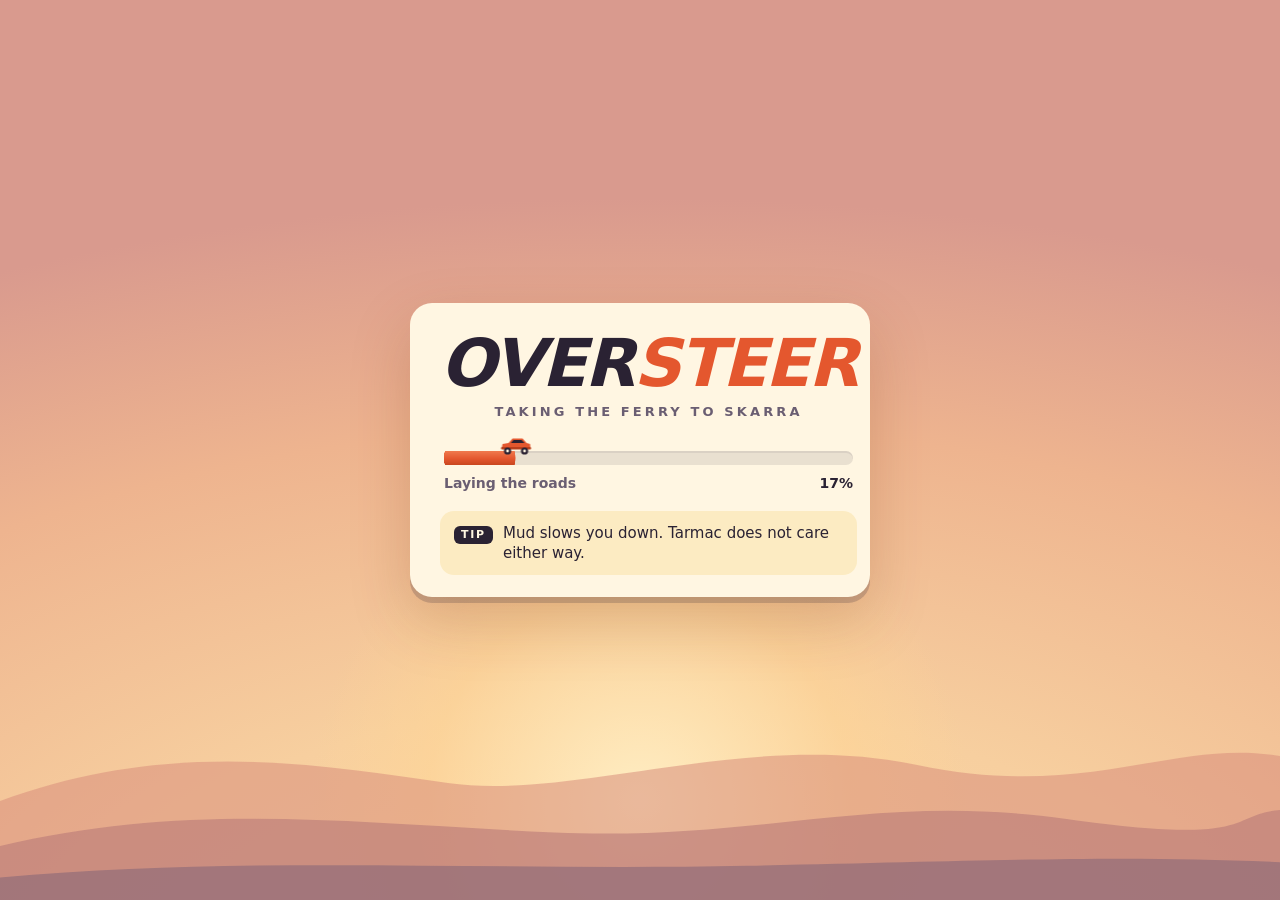
<file: index.html>
<!doctype html>
<html lang="en">
  <head>
    <meta charset="utf-8" />
    <meta name="robots" content="noindex, nofollow" />
    <meta name="viewport" content="width=device-width, initial-scale=1, maximum-scale=1, viewport-fit=cover, user-scalable=no" />
    <meta name="theme-color" content="#f7cf9f" />
    <!-- (phones: a home-screen copy opens full screen; no phone-number links in the text) -->
    <meta name="mobile-web-app-capable" content="yes" />
    <meta name="apple-mobile-web-app-capable" content="yes" />
    <meta name="apple-mobile-web-app-status-bar-style" content="black-translucent" />
    <meta name="format-detection" content="telephone=no" />
    <title>Oversteer</title>
    <!-- The loading card's look lives here, so it is up from the very first paint, before the game's code and
         stylesheet have arrived (src/ui/loading.js runs it from then on). -->
    <style>
      html, body { margin: 0; height: 100%; overflow: hidden; background: #f7cf9f; }
      #boot { position: fixed; inset: 0; z-index: 50; display: grid; place-items: center; padding: 16px; box-sizing: border-box;
        font-family: 'Bahnschrift', 'DIN Alternate', 'Roboto Condensed', 'Arial Narrow', system-ui, sans-serif; color: #2a2233;
        background: radial-gradient(120% 90% at 50% 112%, #ffdca8 0%, #f7cf9f 38%, #eeb48f 72%, #d99a8e 100%);
        transition: opacity 0.5s ease; -webkit-user-select: none; user-select: none; }
      #boot.hidden { opacity: 0; pointer-events: none; }
      #boot.gone { display: none; }
      #boot .ld-sun { position: absolute; left: 50%; bottom: -26vmin; width: 74vmin; height: 74vmin; margin-left: -37vmin; border-radius: 50%;
        background: radial-gradient(circle, rgba(255, 238, 196, 0.95) 0%, rgba(255, 214, 150, 0.55) 45%, rgba(255, 200, 140, 0) 70%); pointer-events: none; }
      #boot .ld-hills { position: absolute; left: 0; bottom: 0; width: 100%; height: 30vh; pointer-events: none; }
      #boot .ld-card { position: relative; width: min(460px, 100%); box-sizing: border-box; padding: 30px 30px 22px; border-radius: 22px; background: #fff6e2;
        box-shadow: 0 6px 0 rgba(42, 34, 51, 0.2), 0 24px 60px rgba(122, 52, 20, 0.22); display: grid; gap: 14px; text-align: center; }
      #boot .ld-mark { display: block; font-size: clamp(44px, 12vw, 66px); font-style: italic; font-weight: 700; letter-spacing: -0.03em; line-height: 0.95; color: #2a2233; }
      #boot .ld-mark span { color: #e4572e; }
      #boot .ld-label { display: block; margin-top: -6px; font-size: 13px; letter-spacing: 0.24em; text-transform: uppercase; color: #6a5e72; font-weight: 600; }
      #boot .ld-track { position: relative; height: 14px; margin: 18px 4px 0; border-radius: 999px; background: rgba(42, 34, 51, 0.1); box-shadow: inset 0 2px 0 rgba(42, 34, 51, 0.08); }
      #boot .ld-fill { position: absolute; inset: 0; border-radius: 999px; background: linear-gradient(#f07a4e, #e4572e 55%, #c9471f); transform-origin: 0 50%;
        transform: scaleX(0); transition: transform 0.45s cubic-bezier(.3, .7, .3, 1); will-change: transform; }
      #boot .ld-head { position: absolute; left: 0; right: 0; bottom: 9px; height: 0; transform: translateX(0); transition: transform 0.45s cubic-bezier(.3, .7, .3, 1); will-change: transform; }
      #boot .ld-car { position: absolute; left: -17px; bottom: 0; width: 34px; height: 20px; animation: ld-bob 0.42s ease-in-out infinite alternate; }
      #boot .ld-row { display: flex; justify-content: space-between; gap: 12px; font-size: 14px; color: #6a5e72; font-weight: 600; margin: -4px 4px 0; }
      #boot .ld-pct { font-variant-numeric: tabular-nums; color: #2a2233; }
      #boot .ld-tip { margin: 6px 0 0; padding: 12px 14px; border-radius: 14px; background: rgba(242, 194, 77, 0.22); font-size: 15px; line-height: 1.35; color: #2a2233; text-align: left;
        display: flex; gap: 10px; align-items: baseline; min-height: 42px; box-sizing: border-box; }
      #boot .ld-tip em { flex: none; font-style: normal; font-size: 11px; font-weight: 700; letter-spacing: 0.16em; text-transform: uppercase; background: #2a2233; color: #fff6e2; padding: 2px 7px; border-radius: 6px; }
      #boot .ld-tip span { transition: opacity 0.3s; }
      #boot .ld-tip span.out { opacity: 0; }
      #boot .ld-go { justify-self: center; display: inline-flex; align-items: center; gap: 10px; margin-top: 4px; padding: 11px 16px 11px 24px; border: 0; border-radius: 999px;
        background: #e4572e; color: #fff; font: inherit; font-size: 19px; font-weight: 700; letter-spacing: 0.04em; cursor: pointer;
        box-shadow: 0 4px 0 #b93f1c; animation: ld-pulse 1.6s ease-in-out infinite; }
      #boot .ld-go kbd { font: inherit; font-size: 12px; font-weight: 700; background: #fff6e2; color: #2a2233; border-radius: 6px; padding: 2px 8px; }
      #boot.waiting .ld-pct { visibility: hidden; }
      @keyframes ld-pulse { 0%, 100% { transform: scale(1); } 50% { transform: scale(1.04); } }
      @keyframes ld-bob { from { transform: translateY(0) rotate(-1deg); } to { transform: translateY(-1.5px) rotate(1deg); } }
      @media (prefers-reduced-motion: reduce) { #boot .ld-car { animation: none; } }
      @media (max-height: 480px) { #boot .ld-card { padding: 18px 22px 16px; gap: 10px; } #boot .ld-tip { display: none; } }
    </style>
    <script type="module" crossorigin src="./assets/index-CMWRgO89.js"></script>
    <link rel="stylesheet" crossorigin href="./assets/index-CPla9YOM.css">
  </head>
  <body>
    <canvas id="game"></canvas>
    <div id="ui"></div>
    <div id="boot" role="progressbar" aria-label="Loading">
      <div class="ld-sun"></div>
      <svg class="ld-hills" viewBox="0 0 1200 300" preserveAspectRatio="none" aria-hidden="true">
        <path d="M0 190 C 160 120 300 150 420 170 S 700 110 860 150 S 1100 120 1200 140 L1200 300 L0 300 Z" fill="#d98f7c" opacity="0.55" />
        <path d="M0 240 C 180 190 330 215 520 225 S 820 180 1000 210 S 1150 205 1200 200 L1200 300 L0 300 Z" fill="#b97a78" opacity="0.6" />
        <path d="M0 275 C 240 250 460 268 700 262 S 1050 250 1200 258 L1200 300 L0 300 Z" fill="#8e6a78" opacity="0.65" />
      </svg>
      <div class="ld-card">
        <b class="ld-mark">OVER<span>STEER</span></b>
        <small class="ld-label">Loading</small>
        <div class="ld-track">
          <i class="ld-fill"></i>
          <div class="ld-head"><svg class="ld-car" viewBox="0 0 34 20" aria-hidden="true">
            <path d="M3 13 L4 8 L10 7 L14 2.5 L24 2.5 L28 7 L31.5 8 L32 13 Z" fill="#e4572e" />
            <path d="M15 4 L23 4 L26 7 L12.4 7 Z" fill="#2a2233" />
            <rect x="2.5" y="11" width="30" height="2.5" rx="1" fill="#b93f1c" />
            <circle cx="9" cy="15" r="3.6" fill="#2a2233" /><circle cx="9" cy="15" r="1.4" fill="#fff6e2" />
            <circle cx="26" cy="15" r="3.6" fill="#2a2233" /><circle cx="26" cy="15" r="1.4" fill="#fff6e2" />
          </svg></div>
        </div>
        <div class="ld-row"><span class="ld-stage">Fetching the game</span><span class="ld-pct">0%</span></div>
        <p class="ld-tip"><em>Tip</em><span>Hold the handbrake to swing the tail round.</span></p>
      </div>
    </div>
    <script>
      // While the game's code downloads, the bar creeps toward its first few per cent (src/ui/loading.js takes
      // over the moment the code runs, from wherever this got to).
      (function () {
        var b = document.getElementById('boot'), f = b.querySelector('.ld-fill'), h = b.querySelector('.ld-head'), pc = b.querySelector('.ld-pct');
        var t0 = Date.now(), st = window.__bootLoad = { p: 0 };
        var tick = function () {
          var p = 0.07 * (1 - Math.exp(-(Date.now() - t0) / 2500));
          st.p = p;
          f.style.transform = 'scaleX(' + p.toFixed(4) + ')';
          h.style.transform = 'translateX(' + (p * 100).toFixed(2) + '%)';
          pc.textContent = Math.floor(p * 100) + '%';
        };
        var iv = setInterval(tick, 250);
        st.stop = function () { clearInterval(iv); };
      })();
    </script>
  </body>
</html>
</file>
<file: assets/index-CPla9YOM.css>
:root{--cream: #fff6e2;--paper: #fffaf0;--ink: #2a2233;--ink2: #6a5e72;--line: rgba(42, 34, 51, .13);--orange: #e4572e;--orange-d: #b93f1c;--gold: #f2c24d;--pine: #1f8a47;--red: #c8102e;--shadow: rgba(42, 34, 51, .22);--font: "Bahnschrift", "DIN Alternate", "Roboto Condensed", "Arial Narrow", system-ui, sans-serif}*{box-sizing:border-box}html,body{margin:0;height:100%;overflow:hidden;background:#f7cf9f;color:var(--ink);font-family:var(--font);-webkit-font-smoothing:antialiased}body{user-select:none;-webkit-user-select:none;touch-action:none}#game{position:fixed;inset:0;width:100%;height:100%;display:block}#ui{position:fixed;inset:0;pointer-events:none}#ui>*{pointer-events:none}button{font:inherit;color:inherit;border:0;background:none;padding:0;cursor:pointer;text-align:left}h2,h3,p{margin:0}small{font-size:inherit}.garage{position:absolute;inset:0;display:grid;gap:14px;padding:14px;grid-template-columns:clamp(310px,31vw,450px) minmax(0,1fr) clamp(270px,24vw,340px);grid-template-rows:auto minmax(0,1fr) auto}.garage>*{pointer-events:auto}.top{grid-column:1 / -1;display:flex;align-items:center;gap:16px;min-width:0}.logo{font-size:30px;font-weight:700;font-style:italic;letter-spacing:-.02em;line-height:1;padding:6px 4px;color:var(--ink);text-shadow:0 2px 0 rgba(255,246,226,.6)}.logo span{color:var(--orange)}.tabs{display:flex;gap:4px;background:var(--ink);padding:5px;border-radius:12px;box-shadow:0 4px 0 var(--shadow);min-width:0;overflow-x:auto;scrollbar-width:none}.tab{padding:8px 16px;border-radius:8px;color:#e9dfd0;font-weight:600;font-size:15px;letter-spacing:.06em;text-transform:uppercase;white-space:nowrap}.tab.on{background:var(--orange);color:#fff}.tab.focus{outline:3px solid var(--gold);outline-offset:-1px}.wallet{margin-left:auto;display:flex;gap:8px}.wallet>div{background:var(--cream);border-radius:10px;padding:7px 12px;box-shadow:0 4px 0 var(--shadow);display:flex;align-items:baseline;gap:6px;white-space:nowrap}.wallet b{font-size:19px;font-variant-numeric:tabular-nums}.wallet small{font-size:11px;letter-spacing:.12em;color:var(--ink2)}.wallet .sp.has{background:var(--gold)}.panel{background:var(--cream);border-radius:16px;box-shadow:0 6px 0 var(--shadow);padding:16px;overflow-y:auto;overscroll-behavior:contain;scrollbar-width:thin;scrollbar-color:rgba(42,34,51,.3) transparent}.panel.left{grid-column:1;grid-row:2}.panel.right{grid-column:3;grid-row:2;align-self:start;max-height:100%}.panel h3{font-size:22px;font-weight:700;text-transform:uppercase;letter-spacing:.03em;display:flex;align-items:baseline;gap:10px;margin-bottom:12px}.panel h3 small{font-size:12px;font-weight:500;letter-spacing:.08em;color:var(--ink2)}.note{font-size:13.5px;line-height:1.45;color:var(--ink2);margin:10px 0 14px}.hints{grid-column:1 / -1;display:flex;gap:16px;justify-content:center;flex-wrap:wrap;font-size:12.5px;color:var(--ink);letter-spacing:.03em}.hints span{background:#fff6e2c7;padding:4px 10px;border-radius:999px}kbd{font:inherit;font-weight:700;background:var(--ink);color:var(--cream);border-radius:5px;padding:1px 6px;margin-right:5px;font-size:11.5px}.list{display:grid;gap:6px}.focus{outline:3px solid var(--orange);outline-offset:1px}.carrow{display:grid;grid-template-columns:14px minmax(0,1fr) auto 78px;align-items:center;gap:10px;padding:9px 10px;border-radius:10px;background:var(--paper);width:100%}.carrow.cur{background:#ffe9c2}.carrow .chip{width:14px;height:34px;border-radius:4px;box-shadow:inset 0 0 0 1px #2a223340}.nm{display:grid;min-width:0}.nm b{font-size:16px;font-weight:700;white-space:nowrap;overflow:hidden;text-overflow:ellipsis}.nm small{font-size:12px;color:var(--ink2);white-space:nowrap;overflow:hidden;text-overflow:ellipsis}.rt{display:grid;justify-items:center;padding:3px 8px;border-radius:7px;color:#fff;min-width:62px}.rt b{font-size:16px;line-height:1.1;font-variant-numeric:tabular-nums}.rt small{font-size:9.5px;letter-spacing:.1em;text-transform:uppercase}.tier-club{background:#7a8b5c}.tier-regional{background:#2f8f8a}.tier-national{background:#2d6fb8}.tier-pro{background:#7b3fa0}.tier-works{background:var(--red)}.carrow em,.tyre em,.perk em{font-style:normal;font-size:13px;font-weight:700;text-align:right;font-variant-numeric:tabular-nums}em.cur{color:var(--orange-d)}em.own{color:var(--pine)}em.price.no,.no em{color:#a8776b}.pills{display:flex;flex-wrap:wrap;gap:6px;margin-bottom:14px}.pill{padding:7px 12px;border-radius:999px;background:var(--paper);font-size:13.5px;font-weight:600;letter-spacing:.03em;box-shadow:inset 0 0 0 1.5px var(--line)}.pill.on{background:var(--ink);color:var(--cream);box-shadow:none}.part{margin-bottom:14px}.part-h{font-size:12px;font-weight:700;letter-spacing:.12em;text-transform:uppercase;color:var(--ink2);margin-bottom:6px}.levels{display:grid;gap:5px;grid-template-columns:repeat(4,minmax(0,1fr))}.levels.n2{grid-template-columns:repeat(2,minmax(0,1fr))}.levels.n3{grid-template-columns:repeat(3,minmax(0,1fr))}.lvl{display:grid;gap:1px;padding:8px;border-radius:9px;background:var(--paper);box-shadow:inset 0 0 0 1.5px var(--line);min-width:0}.lvl b{font-size:13.5px;white-space:nowrap;overflow:hidden;text-overflow:ellipsis}.lvl small{font-size:11.5px;color:var(--ink2);font-variant-numeric:tabular-nums}.lvl.have{background:#eef3dc}.lvl.have small{color:var(--pine)}.lvl.on{background:var(--orange);color:#fff;box-shadow:none}.lvl.on small{color:#ffe1d2}.lvl.no small{color:#a8776b}.tyre,.perk{display:grid;grid-template-columns:minmax(0,1fr) auto 64px;align-items:center;gap:10px;padding:9px 10px;border-radius:10px;background:var(--paper);width:100%;margin-bottom:6px}.perk{grid-template-columns:minmax(0,1fr) 64px;margin:0}.tyre .nm small,.perk .nm small{white-space:normal;line-height:1.3}.tyre.have,.perk.have{background:#eef3dc}.tyre.on,.perk.on{background:#ffe1b8;box-shadow:inset 0 0 0 2px var(--orange)}.minis{display:grid;grid-template-columns:repeat(2,44px);gap:3px 6px}.mini{position:relative;height:13px;background:#2a22331a;border-radius:3px;overflow:hidden}.mini i{position:absolute;inset:0 auto 0 0;background:var(--gold)}.mini u{position:relative;text-decoration:none;font-size:8.5px;letter-spacing:.06em;text-transform:uppercase;line-height:13px;padding-left:3px;display:block}.tune{background:var(--paper);border-radius:10px;padding:10px 12px;margin-bottom:8px}.tune-h{display:flex;justify-content:space-between;align-items:baseline;font-size:14.5px}.tune-h span{font-weight:700;font-variant-numeric:tabular-nums;color:var(--orange-d)}.tune-c{display:flex;justify-content:space-between;font-size:10.5px;letter-spacing:.1em;text-transform:uppercase;color:var(--ink2)}.tune.locked{opacity:.62}.need{font-size:12.5px;color:var(--ink2);margin-top:3px}input[type=range]{-webkit-appearance:none;appearance:none;width:100%;height:26px;background:transparent;margin:2px 0 0;cursor:pointer;border-radius:8px}input[type=range]::-webkit-slider-runnable-track{height:8px;border-radius:4px;background:#2a223329}input[type=range]::-moz-range-track{height:8px;border-radius:4px;background:#2a223329}input[type=range]::-webkit-slider-thumb{-webkit-appearance:none;width:20px;height:20px;margin-top:-6px;border-radius:50%;background:var(--orange);border:3px solid var(--cream);box-shadow:0 2px 0 var(--shadow)}input[type=range]::-moz-range-thumb{width:16px;height:16px;border-radius:50%;background:var(--orange);border:3px solid var(--cream)}.swatches{display:grid;grid-template-columns:repeat(10,minmax(0,1fr));gap:5px}.sw{aspect-ratio:1;border-radius:7px;box-shadow:inset 0 0 0 1.5px #2a223340}.sw.on{box-shadow:inset 0 0 0 2px var(--cream),0 0 0 2.5px var(--ink)}.spbar{height:12px;border-radius:6px;background:#2a22331f;overflow:hidden}.spbar i{display:block;height:100%;background:var(--gold)}.ghost{padding:9px 14px;border-radius:9px;font-weight:600;font-size:14px;box-shadow:inset 0 0 0 1.5px var(--line);text-align:center}.cta{display:block;width:100%;padding:13px 14px;border-radius:11px;background:var(--orange);color:#fff;font-size:18px;font-weight:700;text-transform:uppercase;letter-spacing:.06em;text-align:center;box-shadow:0 4px 0 var(--orange-d)}.cta.alt{background:var(--ink);box-shadow:0 4px #120e17;font-size:15px;padding:10px 14px}.cta.no{background:#c9b7a6;box-shadow:0 4px #a8978a}.cta.focus,.ghost.focus{outline:3px solid var(--gold);outline-offset:2px}.cc-make{font-size:12px;font-weight:700;letter-spacing:.2em;text-transform:uppercase;color:var(--orange-d)}.right h2{font-size:30px;line-height:1.02;font-weight:700;margin:2px 0 4px}.cc-meta{font-size:12.5px;color:var(--ink2);letter-spacing:.03em}.badge{display:inline-flex;align-items:baseline;gap:8px;padding:5px 12px;border-radius:8px;color:#fff;margin:10px 0 8px}.badge b{font-size:24px;font-variant-numeric:tabular-nums;line-height:1.1}.badge span{font-size:11.5px;letter-spacing:.14em;text-transform:uppercase}.badge em{font-style:normal;font-weight:700;background:#fff;border-radius:5px;padding:0 6px;font-size:15px}.blurb{font-size:13.5px;line-height:1.4;color:var(--ink2);margin-bottom:12px}.stats{display:grid;gap:7px;margin-bottom:14px}.stat{display:grid;grid-template-columns:84px minmax(0,1fr) auto;align-items:center;column-gap:8px;font-size:12.5px}.stat span{color:var(--ink2)}.stat b{font-size:13px;font-variant-numeric:tabular-nums;min-width:62px;text-align:right}.stat em{grid-column:3;font-style:normal;font-weight:700;font-size:12px;text-align:right;font-variant-numeric:tabular-nums}.bar{position:relative;height:9px;border-radius:5px;background:#2a22331f;overflow:hidden}.bar i{position:absolute;inset:0 auto 0 0;background:var(--ink);border-radius:5px}.bar u{position:absolute;top:0;bottom:0}.up{color:var(--pine)}.dn{color:var(--red)}.bar u.up{background:#4fbf6d}.bar u.dn{background:#ef6a55}.cc-actions{display:grid;gap:10px}.toast{position:absolute;left:50%;bottom:64px;transform:translate(-50%,20px);background:var(--ink);color:var(--cream);padding:10px 18px;border-radius:10px;font-size:14.5px;opacity:0;transition:opacity .2s,transform .2s;pointer-events:none!important;max-width:90vw;text-align:center}.toast.on{opacity:1;transform:translate(-50%)}.overlay{position:absolute;inset:0;display:grid;place-items:center;background:#2a223373;pointer-events:auto!important;padding:16px;z-index:20}.overlay.hidden{display:none}.sheet{background:var(--cream);border-radius:18px;box-shadow:0 8px 0 var(--shadow);padding:22px;width:min(380px,100%);display:grid;gap:10px;max-height:100%;overflow-y:auto}.sheet.wide{width:min(980px,100%)}.sheet h2{font-size:28px;text-transform:uppercase;font-weight:700;font-style:italic;letter-spacing:.01em;line-height:1.05}.sheet .sub{font-size:14.5px;color:var(--ink2);line-height:1.45;margin-bottom:4px}.pause button{padding:12px 14px;border-radius:10px;background:var(--paper);font-size:16px;font-weight:600;box-shadow:inset 0 0 0 1.5px var(--line)}.pause button.focus{background:var(--orange);color:#fff;outline:none;box-shadow:0 3px 0 var(--orange-d)}.pause .sheet{width:min(600px,100%);grid-template-columns:repeat(2,minmax(0,1fr));gap:8px 10px;align-content:start}.pause .sheet>h2{font-style:italic}.overlay.pause>.sheet{zoom:var(--hs, 1)}.pause .sheet>:not(button),.pause .sheet>button[data-act=resume],.pause .sheet>button[data-act=garage]{grid-column:1 / -1}.pause .sheet>button.pset{order:2}.pause .sheet>button[data-act=garage]{order:3;margin-top:4px}.pause .sheet>.earned{order:4}.pause .sheet>.earned:empty{display:none}.pause .sheet>.sub{margin-top:-6px}.pause button.pset{display:flex;align-items:baseline;gap:10px;min-width:0}.pause button.pset>span{flex:0 1 auto;min-width:0;white-space:nowrap;overflow:hidden;text-overflow:ellipsis}.pause button.pset>b{margin-left:auto;flex:0 1 auto;min-width:0;white-space:nowrap;overflow:hidden;text-overflow:ellipsis;font-size:14.5px;font-weight:700;color:var(--orange-d)}.pause button.pset>b:after{content:"›";margin-left:6px;font-size:1.15em;color:var(--ink2)}.pause button.pset.focus>b,.pause button.pset.focus>b:after{color:#fff}@media(max-width:520px){.pause .sheet{grid-template-columns:minmax(0,1fr)}}@media(max-height:520px)and (min-width:640px){.pause .sheet{width:min(840px,100%);grid-template-columns:repeat(3,minmax(0,1fr));gap:5px 8px;padding:12px 18px}.pause .sheet>button[data-act=garage]{margin-top:2px}.pause .sheet>.earned{font-size:13px}.pause .sheet>h2{font-size:22px;grid-column:1 / 2}.pause .sheet>.sub{font-size:13px;margin:0;grid-column:2 / -1;align-self:center;text-align:right}.pause button{padding:7px 12px;font-size:14.5px}.pause button.pset>b{font-size:13.5px}}.overlay.lobby>.sheet{zoom:var(--lz, 1)}.overlay.lobby .ghost{display:flex;align-items:center;justify-content:center;gap:8px}.overlay.lobby .ghost kbd{margin:0}.earned{font-size:13.5px;color:var(--pine);font-weight:700;min-height:1em}.slots{display:grid;grid-template-columns:repeat(4,minmax(0,1fr));gap:10px}.slot{background:var(--paper);border-radius:12px;padding:12px;display:grid;gap:8px;align-content:start;min-height:190px;box-shadow:inset 0 0 0 1.5px var(--line)}.slot.empty{opacity:.6;place-content:center;justify-items:center}.slot.ready{box-shadow:inset 0 0 0 3px var(--pine);background:#eef3dc}.slot-n{font-size:26px;font-weight:700;font-style:italic;color:var(--orange);line-height:1}.slot-wait,.slot-dev{font-size:12px;letter-spacing:.1em;text-transform:uppercase;color:var(--ink2)}.slot-car{display:grid;grid-template-columns:auto minmax(0,1fr) auto;gap:6px;align-items:center}.slot-car i{font-style:normal;color:var(--orange)}.slot-car b{display:block;font-size:15.5px;line-height:1.15}.slot-car span{font-size:11.5px;color:var(--ink2)}.slot-keys{font-size:11.5px;color:var(--ink2);line-height:1.35}.slot-state{font-size:12.5px;font-weight:700}.slot.ready .slot-state{color:var(--pine);font-size:18px;letter-spacing:.08em}.drive{position:absolute;inset:0}.hud{position:absolute;color:#fff8ea;text-shadow:0 2px 0 rgba(42,34,51,.55);overflow:hidden}.drive.split .hud{box-shadow:inset 0 0 0 2px #2a2233d9}.hud-top{position:absolute;left:16px;top:14px;display:flex;gap:12px;align-items:flex-start}.hud-lap{font-size:13px;line-height:1.5;background:#2a223399;border-radius:9px;padding:6px 11px;text-shadow:none}.hud-lap .k{font-size:10.5px;letter-spacing:.14em;opacity:.75;display:inline-block;width:38px}.hud-lap b{font-size:16px;font-variant-numeric:tabular-nums}.hud-tag{background:var(--orange);border-radius:8px;padding:4px 10px;font-weight:700;font-style:italic;font-size:18px;text-shadow:none}.hud-speed{position:absolute;right:20px;bottom:16px;display:grid;grid-template-columns:auto auto;column-gap:12px;align-items:end;justify-items:end}.gear{width:54px;height:54px;border-radius:12px;background:var(--orange);display:grid;place-items:center;font-size:34px;font-weight:700;font-style:italic;box-shadow:0 4px #2a223380;text-shadow:none}.num{display:flex;align-items:baseline;gap:6px}.num b{font-size:68px;line-height:.9;font-weight:700;font-style:italic;font-variant-numeric:tabular-nums;letter-spacing:-.02em;min-width:2.2ch;text-align:right}.num span{font-size:13px;letter-spacing:.14em;text-transform:uppercase}.rpm{grid-column:1 / -1;width:230px;height:9px;border-radius:5px;background:#2a223380;overflow:hidden;margin-top:8px}.rpm i{display:block;height:100%;background:var(--gold);transform-origin:left}.rpm i.hot{background:#ff5b3a}.hud.has-gauges .hud-speed{display:none}.surf{grid-column:1 / -1;font-size:11.5px;letter-spacing:.16em;text-transform:uppercase;margin-top:5px;opacity:.9}.hud-skill{position:absolute;left:50%;top:16px;transform:translate(-50%,-12px);background:#2a2233c7;border-radius:12px;padding:8px 18px 10px;text-align:center;min-width:190px;opacity:0;transition:opacity .18s,transform .18s;text-shadow:none}.hud-skill.on{opacity:1;transform:translate(-50%)}.sk-name{font-size:12.5px;letter-spacing:.16em;text-transform:uppercase;color:var(--gold);min-height:1.2em}.sk-total{display:flex;justify-content:center;align-items:baseline;gap:8px}.sk-total b{font-size:30px;font-style:italic;font-variant-numeric:tabular-nums;line-height:1.1}.sk-total i{font-style:normal;font-weight:700;font-size:16px;color:var(--orange);background:#fff3dc;border-radius:6px;padding:0 6px}.sk-bar{height:4px;border-radius:2px;background:#fff3;overflow:hidden;margin-top:5px}.sk-bar i{display:block;height:100%;background:var(--gold);transform-origin:left}.hud-map{position:absolute;left:16px;bottom:16px;width:168px;height:168px;border-radius:50%;box-shadow:0 4px #2a223373}.hud.small .hud-map{width:110px;height:110px;left:10px;bottom:10px}.hud-flash{position:absolute;left:50%;top:96px;transform:translate(-50%) scale(.8);font-size:30px;font-weight:700;font-style:italic;opacity:0;transition:opacity .2s,transform .2s;white-space:nowrap}.hud-flash.on{opacity:1;transform:translate(-50%) scale(1)}.hud-flash.bank{color:var(--gold)}.hud-flash.lost{color:#ff8a73}.hud-msg{position:absolute;left:50%;bottom:22%;transform:translate(-50%);background:#2a2233b8;border-radius:10px;padding:7px 16px;font-size:16px;font-weight:600;opacity:0;transition:opacity .2s;white-space:nowrap;text-shadow:none}.hud-msg.on{opacity:1}.hud.small .num b{font-size:44px}.hud.small .gear{width:40px;height:40px;font-size:25px;border-radius:9px}.hud.small .rpm{width:160px}.hud.small .hud-flash{font-size:22px;top:78px}.hud.small .sk-total b{font-size:22px}.hud.small .hud-skill{padding:5px 12px 7px;min-width:150px;top:10px}.hud.small .hud-top{left:10px;top:10px}.hud.small .hud-speed{right:12px;bottom:10px}.drive-hint{position:absolute;left:50%;top:14px;transform:translate(-50%);display:flex;flex-wrap:wrap;justify-content:center;gap:4px 14px;text-align:center;background:#2a2233c7;color:#fff8ea;border-radius:12px;padding:7px 14px;font-size:13px;font-weight:600;transition:opacity .6s;max-width:min(760px,calc(100% - 440px));line-height:1.35;text-shadow:none}.drive-hint>span{white-space:nowrap}.drive-hint kbd{background:var(--cream);color:var(--ink);margin:0 2px 0 0;padding:0 5px;font-size:11.5px;border-radius:4px;box-shadow:0 1px #00000059}.drive-hint kbd:last-of-type{margin-right:5px}.drive-hint b{color:var(--gold);margin-right:4px}.drive-hint>span.grp{white-space:normal;display:flex;flex-wrap:wrap;justify-content:center;gap:2px 12px}.drive-hint .grp>span{white-space:nowrap}.drive-hint.gone{opacity:0}.drive-hint:not(:has(.grp)){display:block;text-wrap:balance;padding:5px 7px}.drive-hint:not(:has(.grp))>span{display:inline-block;margin:2px 7px}.drive:not(.split):has(.q-track.on,.q-say.on,.q-toast.on)>.drive-hint{max-width:min(760px,calc(100% - 704px))}@media(max-width:760px),(max-height:520px){.drive:not(.split)>.drive-hint,.drive:not(.split):has(.q-track.on,.q-say.on,.q-toast.on)>.drive-hint{left:10px;right:10px;transform:none;width:fit-content;margin:0 auto;max-width:calc(100% - 20px);top:10px}.drive:has(.q-track.on,.q-say.on,.q-toast.on)>.drive-hint{opacity:0}.drive:not(.split):has(.gw-card)>.drive-hint{opacity:0}}.hud>.hud-top,.hud>.hud-skill,.hud>.hud-flash,.hud>.hud-msg,.hud>.hud-map,.hud>.hud-wx,.hud>.wm-gps,.gw-card,.gw-ring,.gw-tools,.gw-brief,.gw-big,.gw-intro,.gw-board-card,.drive-hint,.q-left,.q-prompt,.q-card,.q-result,.q-toasts,.r-panel,.r-lights,.r-note{zoom:var(--hs, 1)}@media(max-width:900px){.garage{grid-template-columns:minmax(0,1.25fr) minmax(0,1fr);grid-template-rows:auto 30vh minmax(0,1fr) auto;gap:10px;padding:10px}.panel.left{grid-column:1;grid-row:3}.panel.right{grid-column:2;grid-row:3;align-self:stretch}.logo{font-size:22px}.tab{padding:7px 10px;font-size:13px}.hints{display:none}.slots{grid-template-columns:repeat(2,minmax(0,1fr))}.right h2{font-size:22px}.blurb{display:none}}@media(max-width:620px){.garage{grid-template-columns:minmax(0,1fr);grid-template-rows:auto 26vh minmax(0,1fr) auto}.top{flex-wrap:wrap;gap:8px}.tabs{order:3;width:100%}.panel.left{grid-column:1;grid-row:3}.panel.right{grid-column:1;grid-row:4;max-height:34vh}.stats{display:none}}@media(max-height:560px)and (min-width:901px){.panel{padding:12px}.blurb{display:none}.right h2{font-size:24px}}@media(prefers-reduced-motion:reduce){*{transition:none!important}}.gx,.gx-modal{--cream: #fff6e2;--paper: #fffaf0;--ink: #2a2233;--ink2: #6a5e72;--line: rgba(42, 34, 51, .13);--orange: #e4572e;--orange-d: #b93f1c;--gold: #f2c24d;--pine: #1f8a47;--red: #c8102e;--shadow: rgba(42, 34, 51, .22);--gx-accent: var(--orange);--font: "Bahnschrift", "DIN Alternate", "Roboto Condensed", "Arial Narrow", system-ui, sans-serif;font-family:var(--font);color:var(--ink);font-size:clamp(11px,min(1.25vw,2.222vh),48px)}.gx{position:absolute;inset:0;display:grid;gap:.75em;padding:.75em 1em .55em;grid-template-columns:32em minmax(0,1fr) 18.5em;grid-template-rows:auto minmax(0,1fr) auto}.gx>*{pointer-events:auto}.gx[data-layout=home]{grid-template-columns:46em minmax(0,1fr)}.gx[data-layout=panel]{grid-template-columns:32em minmax(0,1fr)}.gx[data-layout=wide]{grid-template-columns:50em minmax(0,1fr)}.gx[data-layout=slim]{grid-template-columns:30em minmax(0,1fr)}.gx:not([data-layout=work]) .gx-side{display:none}.gx h1,.gx h2,.gx h3,.gx h4,.gx p,.gx-modal h2,.gx-modal p{margin:0}.gx [data-nav].focus,.gx-modal [data-nav].focus{outline:none}.gx-ico{display:block;width:1.5em;height:1.5em;flex:none;overflow:visible;fill:none;stroke:currentColor;stroke-width:4.2;stroke-linecap:round;stroke-linejoin:round}.gx-ico .f{fill:currentColor;stroke:none}.gx-ico .a{stroke:var(--gx-accent)}.gx-ico .af{fill:var(--gx-accent);stroke:none}.gx-ico .ak{fill:var(--gx-accent)}.gx-badge{--t: #7a8b5c;display:inline-flex;align-items:center;vertical-align:middle;flex:none}.gx-badge b{position:relative;z-index:1;display:grid;place-items:center;width:2.75em;height:2.75em;border-radius:50%;background:#fffdf6;box-shadow:inset 0 0 0 .3em var(--t),0 .12em #2a223340;font-style:italic;font-weight:700;letter-spacing:-.02em;color:#2a2233;font-variant-numeric:tabular-nums}.gx-badge i{margin-left:-.9em;padding:.34em 1.15em .34em 1.35em;background:var(--t);color:#fff;font-style:normal;font-weight:700;font-size:.7em;letter-spacing:.12em;text-transform:uppercase;white-space:nowrap;clip-path:polygon(0 0,100% 0,calc(100% - .6em) 50%,100% 100%,0 100%)}.gx-badge.sm b{width:2.56em;height:2.56em;font-size:.7em;letter-spacing:-.04em;box-shadow:inset 0 0 0 .29em var(--t)}.gx-badge.sm i{font-size:.54em;padding-right:1em}.gx-badge.bare i{display:none}.gx-badge.changed b{animation:gx-pulse .8s infinite alternate}.t-club{--t: #7a8b5c}.t-regional{--t: #2f8f8a}.t-national{--t: #2d6fb8}.t-pro{--t: #7b3fa0}.t-works{--t: #c8102e}.t-special{--t: #5d7a3e}@keyframes gx-pulse{to{transform:scale(1.08)}}.gx-top{grid-column:1 / -1;display:flex;align-items:center;gap:.8em;min-width:0;height:2.9em}.gx-back{width:2.6em;height:2.6em;border-radius:50%;background:var(--ink);color:var(--cream);display:grid;place-items:center;box-shadow:0 .22em #2a223359;flex:none}.gx-back .gx-ico{width:1.3em;height:1.3em;margin-right:.12em}.gx-back:hover{background:var(--orange)}.gx-logo{font-size:2em;font-weight:700;font-style:italic;letter-spacing:-.02em;line-height:1;color:var(--ink);background:var(--cream);padding:.2em .5em .18em .4em;border-radius:.4em;box-shadow:0 .13em 0 var(--shadow)}.gx-logo span{color:var(--orange)}.gx-title{font-size:1.5em;font-weight:700;font-style:italic;text-transform:uppercase;letter-spacing:0;line-height:1;white-space:nowrap;color:var(--ink);background:var(--cream);padding:.36em .7em .34em .6em;border-radius:.5em;box-shadow:0 .17em 0 var(--shadow)}.gx[data-screen=home] .gx-back,.gx[data-screen=home] .gx-title{display:none}.gx:not([data-screen=home]) .gx-logo{display:none}.gx-tabs{display:flex;align-items:center;gap:.2em;margin:0 auto;background:var(--ink);padding:.3em;border-radius:.8em;box-shadow:0 .25em 0 var(--shadow);min-width:0;--gx-accent: var(--gold)}.gx-tabs:empty{display:none}.gx-tab-list{display:flex;align-items:center;gap:.2em;min-width:0;overflow-x:auto;scrollbar-width:none;scroll-padding-inline:2em}.gx-tab-list::-webkit-scrollbar{display:none}.gx-tab{display:flex;align-items:center;gap:.4em;padding:.5em .66em;border-radius:.55em;color:#e9dfd0;font-weight:600;font-size:.82em;letter-spacing:.04em;text-transform:uppercase;white-space:nowrap;flex:none}.gx-tab .gx-ico{width:1.35em;height:1.35em}.gx-tab:hover{background:#fff6e21f}.gx-tab.on{background:var(--orange);color:#fff}.gx-tab-k{display:flex;padding:0 .3em;flex:none;align-self:stretch;align-items:center}.gx-tab-k kbd{margin:0;background:#4a4056;box-shadow:none}.gx-tabs.cut-r .gx-tab-list{-webkit-mask-image:linear-gradient(to left,transparent,#000 1.8em);mask-image:linear-gradient(to left,transparent,#000 1.8em)}.gx-tabs.cut-l .gx-tab-list{-webkit-mask-image:linear-gradient(to right,transparent,#000 1.8em);mask-image:linear-gradient(to right,transparent,#000 1.8em)}.gx-tabs.cut-l.cut-r .gx-tab-list{-webkit-mask-image:linear-gradient(to right,transparent,#000 1.8em,#000 calc(100% - 1.8em),transparent);mask-image:linear-gradient(to right,transparent,#000 1.8em,#000 calc(100% - 1.8em),transparent)}.gx-wallet{margin-left:auto;display:flex;gap:.5em;flex:none}.gx-tabs:not(:empty)+.gx-wallet{margin-left:0}.gx-coin{background:var(--cream);border-radius:.65em;padding:.4em .75em;box-shadow:0 .25em 0 var(--shadow);display:flex;align-items:baseline;gap:.35em;white-space:nowrap}.gx-coin b{font-size:1.15em;font-variant-numeric:tabular-nums}.gx-coin small{font-size:.66em;letter-spacing:.12em;color:var(--ink2);font-weight:700}.gx-coin.sp.has{background:var(--gold)}.gx-main{grid-column:1;grid-row:2;min-width:0;min-height:0;display:flex}.gx-stage{grid-column:2;grid-row:2;display:flex;flex-direction:column;min-width:0;min-height:0;pointer-events:none!important}.gx-stage-free{flex:1;min-height:0}.gx-plate:empty{display:none}.gx-plate-in{margin:0 auto .3em;width:fit-content;max-width:100%;display:flex;align-items:center;gap:1.1em;background:var(--cream);border-radius:1em;padding:.6em 1em .6em 1.1em;box-shadow:0 .32em 0 var(--shadow)}.gx-plate-in>div{display:grid;min-width:0}.gx-plate-in small{font-size:.66em;font-weight:700;letter-spacing:.2em;text-transform:uppercase;color:var(--orange-d)}.gx-plate-in b{font-size:1.45em;font-style:italic;line-height:1.05;white-space:nowrap;overflow:hidden;text-overflow:ellipsis}.gx-plate-in span{font-size:.74em;color:var(--ink2)}.gx-side{grid-column:3;grid-row:2;align-self:start;max-height:100%;overflow-y:auto;scrollbar-width:thin;scrollbar-color:rgba(42,34,51,.3) transparent;background:var(--cream);border-radius:1.1em;box-shadow:0 .38em 0 var(--shadow);padding:.8em 1em .95em}.gx-hints{grid-column:1 / -1;display:flex;gap:.5em;flex-wrap:wrap;align-items:center;font-size:.78em;min-height:1.9em}.gx-hints span{display:inline-flex;align-items:center;gap:.2em;background:#fff6e2d1;padding:.22em .75em .22em .35em;border-radius:999px;font-weight:600;white-space:nowrap}.gx-key,.gx-pad{font:inherit;font-weight:700;font-size:.92em;font-size:round(.92em,1px);display:inline-grid;place-items:center;min-width:1.75em;height:1.75em;padding:0 .42em;margin:0 .18em 0 0;background:var(--ink);color:var(--cream);border-radius:.38em;box-shadow:0 .14em #120e17;line-height:1}.gx-pad{border-radius:50%;padding:0;width:1.75em}.gx-pad.sh{border-radius:.8em .8em .4em .4em;width:auto;padding:0 .5em;font-size:.8em;height:1.9em}.gx-arrows{width:1.6em;height:1.05em;fill:currentColor;display:block}.gx-dpad{width:1.15em;height:1.15em;fill:currentColor;display:block}.gx-key.mouse{min-width:0;width:1.05em;height:1.6em;border-radius:.55em;position:relative;padding:0;margin-left:.3em;margin-right:.45em}.gx-key.mouse:after{content:"";position:absolute;left:50%;top:.22em;width:.14em;height:.42em;margin-left:-.07em;border-radius:.1em;background:var(--gold)}.gx-toast{position:absolute;left:50%;bottom:3.4em;transform:translate(-50%,1em);background:var(--ink);color:var(--cream);padding:.6em 1.1em;border-radius:.7em;font-size:.92em;font-weight:600;opacity:0;transition:opacity .2s,transform .2s;pointer-events:none!important;max-width:90%;text-align:center;z-index:30;box-shadow:0 .25em #2a22334d}.gx-toast.on{opacity:1;transform:translate(-50%)}.gx-toast.bad{background:#a3261c}.gx-toast.good{background:var(--pine)}.gx-cta{display:inline-flex;align-items:center;justify-content:center;gap:.4em;padding:.7em 1.2em;border-radius:.75em;background:var(--orange);color:#fff;font-size:1.02em;font-weight:700;text-transform:uppercase;letter-spacing:.05em;text-align:center;box-shadow:0 .25em 0 var(--orange-d)}.gx-cta.sm{font-size:.84em;padding:.68em .95em}.gx-cta.off{background:#c9b7a6;box-shadow:0 .25em #a8978a}.gx-cta.focus{box-shadow:0 .25em 0 var(--orange-d),0 0 0 .16em var(--cream),0 0 0 .38em var(--ink)}.gx-btn{display:inline-flex;align-items:center;justify-content:center;gap:.45em;padding:.6em .95em;border-radius:.7em;background:var(--paper);font-size:.92em;font-weight:600;text-align:center;box-shadow:inset 0 0 0 .1em var(--line),0 .16em #2a22331f}.gx-btn .gx-ico{width:1.25em;height:1.25em}.gx-btn.sm{font-size:.8em;padding:.5em .75em}.gx-btn small{font-size:.85em;color:var(--ink2)}.gx-btn.warn{color:#a3261c}.gx-btn.quiet{background:transparent;box-shadow:none;color:var(--ink2)}.gx-btn.off{opacity:.5}.gx-btn.focus{background:var(--ink);color:var(--cream);box-shadow:0 .16em #2a22334d;--gx-accent: var(--gold);opacity:1}.gx-btn.focus small{color:#cfc4d6}.gx-row{display:flex;gap:.5em;flex-wrap:wrap;align-items:center}.gx-row.tight{gap:.4em}.gx-tiles{flex:1;align-self:center;height:100%;max-height:44em;min-height:0;display:grid;grid-template-columns:repeat(4,minmax(0,1fr));grid-template-rows:repeat(5,minmax(0,1fr));gap:.7em}.gx-tile{position:relative;display:flex;flex-direction:column;justify-content:flex-start;align-items:flex-start;text-align:left;min-width:0;min-height:0;overflow:hidden;padding:.7em .85em;border-radius:1.05em;background:var(--cream);box-shadow:0 .36em 0 var(--shadow);transition:transform .1s,box-shadow .1s,background-color .1s}.gx-tile>svg{position:static;flex:none;width:2.8em;height:2.8em;margin:-.05em 0 auto -.1em}.gx-tile b,.gx-tile small{max-width:100%;white-space:nowrap;overflow:hidden;text-overflow:ellipsis;flex:none}.gx-tile b{font-size:1.08em;font-weight:700;text-transform:uppercase;letter-spacing:.015em;line-height:1.1;padding-top:.25em}.gx-tile small{font-size:.78em;color:var(--ink2);line-height:1.25;margin-top:.15em}.gx-tile.wide{grid-column:span 2}.gx-tile.hero{grid-column:span 2;grid-row:span 2;background:var(--orange);color:#fff;box-shadow:0 .36em 0 var(--orange-d);--gx-accent: #ffd9a8;padding:1em 1.1em .95em}.gx-tile.hero>svg{width:6em;height:6em;margin:0 0 auto}.gx-tile.hero b{font-size:3em;font-style:italic;letter-spacing:0;line-height:.95}.gx-tile.hero small{font-size:.9em;color:#ffe6d6;white-space:normal}.gx-tile.hot:after{content:"";position:absolute;right:.75em;top:.75em;width:.8em;height:.8em;border-radius:50%;background:var(--gold);box-shadow:0 0 0 .2em var(--ink)}.gx-tile.focus{background:var(--ink);color:var(--cream);transform:translateY(-.22em);box-shadow:0 .58em #2a22335c;--gx-accent: var(--gold)}.gx-tile.focus small{color:#cfc4d6}.gx-tile.hero.focus{background:#f06a3d;color:#fff;box-shadow:0 .58em 0 var(--orange-d),inset 0 0 0 .24em #fff3dc;--gx-accent: #fff3dc}.gx-tile.hero.focus small{color:#fff}.gx-tile{container:gx-tile / size}@container gx-tile (max-height: 5.5em){.gx-tile:not(.hero)>svg{width:2.1em;height:2.1em}}@container gx-tile (max-height: 5em){.gx-tile:not(.hero)>small{display:none}}@container gx-tile (max-height: 3.85em){.gx-tile:not(.hero)>svg{width:1.5em;height:1.5em}}@container gx-tile (max-height: 3.25em){.gx-tile:not(.hero)>svg{display:none}}@container gx-tile (max-height: 11.2em){.gx-tile.hero>svg{width:4em;height:4em}.gx-tile.hero>small{white-space:nowrap}}@container gx-tile (max-height: 9.2em){.gx-tile.hero>svg{width:3em;height:3em}}@container gx-tile (max-height: 8.2em){.gx-tile.hero>svg{display:none}}.gx-panel{flex:1;min-width:0;min-height:0;display:flex;flex-direction:column;background:var(--cream);border-radius:1.1em;box-shadow:0 .38em 0 var(--shadow);overflow:hidden;align-self:flex-start;max-height:100%}.gx-panel-h{display:flex;align-items:center;gap:.5em .6em;flex-wrap:wrap;padding:.75em 1em .5em}.gx-panel-h h3{font-size:1.28em;font-weight:700;text-transform:uppercase;letter-spacing:.02em;margin-right:auto;display:flex;align-items:baseline;gap:.6em;white-space:nowrap;flex:1 1 7em;min-width:0;overflow:hidden}.gx-panel-h h3 small{font-size:.56em;font-weight:500;letter-spacing:.06em;color:var(--ink2);overflow:hidden;text-overflow:ellipsis;min-width:0}.gx-panel-h>.gx-btn{flex:none}.gx-scroll{flex:1;min-height:0;overflow-y:auto;overscroll-behavior:contain;padding:.3em 1em 1em;scrollbar-width:thin;scrollbar-color:rgba(42,34,51,.3) transparent}.gx-panel-f{padding:.55em 1em .7em;border-top:.1em solid var(--line);background:#fff0d2}.gx-note{font-size:.8em;line-height:1.45;color:var(--ink2);margin:.5em 0 .8em!important}.gx-empty{display:grid;justify-items:center;gap:.5em;padding:2em 1em;text-align:center;color:var(--ink2)}.gx-empty .gx-ico{width:3.4em;height:3.4em}.gx-empty b{color:var(--ink);font-size:1.05em}.gx-empty p{font-size:.82em}.gx-empty.small{padding:.8em}.gx-sp-make{font-size:.68em;font-weight:700;letter-spacing:.2em;text-transform:uppercase;color:var(--orange-d)}.gx-side h2{font-size:1.55em;font-style:italic;font-weight:700;line-height:1.04;margin:.05em 0 .12em}.gx-sp-meta{font-size:.74em;color:var(--ink2)}.gx-sp-class{display:flex;align-items:center;gap:.4em;margin:.55em 0;min-height:2.75em}.gx-sp-arrow i{font-style:normal;font-weight:700;font-size:.8em;white-space:nowrap;color:var(--ink2)}.gx-sp-arrow i.up,.gx-side .up,.gx-auto-sum .up{color:var(--pine)}.gx-sp-arrow i.dn,.gx-side .dn{color:var(--red)}.gx-sp-tag{margin-left:auto;font-size:.66em;font-weight:700;letter-spacing:.08em;text-transform:uppercase;padding:.32em .6em;border-radius:.5em;background:#2a223314;white-space:nowrap}.gx-sp-tag:empty{display:none}.gx-sp-tag.on{background:var(--orange);color:#fff}.gx-sp-tag.bad{background:#f8d9d2;color:#a3261c}.gx-sp-blurb{font-size:.76em;line-height:1.38;color:var(--ink2);margin-bottom:.65em!important}.gx-sp-blurb:empty{display:none}.gx-bars{display:grid;gap:.36em;margin-bottom:.7em}.gx-bar{display:grid;grid-template-columns:5.9em minmax(0,1fr) 1.9em 2.3em;align-items:center;column-gap:.5em;font-size:.78em}.gx-bar span{color:var(--ink2)}.gx-bar b{text-align:right;font-variant-numeric:tabular-nums}.gx-bar em{font-style:normal;font-weight:700;font-size:.92em;font-variant-numeric:tabular-nums}.gx-bar .trk{position:relative;height:.74em;border-radius:.37em;background:#2a22331f;overflow:hidden}.gx-bar .trk i{position:absolute;inset:0 auto 0 0;background:var(--ink);transition:width .14s}.gx-bar .trk u{position:absolute;top:0;bottom:0;transition:left .14s,width .14s}.gx-bar .trk u.up{background:#3fb463}.gx-bar .trk u.dn{background:#ef6a55}.gx-figs{display:grid;grid-template-columns:1fr 1fr;gap:.3em .4em}.gx-fig{display:grid;grid-template-columns:minmax(0,1fr) auto;align-items:baseline;column-gap:.3em;background:var(--paper);border-radius:.5em;padding:.28em .5em .3em;min-width:0}.gx-fig span{grid-column:1 / -1;font-size:.58em;letter-spacing:.1em;text-transform:uppercase;color:var(--ink2);white-space:nowrap}.gx-fig b{font-size:.88em;font-variant-numeric:tabular-nums;white-space:nowrap}.gx-fig em{font-style:normal;font-size:.68em;font-weight:700;white-space:nowrap;font-variant-numeric:tabular-nums}.gx-fig em.same{color:var(--ink2)}.gx-fig.wide{grid-column:1 / -1}.gx-bench{margin-top:.65em;background:var(--ink);color:var(--cream);border-radius:.7em;padding:.5em .7em .55em}.gx-bench h4{font-size:.66em;letter-spacing:.18em;text-transform:uppercase;color:var(--gold);margin:0 0 .2em}.gx-bench table{width:100%;border-collapse:collapse;font-size:.74em}.gx-bench th{text-align:left;font-weight:500;color:#cfc4d6;padding:.1em 0}.gx-bench tr:first-child th{font-size:.8em;letter-spacing:.1em;text-transform:uppercase;text-align:right}.gx-bench td{text-align:right;font-weight:700;font-variant-numeric:tabular-nums;white-space:nowrap}.gx-bench td.up{color:#7fe09a!important}.gx-bench td.dn{color:#ff9c8a!important}.gx-bench td small{font-size:.82em;margin-left:.35em}.gx-filters{display:flex;gap:.35em;flex-wrap:wrap}.gx-chip{display:inline-flex;flex-direction:column;justify-content:center;padding:.28em .7em .32em;border-radius:.6em;background:var(--paper);box-shadow:inset 0 0 0 .1em var(--line);font-size:.8em;font-weight:700;line-height:1.12}.gx-chip small{font-size:.66em;font-weight:600;letter-spacing:.1em;text-transform:uppercase;color:var(--ink2)}.gx-chip.on{background:#ffe1b8;box-shadow:inset 0 0 0 .14em var(--orange)}.gx-chip.ico{--gx-accent: #e8476a;padding:.2em .55em}.gx-chip .gx-ico{width:1.5em;height:1.5em}.gx-chip.focus{background:var(--ink);color:var(--cream);box-shadow:none}.gx-chip.focus small{color:#cfc4d6}.gx-cards{display:grid;grid-template-columns:repeat(3,minmax(0,1fr));gap:.6em}.gx-card{display:flex;flex-direction:column;min-width:0;text-align:left;background:var(--paper);border-radius:.8em;overflow:hidden;box-shadow:inset 0 0 0 .1em var(--line);transition:transform .08s}.gx-card-pic{position:relative;display:block;aspect-ratio:16 / 9;background:#15171b}.gx-card-pic img{display:block;width:100%;height:100%;object-fit:cover}.gx-flag{position:absolute;left:.5em;top:.5em;background:var(--orange);color:#fff;font-style:normal;font-size:.6em;font-weight:700;letter-spacing:.1em;text-transform:uppercase;padding:.22em .55em;border-radius:.4em;display:flex;align-items:center;gap:.3em}.gx-flag.ok{background:var(--pine)}.gx-flag .gx-ico{width:.95em;height:.95em}.gx-fav{position:absolute;right:.4em;top:.4em;--gx-accent: #e8476a}.gx-fav .gx-ico{width:1.25em;height:1.25em}.gx-card-t{display:grid;padding:.4em .6em 0;min-width:0}.gx-card-t small{font-size:.6em;letter-spacing:.14em;text-transform:uppercase;color:var(--orange-d);font-weight:700}.gx-card-t b{font-size:.95em;white-space:nowrap;overflow:hidden;text-overflow:ellipsis}.gx-card-b{display:flex;align-items:center;justify-content:space-between;gap:.4em;padding:.3em .6em .5em;min-height:2.5em}.gx-card-b em{font-style:normal;font-size:.72em;font-weight:700;color:var(--ink2);text-align:right;white-space:nowrap;font-variant-numeric:tabular-nums}.gx-card-p{display:block;padding:0 .65em .55em;margin-top:-.15em}.gx-card-p em{font-style:normal;font-size:.86em;font-weight:700;white-space:nowrap;font-variant-numeric:tabular-nums}.gx-card-p em.own{color:var(--pine)}.gx-card-p em.poor{color:#a3261c}.gx-card-p em small{display:block;font-size:.74em;font-weight:600;line-height:1.15}.gx-card.cur{background:#ffe9c2}.gx-card.poor .gx-card-pic img{filter:saturate(.6) brightness(.97)}.gx-card.focus{box-shadow:inset 0 0 0 .1em var(--line),0 0 0 .2em var(--ink);transform:translateY(-.12em)}.gx-maker h4{display:flex;align-items:baseline;gap:.7em;margin:.9em 0 .45em;font-size:.84em;letter-spacing:.16em;text-transform:uppercase;scroll-margin-top:.5em}.gx-maker h4 small{font-size:.82em;letter-spacing:.06em;color:var(--ink2);font-weight:500;text-transform:none}.gx-maker h4:after{content:"";flex:1;height:.12em;background:var(--line)}.gx-maker:first-child h4{margin-top:.1em}.gx-part{margin-bottom:.85em}.gx-part-h{display:flex;align-items:baseline;gap:.6em;margin-bottom:.35em}.gx-part-h b{font-size:.8em;font-weight:700;letter-spacing:.1em;text-transform:uppercase;white-space:nowrap}.gx-part-h span{font-size:.74em;color:var(--ink2);line-height:1.25;display:flex;align-items:center;gap:.35em;min-width:0}.gx-part-h .gx-ico{width:1.1em;height:1.1em}.gx-part.off{opacity:.6;margin-bottom:.5em}.gx-levels{display:grid;grid-template-columns:repeat(var(--n, 4),minmax(0,1fr));gap:.4em}.gx-lvl{display:flex;flex-direction:column;align-items:flex-start;gap:.18em;min-height:5.2em;min-width:0;padding:.5em .55em .45em;border-radius:.7em;text-align:left;background:var(--paper);box-shadow:inset 0 0 0 .1em var(--line)}.gx-lvl b{font-size:.86em;line-height:1.1}.gx-lvl .fx{display:grid;gap:.04em}.gx-lvl .fx i{font-style:normal;font-size:.66em;color:var(--ink2);line-height:1.2}.gx-lvl .st{margin-top:auto;padding-top:.2em;font-size:.76em;font-weight:700;font-variant-numeric:tabular-nums;line-height:1.15}.gx-lvl .st small{display:block;font-size:.8em;font-weight:600}.gx-lvl .st .gx-ico{display:inline-block;width:1em;height:1em;vertical-align:-.14em;margin-right:.25em;stroke-width:6}.gx-lvl.is-fitted{background:#ffe1b8;box-shadow:inset 0 0 0 .16em var(--orange)}.gx-lvl.is-fitted .st{color:var(--orange-d)}.gx-lvl.is-owned{background:#eef3dc}.gx-lvl.is-owned .st{color:var(--pine)}.gx-lvl.is-poor .st{color:#a3261c}.gx-lvl.is-nofit{background:transparent;box-shadow:inset 0 0 0 .1em var(--line)}.gx-lvl.is-nofit b,.gx-lvl.is-nofit .fx i{opacity:.5}.gx-lvl.is-nofit .st{font-weight:600;color:var(--ink2)}.gx-lvl.focus{box-shadow:inset 0 0 0 .1em var(--line),0 0 0 .2em var(--ink)}.gx-lvl.is-fitted.focus{box-shadow:inset 0 0 0 .16em var(--orange),0 0 0 .2em var(--ink)}.gx-minis{display:grid;gap:.16em;width:100%;margin:.1em 0}.gx-mini{display:grid;grid-template-columns:4.6em minmax(0,1fr);align-items:center;gap:.3em;font-size:.6em}.gx-mini u{text-decoration:none;text-transform:uppercase;letter-spacing:.06em;color:var(--ink2)}.gx-mini>span{height:.62em;border-radius:.31em;background:#2a22331f;overflow:hidden}.gx-mini>span i{display:block;height:100%;background:var(--gold);border-radius:.31em}.gx-minis.col{margin:.4em 0 .6em;gap:.3em}.gx-mini.big{font-size:.74em;grid-template-columns:4.6em minmax(0,1fr) 2.4em}.gx-mini.big b{text-align:right;font-variant-numeric:tabular-nums}.gx-detail{display:grid;gap:.16em;min-height:3.5em;align-content:start}.gx-detail b{font-size:.8em;text-transform:uppercase;letter-spacing:.08em}.gx-detail>span{font-size:.78em;color:var(--ink2);line-height:1.3}.gx-chips{display:flex;flex-wrap:wrap;gap:.3em;margin-top:.1em}.gx-chips i{font-style:normal;font-weight:700;color:var(--ink);background:#2a223317;border-radius:.4em;padding:.08em .45em}.gx-pick{display:flex;gap:.4em;flex-wrap:wrap}.gx-pick-b{flex:1;display:grid;justify-items:center;padding:.45em .6em .5em;border-radius:.7em;background:var(--paper);box-shadow:inset 0 0 0 .1em var(--line),inset 0 .34em 0 var(--t)}.gx-pick-b b{font-size:.92em;text-transform:uppercase;letter-spacing:.04em;margin-top:.3em}.gx-pick-b small{font-size:.66em;color:var(--ink2)}.gx-pick-b.on{background:var(--t);color:#fff;box-shadow:none}.gx-pick-b.on small{color:#ffffffd9}.gx-pick-b.focus{box-shadow:inset 0 .34em 0 var(--t),0 0 0 .2em var(--ink)}.gx-pick-b.on.focus{box-shadow:0 0 0 .14em var(--cream),0 0 0 .34em var(--ink)}.gx-auto-sum{display:flex;align-items:center;justify-content:center;gap:.8em;padding:.2em 0}.gx-auto-list{list-style:none;margin:0;padding:0;display:grid;grid-template-columns:1fr 1fr;gap:.25em .6em;font-size:.8em}.gx-auto-list li{display:grid;grid-template-columns:minmax(0,1fr) auto auto;gap:.5em;padding:.25em .5em;background:var(--paper);border-radius:.4em;white-space:nowrap}.gx-auto-list b{overflow:hidden;text-overflow:ellipsis}.gx-auto-list span{color:var(--ink2)}.gx-auto-list em{font-style:normal;font-weight:700;font-variant-numeric:tabular-nums}.gx input[type=range],.gx-modal input[type=range]{-webkit-appearance:none;appearance:none;display:block;width:100%;height:1.7em;margin:.1em 0 0;background:transparent;cursor:pointer;border-radius:.5em;font-size:inherit}.gx input[type=range]::-webkit-slider-runnable-track{height:.56em;border-radius:.28em;background:linear-gradient(to right,var(--orange) var(--p, 50%),rgba(42,34,51,.16) var(--p, 50%))}.gx input[type=range]::-moz-range-track{height:.56em;border-radius:.28em;background:linear-gradient(to right,var(--orange) var(--p, 50%),rgba(42,34,51,.16) var(--p, 50%))}.gx input[type=range]::-webkit-slider-thumb{-webkit-appearance:none;width:1.35em;height:1.35em;margin-top:-.4em;border-radius:50%;background:var(--cream);border:.3em solid var(--orange);box-shadow:0 .14em 0 var(--shadow)}.gx input[type=range]::-moz-range-thumb{width:.8em;height:.8em;border-radius:50%;background:var(--cream);border:.3em solid var(--orange)}.gx input[type=range].focus::-webkit-slider-thumb{border-color:var(--ink);transform:scale(1.18)}.gx input[type=range].focus::-moz-range-thumb{border-color:var(--ink)}.gx-range{position:relative;padding-bottom:.2em}.gx-range .def{position:absolute;bottom:0;left:calc(.675em + (100% - 1.35em) * var(--d, .5));width:.16em;height:.42em;margin-left:-.08em;border-radius:.08em;background:var(--ink2)}.gx-tune{background:var(--paper);border-radius:.8em;padding:.6em .8em .65em;margin-bottom:.55em;box-shadow:inset 0 0 0 .1em var(--line)}.gx-tune:has(input.focus){box-shadow:inset 0 0 0 .18em var(--ink)}.gx-tune-h{display:flex;justify-content:space-between;align-items:baseline;gap:.8em}.gx-tune-h b{font-size:.96em}.gx-tune-h output,.gx-numcard output{font-size:.82em;font-weight:700;color:var(--orange-d);font-variant-numeric:tabular-nums;text-align:right}.gx-tune-ends{display:flex;justify-content:space-between;font-size:.62em;letter-spacing:.1em;text-transform:uppercase;color:var(--ink2);margin-top:.1em}.gx-help{font-size:.76em;line-height:1.36;color:var(--ink2);margin-top:.4em!important}.gx-tune.locked{background:#2a22330d;box-shadow:none}.gx-tune.locked .gx-tune-h b{color:var(--ink2)}.gx-need{display:flex;align-items:center;gap:.45em;font-size:.78em;color:var(--ink2);margin:.3em 0 .1em!important}.gx-need .gx-ico{width:1.25em;height:1.25em;--gx-accent: #cdbfae}.gx-need+.gx-btn{margin-top:.4em}.gx-soon{display:flex;gap:.8em;align-items:flex-start;padding:.9em;margin-bottom:.55em;border-radius:.8em;border:.14em dashed rgba(42,34,51,.28)}.gx-soon>.gx-ico{width:2.3em;height:2.3em}.gx-soon b{display:block;font-size:.98em}.gx-soon span{display:block;font-size:.7em;font-weight:700;letter-spacing:.1em;text-transform:uppercase;color:var(--orange-d);margin:.15em 0 .3em}.gx-soon p{font-size:.78em;line-height:1.38;color:var(--ink2)}.gx-chart{background:var(--paper);border-radius:.8em;padding:.55em .7em .35em;box-shadow:inset 0 0 0 .1em var(--line)}.gx-chart-h{display:flex;justify-content:space-between;align-items:baseline;gap:.6em}.gx-chart-h b{font-size:.8em;text-transform:uppercase;letter-spacing:.1em}.gx-chart-h span{font-size:.7em;color:var(--ink2);white-space:nowrap}.gx-gears{display:block;width:100%;height:auto;margin-top:.2em}.gx-gears path{fill:none}.gx-gears .grid{stroke:#2a22331a;stroke-width:1}.gx-gears .axis{stroke:#2a2233;stroke-width:1.4}.gx-gears .red{stroke:#c8102e;stroke-width:1;stroke-dasharray:3 3}.gx-gears .was{stroke:#2a223361;stroke-width:1.5;stroke-dasharray:4 3}.gx-gears .now{stroke:#e4572e;stroke-width:2.4;stroke-linejoin:round;stroke-linecap:round}.gx-gears text{font-size:7.5px;fill:#6a5e72}.gx-gears text.gear{font-size:9px;font-weight:700;fill:#2a2233}.gx-slots{list-style:none;margin:0;padding:0;display:grid;gap:.4em}.gx-slots li{display:grid;grid-template-columns:minmax(0,1fr) auto auto auto;gap:.4em;align-items:center;background:var(--paper);border-radius:.7em;padding:.5em .6em .5em .8em;box-shadow:inset 0 0 0 .1em var(--line)}.gx-slots li.on{background:#eef3dc}.gx-slots b{display:block;font-size:.96em}.gx-slots small{display:block;font-size:.72em;color:var(--ink2);white-space:nowrap;overflow:hidden;text-overflow:ellipsis}.gx-newtune{display:grid;grid-template-columns:minmax(0,1fr) auto;gap:.6em;align-items:end}.gx-newtune label{display:grid;gap:.25em;font-size:.66em;letter-spacing:.12em;text-transform:uppercase;color:var(--ink2);font-weight:700}.gx-input{font:inherit;font-size:1.45em;font-weight:600;letter-spacing:0;text-transform:none;width:100%;padding:.5em .7em;border-radius:.55em;border:.1em solid rgba(42,34,51,.25);background:#fffdf6;color:var(--ink);user-select:text;-webkit-user-select:text;touch-action:auto}.gx-input:focus{outline:.14em solid var(--orange);outline-offset:0}.gx-newtune.off label{opacity:.4}.gx-swatches{display:grid;grid-template-columns:repeat(12,minmax(0,1fr));gap:.32em}.gx-sw{position:relative;aspect-ratio:1;border-radius:.42em;box-shadow:inset 0 0 0 .1em #2a223340;transition:transform .06s}.gx-sw.on{box-shadow:inset 0 0 0 .18em var(--cream),0 0 0 .18em var(--ink)}.gx-sw.focus{transform:scale(1.18);z-index:1;box-shadow:inset 0 0 0 .1em #2a223340,0 0 0 .16em var(--cream),0 0 0 .34em var(--orange)}.big-sw .gx-swatches{grid-template-columns:repeat(6,minmax(0,1fr));gap:.5em}.big-sw .gx-sw{border-radius:.7em}.gx-mixer{display:grid;grid-template-columns:5.4em minmax(0,1fr);gap:.8em;background:var(--paper);border-radius:.8em;padding:.6em .7em;box-shadow:inset 0 0 0 .1em var(--line)}.gx-mix-chip{border-radius:.6em;background:var(--mix);box-shadow:inset 0 0 0 .1em #2a223340;display:flex;align-items:flex-end;justify-content:center;padding:.35em}.gx-mix-chip output{font-size:.62em;font-weight:700;letter-spacing:.04em;background:#fffdf6e0;border-radius:.3em;padding:.1em .4em}.gx-mix-rows{display:grid;gap:.1em}.gx-mix-row{display:grid;grid-template-columns:6.6em minmax(0,1fr);align-items:center;font-size:.76em;color:var(--ink2)}.gx-mix-row input{font-size:1.3158em!important}.gx .gx-mix-row input[type=range]::-webkit-slider-runnable-track{height:.8em;border-radius:.4em;box-shadow:inset 0 0 0 .08em #2a223340}.gx .gx-mix-row input[type=range]::-webkit-slider-thumb{margin-top:-.28em;border-color:var(--ink);background:var(--mix)}.gx .gx-mix-h::-webkit-slider-runnable-track{background:linear-gradient(to right,#e33,#e3e333,#3c3,#3cc,#33e,#e3e,#e33)!important}.gx .gx-mix-s::-webkit-slider-runnable-track{background:linear-gradient(to right,var(--mix-s0),var(--mix-s1))!important}.gx .gx-mix-v::-webkit-slider-runnable-track{background:linear-gradient(to right,#000,var(--mix-v1))!important}.gx .gx-mix-h::-moz-range-track{background:linear-gradient(to right,#e33,#e3e333,#3c3,#3cc,#33e,#e3e,#e33)}.gx .gx-mix-s::-moz-range-track{background:linear-gradient(to right,var(--mix-s0),var(--mix-s1))}.gx .gx-mix-v::-moz-range-track{background:linear-gradient(to right,#000,var(--mix-v1))}.gx-opts{display:grid;gap:.5em;margin-bottom:.6em}.gx-opts.three{grid-template-columns:repeat(3,minmax(0,1fr))}.gx-opts.two{grid-template-columns:repeat(2,minmax(0,1fr))}.gx-opts.three .gx-opt.pic b{font-size:.86em}.gx-opts.three .gx-opt.pic small{font-size:.66em}.gx-opts.six{grid-template-columns:repeat(6,minmax(0,1fr));gap:.35em}.gx-opts.four{grid-template-columns:repeat(4,minmax(0,1fr));gap:.35em}.gx-opt{display:flex;flex-direction:column;align-items:center;gap:.22em;min-width:0;padding:.7em .5em .6em;border-radius:.8em;text-align:center;background:var(--paper);box-shadow:inset 0 0 0 .1em var(--line)}.gx-opt b{font-size:.9em}.gx-opt b i{font-style:normal;font-size:.62em;letter-spacing:.08em;text-transform:uppercase;background:var(--ink);color:var(--cream);border-radius:.35em;padding:.14em .45em;margin-left:.5em;vertical-align:.15em}.gx-opt small{font-size:.7em;color:var(--ink2);line-height:1.25;padding:0 .3em}.gx-opt.on{background:#ffe1b8;box-shadow:inset 0 0 0 .16em var(--orange)}.gx-opt.focus{box-shadow:inset 0 0 0 .1em var(--line),0 0 0 .2em var(--ink)}.gx-opt.on.focus{box-shadow:inset 0 0 0 .16em var(--orange),0 0 0 .2em var(--ink)}.gx-opt.pic{padding:0 0 .55em;overflow:hidden}.gx-opt.pic img{display:block;width:100%;aspect-ratio:16 / 9;object-fit:cover;background:#15171b;margin-bottom:.25em}.gx-opt.wheel{padding:.5em .2em .45em}.gx-opt.wheel .gx-ico{width:2.9em;height:2.9em}.gx-opt.wheel b{font-size:.64em;line-height:1.1}.gx-ball{width:3.6em;height:3.6em;border-radius:50%;margin-bottom:.2em;background-color:var(--c);box-shadow:inset -.55em -.65em #0003,inset 0 0 0 .08em #2a223333}.gx-ball.gloss{background-image:radial-gradient(circle at 34% 28%,#fff 0 10%,transparent 11%)}.gx-ball.metallic{background-image:radial-gradient(circle at 34% 28%,#fff 0 6%,rgba(255,255,255,.5) 7% 27%,rgba(255,255,255,.18) 28% 46%,transparent 47%)}.gx-ball.matte{box-shadow:inset -.55em -.65em #0000001a,inset 0 0 0 .08em #2a223333}.gx-numcard{display:grid;grid-template-columns:auto minmax(0,1fr);gap:1em;align-items:center;background:var(--paper);border-radius:.8em;padding:.8em;margin-bottom:.6em;box-shadow:inset 0 0 0 .1em var(--line)}.gx-numcard .gx-btn{margin-top:.5em}.gx-roundel{width:5.6em;height:5.6em;border-radius:50%;background:#f7f3e8;box-shadow:inset 0 0 0 .42em #16181c;display:grid;place-items:center}.gx-roundel b{font-size:2.5em;font-weight:700;color:#16181c;font-variant-numeric:tabular-nums}.gx-skillbar{display:grid;grid-template-columns:auto minmax(0,1fr);gap:1.2em;align-items:center;background:var(--ink);color:var(--cream);border-radius:.8em;padding:.7em 1em}.gx-skill-n{display:flex;align-items:baseline;gap:.45em}.gx-skill-n b{font-size:2.3em;font-style:italic;font-weight:700;line-height:1;color:#cfc4d6}.gx-skill-n.has b{color:var(--gold)}.gx-skill-n small{font-size:.7em;letter-spacing:.08em;text-transform:uppercase}.gx-meter{height:.7em;border-radius:.35em;background:#ffffff2e;overflow:hidden}.gx-meter i{display:block;height:100%;background:var(--gold);border-radius:.35em}.gx-skill-p span{display:block;font-size:.72em;margin-top:.35em;color:#cfc4d6}.gx-perks{display:grid;grid-template-columns:repeat(2,minmax(0,1fr));gap:.5em}.gx-perk{display:grid;grid-template-columns:auto minmax(0,1fr) auto;gap:.7em;align-items:center;padding:.6em .75em;border-radius:.8em;text-align:left;background:var(--paper);box-shadow:inset 0 0 0 .1em var(--line)}.gx-perk-c{width:2.6em;height:2.6em;border-radius:50%;background:var(--ink);color:var(--gold);display:grid;place-items:center;align-content:center;line-height:1}.gx-perk-c b{font-size:1.05em}.gx-perk-c small{font-size:.5em;letter-spacing:.1em}.gx-perk-c .gx-ico{width:1.4em;height:1.4em;stroke-width:6}.gx-perk>span:nth-child(2) b{display:block;font-size:.96em}.gx-perk>span:nth-child(2) small{display:block;font-size:.74em;color:var(--ink2);line-height:1.3}.gx-perk em{font-style:normal;font-size:.72em;font-weight:700;white-space:nowrap}.gx-perk.on{background:#eef3dc}.gx-perk.on .gx-perk-c{background:var(--pine);color:#fff}.gx-perk.on em{color:var(--pine)}.gx-perk.poor em{color:#a8776b}.gx-perk.buy em{color:var(--orange-d)}.gx-perk.focus{box-shadow:inset 0 0 0 .1em var(--line),0 0 0 .2em var(--ink)}.gx-questlog .q-log>.pills{display:none}.gx-qpanel .gx-scroll{padding-top:.2em}.gx-setting{display:grid;grid-template-columns:2.3em minmax(9em,15em) minmax(0,1fr);gap:.8em;align-items:center;background:var(--paper);border-radius:.8em;padding:.65em .8em;margin-bottom:.5em;box-shadow:inset 0 0 0 .1em var(--line)}.gx-setting>.gx-ico{width:2.2em;height:2.2em}.gx-setting-t b{display:block}.gx-setting-t small{display:block;font-size:.74em;color:var(--ink2);line-height:1.3}.gx-setting-c{display:flex;align-items:center;justify-content:flex-end;gap:.7em;min-width:0}.gx-setting-c .gx-range{flex:1;max-width:17em}.gx-setting-c output{font-weight:700;min-width:2.8em;text-align:right;font-variant-numeric:tabular-nums}.gx-setting:has(input.focus){box-shadow:inset 0 0 0 .18em var(--ink)}.gx-segs{display:flex;flex-wrap:wrap;gap:.15em;padding:.2em;border-radius:.65em;background:#2a22331a}.gx-seg{padding:.42em .8em;border-radius:.5em;font-size:.84em;font-weight:700;white-space:nowrap}.gx-seg.on{background:var(--orange);color:#fff}.gx-seg.focus{box-shadow:0 0 0 .18em var(--ink)}.gx-controls{margin-top:.9em;padding-top:.6em;border-top:.1em solid var(--line)}.gx-controls h4{font-size:.72em;letter-spacing:.14em;text-transform:uppercase;color:var(--ink2);margin:0 0 .3em}.gx-controls div{display:grid;grid-template-columns:7em minmax(0,1fr);gap:.6em;font-size:.8em;padding:.2em 0}.gx-controls span{color:var(--ink2);line-height:1.35}.gx-modal{position:absolute;inset:0;display:grid;place-items:center;padding:1em;background:#2a223380;pointer-events:auto!important;z-index:20}.gx-sheet{display:grid;gap:.7em;width:min(27em,100%);max-height:100%;overflow-y:auto;scrollbar-width:thin;background:var(--cream);border-radius:1.2em;padding:1.25em 1.4em 1.3em;box-shadow:0 .5em #2a223359;animation:gx-pop .16s ease-out}.gx-sheet.wide{width:min(40em,100%)}.gx-sheet h2{font-size:1.6em;font-style:italic;font-weight:700;text-transform:uppercase;line-height:1.05}.gx-sub{font-size:.86em;line-height:1.45;color:var(--ink2)}.gx-sub b{color:var(--ink)}.gx-menu{display:grid;gap:.4em}.gx-menu .gx-btn{justify-content:flex-start}.gx-menu .gx-btn.quiet{justify-content:center}.gx-sheet-car{display:grid;grid-template-columns:9.5em minmax(0,1fr);gap:.9em;align-items:center}.gx-sheet-car small{font-size:.66em;font-weight:700;letter-spacing:.2em;text-transform:uppercase;color:var(--orange-d)}.gx-sheet-car h2{font-size:1.35em;text-transform:none;margin-bottom:.25em}.gx-sheet-pic{display:block;width:100%;aspect-ratio:16 / 9;object-fit:cover;border-radius:.6em;background:#15171b}@keyframes gx-pop{0%{transform:scale(.94);opacity:0}}@media(max-width:900px),(max-height:500px){.gx{grid-template-columns:29.5em minmax(0,1fr) 16.5em;gap:.6em;padding:.6em .7em .45em}.gx[data-layout=home]{grid-template-columns:43em minmax(0,1fr)}.gx[data-layout=panel]{grid-template-columns:29.5em minmax(0,1fr)}.gx[data-layout=wide]{grid-template-columns:46em minmax(0,1fr)}.gx[data-layout=slim]{grid-template-columns:28em minmax(0,1fr)}.gx-sp-blurb{display:none}.gx-top{height:2.6em}.gx-side{padding:.6em .8em .7em}.gx-sp-class{margin:.35em 0}.gx-bars{gap:.22em;margin-bottom:.5em}.gx-bench{margin-top:.45em;padding:.4em .6em .45em}}.gx[data-screen=tuning] .gx-fig.wide{display:none}@media(max-aspect-ratio:1/1){.gx,.gx-modal{font-size:clamp(11px,2.9vw,22px)}.gx,.gx[data-layout]{grid-template-columns:minmax(0,1fr);grid-template-rows:auto 26vh minmax(0,1fr) auto}.gx-stage{grid-column:1;grid-row:2}.gx-main{grid-column:1;grid-row:3}.gx-side,.gx-hints{display:none}.gx-tiles{max-height:none}.gx-tile:not(.hero) b,.gx-tile:not(.hero) small{white-space:normal;display:-webkit-box;-webkit-box-orient:vertical;-webkit-line-clamp:2;text-overflow:ellipsis}.gx-tile:not(.hero) b{font-size:.98em;line-height:1.08}.gx-top{flex-wrap:wrap;height:auto;row-gap:.55em}.gx-tabs{order:5;flex:1 1 100%;margin:0}.gx-tabs .gx-tab-list{flex:1}.gx-tabs:not(:empty)+.gx-wallet{margin-left:auto}}@media(prefers-reduced-motion:reduce){.gx *,.gx-modal *{transition:none!important;animation:none!important}}.gx-rt{box-shadow:inset 0 0 0 .14em var(--orange)}.gx-rt-b{gap:.6em}.gx-rt-b .gx-badge{font-size:1em}.gx-rt-b.on:not(.focus){background:#ffe1b8;box-shadow:inset 0 0 0 .14em var(--orange)}.quests{position:absolute;inset:0;pointer-events:none;color:var(--ink);font-family:var(--font)}.q-ico{width:1.6em;height:1.6em;vertical-align:-.42em;margin-right:.35em;flex:none}.q-ava{position:relative;display:inline-block;width:46px;height:60px;border-radius:23px;overflow:hidden;flex:none;box-shadow:inset 0 0 0 2.5px var(--ink)}.q-ava .top{position:absolute;left:0;right:0;bottom:0;height:42%}.q-ava .scarf{position:absolute;left:0;right:0;bottom:38%;height:9%}.q-ava .eye{position:absolute;top:31%;width:25%;height:19%;border-radius:50%;background:#fffdf6;box-shadow:inset 0 0 0 1px #2a223359}.q-ava .eye:after{content:"";position:absolute;left:30%;top:24%;width:54%;height:54%;border-radius:50%;background:#17131c}.q-ava .eye.l{left:23%}.q-ava .eye.r{right:23%}.q-ava .apron{position:absolute;left:24%;right:24%;bottom:0;height:36%;background:#fffaf0;border-radius:3px 3px 0 0}.q-ava .hat{position:absolute;left:0;right:0;top:0;height:22%}.q-ava .hat-cap{height:20%;border-bottom:3px solid rgba(42,34,51,.35)}.q-ava .hat-beanie{height:24%;border-bottom:4px solid rgba(42,34,51,.22)}.q-ava .hat-chef{height:25%;border-bottom:3px solid #e7dcc6}.q-ava .hat-straw{height:19%;border-bottom:4px solid #c8452f}.q-ava .hat-helmet{height:26%}.q-ava.small{width:30px;height:39px;border-radius:15px;box-shadow:inset 0 0 0 2px var(--ink)}.q-ava.lamb{background:#fbf6ea;border-radius:46% 46% 44% 44%}.q-ava.lamb .fleece{position:absolute;left:-8%;right:-8%;top:-6%;height:44%;border-radius:50%;background:#fbf6ea;box-shadow:inset 0 -3px #e7dcc6;z-index:1}.q-ava.lamb .face{position:absolute;inset:24% 20% 14%;border-radius:44% 44% 50% 50%;background:#3a3036}.q-ava.lamb .eye{top:40%;width:18%;height:14%;z-index:2}.q-ava.lamb .eye.l{left:28%}.q-ava.lamb .eye.r{right:28%}.q-left{position:absolute;left:16px;top:14px;width:min(320px,46vw);display:flex;flex-direction:column;align-items:flex-start;gap:8px}.q-track{display:none;width:100%;background:var(--cream);border-radius:14px;box-shadow:0 4px 0 var(--shadow);padding:10px 13px 11px}.q-track.on{display:block;animation:q-in .22s}@keyframes q-in{0%{opacity:0;transform:translate(-14px)}}.q-track-h{display:flex;align-items:center;font-size:12px;font-weight:700;letter-spacing:.12em;text-transform:uppercase;color:var(--orange-d)}.q-track-h .q-ico{width:22px;height:22px;margin-right:7px}.q-obj{font-size:17px;font-weight:700;line-height:1.2;margin-top:4px}.q-row{display:flex;justify-content:space-between;align-items:baseline;gap:10px;margin-top:3px;font-variant-numeric:tabular-nums}.q-row:has(span:empty+span:empty){display:none}.q-dist{font-size:14px;font-weight:600;color:var(--ink2)}.q-time{font-size:21px;font-weight:700;font-style:italic}.q-time.urgent{color:var(--red);animation:q-pulse .7s infinite alternate}.q-meter{display:none;grid-template-columns:auto minmax(0,1fr) auto;align-items:center;gap:8px;margin-top:6px;font-size:11.5px;font-weight:700;letter-spacing:.1em;text-transform:uppercase;color:var(--ink2)}.q-meter.on{display:grid}.q-meter em{font-style:normal;letter-spacing:.02em;text-transform:none;font-size:12.5px;color:var(--ink)}.q-bar{height:10px;border-radius:5px;background:#2a223324;overflow:hidden}.q-bar i{display:block;height:100%;width:100%;border-radius:5px;background:var(--pine);transition:width .25s}.q-bar i.warn{background:var(--gold)}.q-bar i.bad{background:var(--red)}@keyframes q-pulse{to{opacity:.45}}.q-say{display:none;gap:9px;align-items:flex-start;background:var(--paper);border-radius:4px 14px 14px;box-shadow:0 4px 0 var(--shadow);padding:8px 12px 9px 9px;transform-origin:left top}.q-say.on{display:flex}.q-say.pop{animation:q-pop .28s}.q-say b{display:block;font-size:11px;letter-spacing:.12em;text-transform:uppercase;color:var(--ink2)}.q-say p{font-size:15.5px;line-height:1.28;font-weight:600}@keyframes q-pop{0%{transform:scale(.9)}60%{transform:scale(1.03)}to{transform:none}}.q-prompt{position:absolute;left:50%;bottom:30%;transform:translate(-50%,8px);background:var(--ink);color:var(--cream);border-radius:999px;padding:8px 18px 8px 10px;font-size:16px;font-weight:600;white-space:nowrap;opacity:0;transition:opacity .15s,transform .15s;box-shadow:0 4px #2a223359}.q-prompt.on{opacity:1;transform:translate(-50%)}.q-prompt kbd,.q-card kbd{background:var(--orange);color:#fff;font-size:13px;padding:2px 8px;border-radius:6px;margin-right:7px}.q-card{position:absolute;left:50%;bottom:7%;width:min(600px,max(calc(100% - 570px),440px));transform:translate(-50%,24px);background:var(--cream);border-radius:18px;box-shadow:0 7px 0 var(--shadow);padding:14px 16px;display:grid;grid-template-columns:auto minmax(0,1fr);gap:4px 14px;opacity:0;transition:opacity .18s,transform .18s}.q-card.on{opacity:1;transform:translate(-50%);pointer-events:auto}@media(min-width:761px)and (max-width:819px)and (min-height:521px){.q-card{bottom:max(7%,190px)}}.q-card-who{grid-row:1 / span 2;display:grid;justify-items:center;align-content:start;gap:6px;width:104px;text-align:center}.q-card-who .q-ava{width:62px;height:80px;border-radius:31px}.q-card-who b{display:block;font-size:14px;line-height:1.1}.q-card-who small{display:block;font-size:11px;color:var(--ink2);line-height:1.2;margin-top:2px}.q-card-body h4{margin:0 0 4px;font-size:21px;font-weight:700;text-transform:uppercase;letter-spacing:.02em;display:flex;align-items:center;flex-wrap:wrap}.q-card-body h4 .q-ico{width:30px;height:30px;margin-right:8px}.q-card-body h4 em{margin-left:auto;font-style:normal;font-size:11px;letter-spacing:.12em;background:var(--ink);color:var(--cream);border-radius:6px;padding:3px 8px}.q-card-body p{font-size:15.5px;line-height:1.42}.q-card-foot{margin-top:8px;font-size:13px;color:var(--ink2);display:flex;flex-wrap:wrap;gap:4px 14px;align-items:center}.q-card-foot b{color:var(--pine);font-size:15px}.q-card-btns{grid-column:2;display:flex;gap:8px;margin-top:8px;flex-wrap:wrap}.q-card-btns:empty{display:none}.q-card-btns button{padding:9px 14px 9px 9px;border-radius:10px;font-size:15px;font-weight:700;background:var(--paper);box-shadow:inset 0 0 0 1.5px var(--line)}.q-card-btns button.yes{background:var(--orange);color:#fff;box-shadow:0 3px 0 var(--orange-d)}.q-card-btns button.yes kbd{background:#fff;color:var(--orange-d)}.q-card-btns button.no kbd{background:var(--ink)}.q-result{position:absolute;left:50%;top:15%;width:min(430px,calc(100% - 28px));transform:translate(-50%,-16px) scale(.96);background:var(--cream);border-radius:18px;box-shadow:0 7px 0 var(--shadow);padding:0 18px 15px;text-align:center;opacity:0;transition:opacity .25s,transform .25s;overflow:hidden}.q-result.on{opacity:1;transform:translate(-50%)}.q-res-tag{margin:0 -18px 10px;padding:6px;font-size:12px;font-weight:700;letter-spacing:.2em;text-transform:uppercase;color:#fff;background:var(--pine)}.q-res-tag.bad{background:var(--ink2)}.q-result h4{margin:0;font-size:24px;font-weight:700;text-transform:uppercase;display:flex;justify-content:center;align-items:center;flex-wrap:wrap;gap:4px 8px}.q-result h4 .q-ico{width:32px;height:32px;margin:0}.q-res-quote{display:flex;gap:9px;align-items:center;text-align:left;font-size:14.5px;line-height:1.35;font-style:italic;margin:9px 0 4px}.q-result ul{list-style:none;margin:8px 0 0;padding:0;font-size:13.5px;color:var(--ink2);display:grid;gap:2px}.q-result ul b{color:var(--ink)}.q-res-cr{margin-top:8px;font-size:34px;font-weight:700;font-style:italic;color:var(--pine);line-height:1}.q-res-cr small{font-size:14px;font-style:normal;letter-spacing:.12em}.q-res-photo,.q-toast-photo{border:5px solid #fffdf6;border-bottom-width:14px;box-shadow:0 3px 0 var(--shadow);transform:rotate(-2deg);background:#fffdf6}.q-res-photo{width:240px;max-width:80%;margin:10px auto 2px;display:block}.q-result.next.on{pointer-events:auto}.q-res-next{margin:12px -18px -15px;padding:10px 14px 12px;background:#2a22330f;display:grid;gap:7px;text-align:left}.q-res-next p{margin:0;font-size:13.5px;line-height:1.35;color:var(--ink2)}.q-res-next p b{color:var(--ink)}.q-res-next p .gx-badge{font-size:13px}.q-res-btns{display:flex;flex-wrap:wrap;gap:6px}.q-res-btns button{padding:7px 11px 7px 7px;border-radius:10px;font-size:14px;font-weight:700;background:var(--paper);box-shadow:inset 0 0 0 1.5px var(--line);display:inline-flex;align-items:center;white-space:nowrap}.q-res-btns button.yes{background:var(--orange);color:#fff;box-shadow:0 3px 0 var(--orange-d)}.q-res-btns kbd{background:var(--ink);color:#fff;font-size:12px;padding:2px 7px;border-radius:6px;margin-right:7px}.q-res-btns button.yes kbd{background:#fff;color:var(--orange-d)}@media(max-height:560px){.q-result.next{top:8px;padding-bottom:10px}.q-result.next .q-res-quote,.q-result.next .q-res-photo{display:none}.q-result.next ul{margin-top:4px;font-size:12.5px}.q-result.next .q-res-cr{font-size:24px;margin-top:4px}.q-result.next h4{font-size:19px}.q-res-next{margin:8px -18px -10px;padding:7px 12px 9px;gap:5px}.q-res-next p{font-size:12.5px}.q-res-btns button{font-size:13px;padding:5px 9px 5px 5px}}.q-medal{font-size:12px;letter-spacing:.14em;padding:3px 10px;border-radius:999px;color:var(--ink);box-shadow:inset 0 0 0 2px #2a223340;text-transform:uppercase;font-weight:700}.q-toasts{position:absolute;right:16px;top:14px;display:grid;gap:7px;justify-items:end}.q-toast{display:flex;align-items:center;gap:9px;background:var(--cream);border-radius:12px;box-shadow:0 4px 0 var(--shadow);padding:7px 13px 7px 8px;max-width:min(320px,60vw);opacity:0;transform:translate(20px);transition:opacity .25s,transform .25s}.q-toast.on{opacity:1;transform:none}.q-toast .q-ico{width:34px;height:34px;margin:0}.q-toast b{display:block;font-size:14.5px;line-height:1.15}.q-toast small{display:block;font-size:12px;color:var(--ink2);line-height:1.2}.q-toast-photo{width:84px;border-width:3px;border-bottom-width:8px}.q-big{position:absolute;left:50%;top:55%;transform:translate(-50%,-50%) scale(.7);font-size:clamp(46px,9vw,104px);font-weight:700;font-style:italic;color:#fff8ea;text-shadow:0 5px 0 rgba(42,34,51,.6);opacity:0;transition:opacity .2s,transform .2s;white-space:nowrap}.q-big.on{opacity:1;transform:translate(-50%,-50%) scale(1)}.q-big.gold{color:var(--gold)}.q-big.small{font-size:clamp(30px,5vw,56px)}.q-flash{position:absolute;inset:0;background:#fff;opacity:0}.q-flash.go{animation:q-flash .5s ease-out}@keyframes q-flash{0%{opacity:.95}to{opacity:0}}@media(max-width:760px),(max-height:520px){.q-left{left:10px;top:10px;gap:6px}.q-track{padding:7px 10px 8px}.q-obj{font-size:14.5px}.q-time{font-size:17px}.q-say p{font-size:13.5px}.q-card{grid-template-columns:minmax(0,1fr);bottom:3%;padding:10px 12px;width:min(600px,calc(100% - 28px))}.q-card-who{grid-row:auto;width:auto;display:flex;text-align:left;align-items:center}.q-card-who .q-ava{width:40px;height:52px}.q-card-btns{grid-column:1}.q-card-body p{font-size:14px}.q-toasts{right:10px;top:10px}}.q-log-sheet{width:min(1040px,100%)!important;height:min(720px,100%);grid-template-rows:auto minmax(0,1fr) auto;align-content:start;overflow:hidden!important}.q-log-head{display:flex;align-items:baseline;gap:12px;flex-wrap:wrap}.q-log-head h2{margin-right:auto}.q-log-head span{font-size:13px;color:var(--ink2)}.q-log-body{overflow-y:auto;overscroll-behavior:contain;scrollbar-width:thin;padding:2px 4px 2px 2px;min-height:0}.q-log-foot{display:flex;gap:8px;flex-wrap:wrap}.q-log-foot button,.q-log .q-btn{padding:9px 14px;border-radius:9px;font-weight:600;font-size:14px;background:var(--paper);box-shadow:inset 0 0 0 1.5px var(--line);text-align:center}.q-log-foot button.focus,.q-log .q-btn.focus{background:var(--orange);color:#fff;outline:none;box-shadow:0 3px 0 var(--orange-d)}.q-log{display:grid;gap:12px}.q-log .pills{margin-bottom:0}.q-sum{display:grid;grid-template-columns:repeat(auto-fit,minmax(120px,1fr));gap:6px}.q-sum div{background:var(--paper);border-radius:10px;padding:7px 10px;display:flex;align-items:center;gap:8px}.q-sum .q-ico{width:28px;height:28px;margin:0}.q-sum b{font-size:17px;font-variant-numeric:tabular-nums;line-height:1.1;display:block}.q-sum small{font-size:10.5px;letter-spacing:.1em;text-transform:uppercase;color:var(--ink2);display:block}.q-people{display:grid;grid-template-columns:repeat(auto-fill,minmax(300px,1fr));gap:10px;align-items:start}.q-person{background:var(--paper);border-radius:12px;padding:10px;display:grid;gap:7px}.q-person-h{display:flex;gap:10px;align-items:center}.q-person-h b{font-size:16px;display:block;line-height:1.1}.q-person-h small{font-size:12px;color:var(--ink2);display:block}.q-person-h em{margin-left:auto;font-style:normal;font-size:12px;font-weight:700;color:var(--ink2);font-variant-numeric:tabular-nums;white-space:nowrap}.q-person.unmet .q-person-h b{color:var(--ink2)}.q-job{display:grid;grid-template-columns:26px minmax(0,1fr) auto;gap:2px 8px;align-items:center;padding:6px 8px;border-radius:9px;background:#2a22330b;width:100%;font-size:13px}.q-job .q-ico{width:26px;height:26px;margin:0;grid-row:span 2}.q-job b{font-size:14.5px;white-space:nowrap;overflow:hidden;text-overflow:ellipsis}.q-job small{grid-column:2 / -1;color:var(--ink2);line-height:1.25;font-size:12.5px}.q-job em{font-style:normal;font-weight:700;font-size:12px;white-space:nowrap;font-variant-numeric:tabular-nums}.q-job.done{background:#eef3dc}.q-job.done em{color:var(--pine)}.q-job.now{background:#ffe1b8;box-shadow:inset 0 0 0 2px var(--orange)}.q-job.now em,.q-job.open em{color:var(--orange-d)}.q-job.later{opacity:.55}.q-job.focus{outline:3px solid var(--orange);outline-offset:1px}.q-region{background:var(--paper);border-radius:12px;padding:10px 12px}.q-region-h{display:flex;align-items:baseline;gap:10px;margin-bottom:6px}.q-region-h b{font-size:15.5px;text-transform:uppercase;letter-spacing:.03em}.q-region-h em{margin-left:auto;font-style:normal;font-size:12.5px;font-weight:700;color:var(--ink2);font-variant-numeric:tabular-nums}.q-region.full{background:#eef3dc}.q-region.full .q-region-h em{color:var(--pine)}.q-stamps{display:flex;flex-wrap:wrap;gap:5px}.q-stamp{font-size:12.5px;padding:3px 9px;border-radius:999px;box-shadow:inset 0 0 0 1.5px var(--line);color:var(--ink2)}.q-stamp.got{background:var(--ink);color:var(--cream);box-shadow:none;transform:rotate(-1.2deg)}.q-stamp.got:nth-child(3n){transform:rotate(1.4deg);background:var(--orange-d)}.q-stamp.got:nth-child(4n){background:#1f5f43}.q-gnomes{display:grid;grid-template-columns:repeat(auto-fill,minmax(250px,1fr));gap:6px}.q-gnome{display:grid;grid-template-columns:30px minmax(0,1fr);gap:0 8px;align-items:center;background:var(--paper);border-radius:10px;padding:6px 9px;font-size:12.5px}.q-gnome .q-ico{width:30px;height:30px;margin:0;grid-row:span 2}.q-gnome b{font-size:14px}.q-gnome small{color:var(--ink2);line-height:1.25}.q-gnome:not(.got) .q-ico{filter:grayscale(1);opacity:.45}.q-gnome:not(.got) b{color:var(--ink2)}.q-cards{display:flex;flex-wrap:wrap;gap:16px 14px;padding:6px 4px}.q-pc{width:196px;background:#fffdf6;padding:7px 7px 6px;box-shadow:0 3px 0 var(--shadow);transform:rotate(-1.5deg)}.q-pc:nth-child(2n){transform:rotate(1.2deg)}.q-pc:nth-child(3n){transform:rotate(-.4deg)}.q-pc img,.q-pc .blank{display:block;width:100%;aspect-ratio:8 / 5;background:repeating-linear-gradient(45deg,#efe6d2 0 8px,#f7efde 8px 16px)}.q-pc span{display:block;font-size:12.5px;font-weight:700;margin-top:5px;text-align:center;letter-spacing:.04em}.q-pc.none span{color:var(--ink2);font-weight:500}.q-map-wrap{position:relative;background:#4aa9b4;border-radius:12px;overflow:hidden}.q-map-wrap canvas{display:block;width:100%;height:auto}.q-log-cols{display:grid;grid-template-columns:minmax(0,1.15fr) minmax(0,1fr);gap:12px;align-items:start}.q-legend{display:flex;flex-wrap:wrap;gap:4px 12px;font-size:12px;color:var(--ink2);margin-top:6px}.q-legend i{display:inline-block;width:10px;height:10px;border-radius:50%;margin-right:5px;box-shadow:0 0 0 1.5px var(--ink)}@media(max-width:860px){.q-log-cols{grid-template-columns:minmax(0,1fr)}}.panel .q-people,.panel .q-gnomes{grid-template-columns:minmax(0,1fr)}.overlay.lobby{padding:16px}.overlay.lobby>.lb-sheet{zoom:var(--lz, 1);width:1040px;max-width:none;max-height:calc((100vh - 32px) / var(--lz, 1));gap:12px;padding:18px 20px 16px;align-content:start}.overlay.lobby.narrow>.lb-sheet{width:100%;max-height:100%}.lb-sheet kbd{margin:0}.lb-head{display:grid;grid-template-columns:minmax(0,1fr) minmax(0,430px);gap:16px;align-items:center}.lb-title{min-width:0}.lb-title .sub{margin:4px 0 0;font-size:14.5px}.lb-share{display:grid;grid-template-columns:110px minmax(0,1fr);gap:12px;align-items:center;background:var(--paper);border-radius:12px;padding:8px 12px;box-shadow:inset 0 0 0 1.5px var(--line)}.lb-kbpic{width:110px;height:auto;display:block}.lb-share p{font-size:12.5px;line-height:1.6;color:var(--ink2)}.lb-share p b{color:var(--ink)}.lb-share kbd{font-size:10.5px;padding:0 5px;margin:0 1px}.lb-slots{display:grid;grid-template-columns:repeat(4,minmax(0,1fr));gap:10px}.lb-slot{position:relative;background:var(--paper);border-radius:14px;padding:10px 12px 12px;display:grid;gap:7px;align-content:start;min-height:0;min-width:0;box-shadow:inset 0 0 0 1.5px var(--line),inset 0 5px 0 var(--pc)}.lb-slot.wait{opacity:.5}.lb-slot.open{box-shadow:inset 0 0 0 2px var(--pc),inset 0 5px 0 var(--pc)}.lb-slot.ready{background:#eef3dc;box-shadow:inset 0 0 0 3px var(--pine),inset 0 5px 0 var(--pc)}.lb-top{display:flex;align-items:center;gap:8px;min-width:0;padding-top:4px}.lb-tag{flex:none;background:var(--pc);color:#fff;border-radius:8px;padding:2px 10px;font-size:20px;font-weight:700;font-style:italic;line-height:1.2}.lb-dev{display:flex;align-items:center;gap:5px;min-width:0;font-size:12px;letter-spacing:.08em;text-transform:uppercase;color:var(--ink2);font-weight:600}.lb-dev svg{flex:none;width:18px;height:18px}.lb-dev>span{min-width:0;white-space:nowrap;overflow:hidden;text-overflow:ellipsis}.lb-x{flex:none;margin-left:auto;width:26px;height:26px;border-radius:50%;display:grid;place-items:center;font-size:19px;line-height:1;color:var(--ink2);box-shadow:inset 0 0 0 1.5px var(--line)}.lb-x:hover{background:var(--ink);color:var(--cream)}.lb-waiting{font-size:13px;letter-spacing:.1em;text-transform:uppercase;color:var(--ink2)}.lb-joins{display:grid;gap:8px;margin-top:6px}.lb-joins>button,.lb-nopad{display:grid;grid-template-columns:auto minmax(0,1fr);gap:10px;align-items:center;padding:11px 12px;border-radius:11px;background:var(--cream);box-shadow:inset 0 0 0 1.5px var(--line),0 3px 0 var(--shadow);font-size:15px;font-weight:700}.lb-joins>button>span,.lb-nopad>span{min-width:0}.lb-joins>button kbd,.lb-nopad kbd{min-width:46px;text-align:center;font-size:12px;padding:3px 7px}.lb-joins>button:hover{background:var(--pc);color:#fff}.lb-nopad{box-shadow:inset 0 0 0 1.5px var(--line);background:none;color:var(--ink2);font-weight:600;font-size:13px}.lb-nopad kbd{opacity:.55}.lb-row{border-radius:10px;padding:5px;box-shadow:inset 0 0 0 2px transparent;min-width:0}.lb-row.on{background:#fff;box-shadow:inset 0 0 0 2.5px var(--pc)}.lb-carrow{display:grid;grid-template-columns:22px minmax(0,1fr) 22px;gap:4px;align-items:center}.lb-arrow{height:100%;min-height:40px;display:grid;place-items:center;font-size:30px;font-weight:700;line-height:1;color:var(--pc);text-align:center;border-radius:7px}.lb-arrow:not(:disabled):hover{background:#2a223314}.lb-arrow:disabled{opacity:.25;cursor:default}.lb-car{display:grid;gap:3px;justify-items:center;text-align:center;min-width:0}.lb-pic{display:block;width:100%;aspect-ratio:2 / 1;border-radius:8px;overflow:hidden;background:#16181a}.lb-pic img{display:block;width:100%;height:100%;object-fit:cover}.lb-car b{display:block;max-width:100%;font-size:15px;line-height:1.2;white-space:nowrap;overflow:hidden;text-overflow:ellipsis}.lb-car small{display:block;max-width:100%;font-size:11.5px;color:var(--ink2);white-space:nowrap;overflow:hidden;text-overflow:ellipsis}.lb-paint{display:grid;gap:5px}.lb-rowname{font-size:11px;letter-spacing:.12em;text-transform:uppercase;color:var(--ink2);font-weight:600}.lb-sws{display:grid;grid-template-columns:repeat(9,minmax(0,22px));gap:4px;padding:2px}.lb-sw{width:100%;aspect-ratio:1;border-radius:50%;box-shadow:inset 0 0 0 1.5px #2a223347}.lb-sw.sel{outline:2.5px solid var(--ink);outline-offset:2px}.lb-keys{list-style:none;margin:0;padding:0 2px;display:grid;gap:3px;font-size:12px;color:var(--ink2)}.lb-keys li{display:grid;grid-template-columns:auto minmax(0,1fr);gap:7px;align-items:center;min-width:0}.lb-keys li>span:last-child{min-width:0;white-space:nowrap;overflow:hidden;text-overflow:ellipsis}.lb-caps{display:flex;gap:2px}.lb-caps kbd{font-size:10.5px;padding:0 5px}.lb-ready{display:block;width:100%;padding:9px 10px;border-radius:10px;background:var(--cream);box-shadow:inset 0 0 0 1.5px var(--line),0 3px 0 var(--shadow);font-size:15px;font-weight:700;letter-spacing:.08em;text-transform:uppercase;text-align:center}.lb-ready.on{box-shadow:inset 0 0 0 2.5px var(--pc),0 3px 0 var(--shadow);background:#fff}.lb-slot.ready .lb-ready{background:var(--pine);color:#fff;box-shadow:0 3px #146232}.lb-ready{display:flex;align-items:center;justify-content:center;flex-wrap:wrap;gap:2px 8px}.lb-ready>kbd{font-size:11px;padding:1px 6px;letter-spacing:0;text-transform:none}.lb-ready small{display:inline-flex;align-items:center;gap:4px;font-size:11px;font-weight:600;letter-spacing:.02em;text-transform:none;opacity:.9}.lb-ready small kbd{font-size:10px;padding:0 5px;background:#ffffffeb;color:var(--ink)}.lb-title .sub.warn{color:var(--orange-d, #b8401c);font-weight:700}.lb-foot{display:grid;grid-template-columns:minmax(0,1fr) auto;gap:16px;align-items:end}.lb-layout{display:grid;gap:6px;min-width:0}.lb-label{display:flex;align-items:center;gap:10px;flex-wrap:wrap;font-size:12px;letter-spacing:.1em;text-transform:uppercase;color:var(--ink2);font-weight:600}.lb-tip{display:inline-flex;align-items:center;gap:3px;letter-spacing:0;text-transform:none}.lb-tip kbd{font-size:10.5px;padding:0 5px}.lb-lays{display:flex;flex-wrap:wrap;gap:8px}.lb-lay{display:grid;grid-template-columns:64px minmax(0,1fr);gap:10px;align-items:center;padding:8px 12px 8px 8px;border-radius:12px;background:var(--paper);box-shadow:inset 0 0 0 1.5px var(--line);min-width:0;max-width:330px}.lb-lay svg{display:block;width:64px;height:36px}.lb-lay.sel{background:#fff;box-shadow:inset 0 0 0 3px var(--orange)}.lb-lay:disabled{cursor:default}.lb-lay:disabled:not(.sel){opacity:.55}.lb-lay:not(.sel):not(:disabled):hover{box-shadow:inset 0 0 0 2px var(--ink2)}.lb-layname{display:grid;gap:1px;min-width:0}.lb-layname b{font-size:14px;line-height:1.2}.lb-layname small{font-size:11.5px;line-height:1.3;color:var(--ink2)}.lb-best{justify-self:start;white-space:nowrap;margin-top:3px;font-style:normal;font-size:10px;font-weight:700;letter-spacing:.08em;text-transform:uppercase;background:var(--gold);color:var(--ink);border-radius:99px;padding:1px 7px}.lb-actions{display:flex;gap:10px;align-items:center}.lb-back{display:flex;align-items:center;gap:8px;padding:12px 16px}.lb-start{width:auto;padding:13px 38px;font-size:20px}.lb-start:disabled{opacity:.4;cursor:default;box-shadow:0 4px #a8978a;background:#c9b7a6}.lb-start.go{animation:lb-go 1.1s ease-in-out infinite alternate}@keyframes lb-go{0%{box-shadow:0 4px 0 var(--orange-d),0 0 #e4572e80}to{box-shadow:0 4px 0 var(--orange-d),0 0 0 7px #e4572e00}}.lobby.narrow .lb-head{grid-template-columns:minmax(0,1fr);gap:10px}.lobby.narrow .lb-slots{grid-template-columns:repeat(2,minmax(0,1fr))}.lobby.narrow .lb-slot{min-height:0}.lobby.narrow .lb-foot{grid-template-columns:minmax(0,1fr)}.lobby.narrow .lb-actions{justify-content:flex-end}.lobby.narrow .lb-foot{position:sticky;bottom:-16px;z-index:2;margin:0 -20px -16px;padding:10px 20px 16px;background:var(--cream);box-shadow:0 -8px 12px -8px #2a223359}.lobby.narrow .lb-lays{flex-wrap:nowrap}.lobby.narrow .lb-lay{flex:1 1 0;max-width:none;grid-template-columns:48px minmax(0,1fr);gap:8px;padding:6px 8px 6px 6px}.lobby.narrow .lb-lay svg{width:48px;height:27px}.lobby.narrow .lb-lay:not(:disabled) .lb-layname small{display:none}.lobby.narrow .lb-best{max-width:100%;overflow:hidden;text-overflow:ellipsis;letter-spacing:.01em;font-size:9.5px;padding:1px 6px}.lobby.narrow .lb-start{padding:11px 30px;font-size:18px}.lobby.narrow .lb-back{padding:10px 14px}.lobby.narrow.short .lb-foot{grid-template-columns:minmax(0,1fr) auto;align-items:center}.lobby.narrow.short .lb-label,.lobby.short .lb-kbpic,.lobby.short .lb-pic{display:none}.lobby.short .lb-share{grid-template-columns:minmax(0,1fr)}@media(max-width:560px){.lobby.narrow .lb-slots{grid-template-columns:minmax(0,1fr)}.lobby.narrow .lb-slot.wait{display:none}.lobby.narrow .lb-sheet{padding:14px 14px 12px}.lobby.narrow .lb-foot{bottom:-12px;margin:0 -14px -12px;padding:8px 14px 12px}.lobby.narrow .lb-best{white-space:normal;text-overflow:clip;line-height:1.25}}.split-spare{position:absolute;overflow:hidden;background:#4aa9b4;box-shadow:inset 0 0 0 2px #2a2233d9}.split-spare canvas{position:absolute;inset:0;width:100%;height:100%;display:block}.split-spare-key{position:absolute;left:10px;top:10px;display:flex;flex-wrap:wrap;gap:6px}.split-spare-key span{display:flex;align-items:center;gap:5px;background:#2a2233b8;color:#fff8ea;border-radius:8px;padding:3px 9px 3px 6px;font-size:13px;font-weight:700;font-style:italic}.split-spare-key i{width:11px;height:11px;border-radius:50%;box-shadow:0 0 0 2px #fff6e2}.drive.split>.drive-hint{left:0;top:0;width:0;transform:none;padding:0;margin:0;background:none;max-width:none;display:block;overflow:visible;border-radius:0}.drive.split>.drive-hint>span.grp{position:absolute;transform:translate(-50%);width:max-content;background:#2a2233cc;border-radius:12px;padding:6px 14px;gap:3px 12px}.drive.split>.drive-hint>span.grp>b{color:#fff;border-radius:6px;padding:0 7px;margin-right:2px;font-style:italic}.drive.split>.drive-hint>span.grp:nth-child(1)>b{background:#e4572e}.drive.split>.drive-hint>span.grp:nth-child(2)>b{background:#2d9bd6}.drive.split>.drive-hint>span.grp:nth-child(3)>b{background:#3fae5a}.drive.split>.drive-hint>span.grp:nth-child(4)>b{background:#f2c230;color:var(--ink)}.drive.split .hud.small.tiny .hud-map{width:80px;height:80px;left:8px;bottom:8px}.drive.split .hud.small.tiny .hud-wx{left:74px;bottom:74px;width:26px;height:26px}.drive.split .hud.small.tiny .hud-wx svg{width:18px;height:18px}.drive.split .hud.small.tiny .hud-tag{font-size:15px}.wm{position:absolute;inset:0;z-index:30;pointer-events:auto!important;overflow:hidden;color:var(--ink);font-family:var(--font);background:#4aa9b4;--u: clamp(.72rem, min(1.25vw, 2.2vh), 1.3rem);font-size:var(--u)}.wm-canvas{position:absolute;inset:0;width:100%;height:100%;display:block;cursor:grab;touch-action:none}.wm-canvas:active{cursor:grabbing}.wm-nav{display:none}.wm-ico{width:2em;height:2em;flex:none;display:block}.wm-top{position:absolute;left:1em;right:1em;top:.8em;display:flex;align-items:flex-start;justify-content:space-between;gap:1em;pointer-events:none}.wm-title{background:var(--cream);border-radius:.9em;box-shadow:0 .3em 0 var(--shadow);padding:.45em 1em .5em;pointer-events:auto}.wm-title b{display:block;font-size:1.9em;font-style:italic;font-weight:700;letter-spacing:-.01em;line-height:1}.wm-title span{font-size:.92em;color:var(--ink2);font-weight:600}.wm-top-b{display:flex;gap:.45em;pointer-events:auto;flex-wrap:wrap;justify-content:flex-end}.wm-pill{display:flex;align-items:center;gap:.35em;background:var(--cream);border-radius:999px;padding:.3em .9em .3em .35em;font-weight:700;font-size:.98em;box-shadow:0 .25em 0 var(--shadow)}.wm-pill .wm-ico{width:1.75em;height:1.75em}.wm-pill.x{padding:.55em 1em;background:var(--ink);color:var(--cream)}.wm-pill:hover{background:var(--ink);color:var(--cream)}.wm-pill.x:hover{background:var(--orange)}.wm-legend{position:absolute;left:1em;bottom:3.6em;width:15.5em;background:var(--cream);border-radius:.9em;box-shadow:0 .3em 0 var(--shadow);padding:.6em .6em .7em;display:grid;gap:.15em;max-height:calc(100% - 9em);overflow-y:auto}.wm-legend h4{margin:0 0 .2em .35em;font-size:.78em;letter-spacing:.14em;text-transform:uppercase;color:var(--ink2)}.wm-f{display:grid;grid-template-columns:auto minmax(0,1fr) auto;align-items:center;gap:.5em;padding:.18em .5em .18em .25em;border-radius:.6em;font-size:.95em;font-weight:600;opacity:.45}.wm-f .wm-ico{width:1.65em;height:1.65em;filter:grayscale(1)}.wm-f.on{opacity:1}.wm-f.on .wm-ico{filter:none}.wm-f em{font-style:normal;font-size:.85em;color:var(--ink2)}.wm-f.focus,.wm-f:hover{background:var(--ink);color:var(--cream);opacity:1}.wm-f.focus em,.wm-f:hover em{color:#cfc4d6}.wm-key{display:flex;flex-wrap:wrap;gap:.25em .8em;margin:.35em .4em 0;font-size:.78em;color:var(--ink2);font-weight:600}.wm-key i{display:inline-block;width:.8em;height:.8em;border-radius:50%;margin-right:.3em;vertical-align:-.05em;box-shadow:0 0 0 1.5px var(--ink)}.wm[data-mode=legend] .wm-legend{box-shadow:0 0 0 .2em var(--orange),0 .3em 0 var(--shadow)}.wm-zoom{position:absolute;right:1em;bottom:3.6em;display:grid;gap:.35em}.wm-zoom button{width:2.3em;height:2.3em;border-radius:.6em;background:var(--cream);font-size:1.3em;font-weight:700;text-align:center;box-shadow:0 .2em 0 var(--shadow)}.wm-zoom button:hover{background:var(--ink);color:var(--cream)}.wm-tip{position:absolute;transform:translate(-50%,-100%);background:var(--ink);color:var(--cream);border-radius:.6em;padding:.35em .75em .4em;pointer-events:none;opacity:0;transition:opacity .12s;white-space:nowrap;max-width:24em;text-align:center;box-shadow:0 .25em #2a22334d}.wm-tip.on{opacity:1}.wm-tip b{display:block;font-size:1.02em}.wm-tip small{display:block;font-size:.82em;color:#cfc4d6;overflow:hidden;text-overflow:ellipsis}.wm-tip small.more{color:#f7cf9f;margin-top:.15em}.wm-facts{display:grid;grid-template-columns:auto minmax(0,1fr);gap:.18em .8em;margin:.55em 0 .1em;padding:.5em .7em;background:#2a22330f;border-radius:.6em;font-size:.88em;line-height:1.3}.wm-facts dt{font-weight:700;color:var(--ink2);letter-spacing:.04em}.wm-facts dd{margin:0;font-weight:600}.wm-card{position:absolute;right:1em;top:5.4em;width:23em;max-height:calc(100% - 10em);overflow-y:auto;background:var(--cream);border-radius:1em;box-shadow:0 .35em 0 var(--shadow);padding:.9em 1em 1em;display:none}.wm[data-mode=card] .wm-card{display:block;animation:wm-in .16s}.wm-card-h{display:flex;gap:.7em;align-items:center}.wm-card-h .wm-ico{width:3.2em;height:3.2em}.wm-card-h b{display:block;font-size:1.4em;line-height:1.05}.wm-card-h small{display:block;font-size:.85em;color:var(--ink2);margin-top:.2em}.wm-line{margin:.65em 0 .2em;font-size:1em;line-height:1.35;font-weight:600}.wm-sub{margin:.3em 0 0;font-size:.88em;line-height:1.35;color:var(--ink2)}.wm-sub.lock{color:#8a3d1f}.wm-card h5,.wm-group h5{margin:.8em 0 .3em;font-size:.76em;letter-spacing:.14em;text-transform:uppercase;color:var(--ink2)}.wm-here{list-style:none;margin:0;padding:0;display:grid;gap:.2em}.wm-here li{display:grid;grid-template-columns:auto minmax(0,1fr) auto;gap:.45em;align-items:center;font-size:.9em;background:var(--paper);border-radius:.5em;padding:.2em .55em .2em .25em}.wm-here .wm-ico{width:1.45em;height:1.45em}.wm-here em{font-style:normal;font-size:.85em;color:var(--ink2)}.wm-here li.done em{color:var(--pine)}.wm-here li.now em{color:#2d6fb8}.wm-here li.open em{color:var(--orange)}.wm-acts{display:grid;grid-template-columns:1fr 1fr;gap:.4em;margin-top:.9em}.wm-btn{padding:.6em .8em;border-radius:.65em;background:var(--paper);font-size:.98em;font-weight:700;text-align:center;box-shadow:inset 0 0 0 1.5px var(--line)}.wm-btn.cta{background:var(--orange);color:#fff;box-shadow:0 .2em 0 var(--orange-d)}.wm-btn[disabled]{opacity:.42;cursor:default}.wm-btn.focus,.wm-btn:not([disabled]):hover{background:var(--ink);color:var(--cream);box-shadow:0 .2em #2a223366}.wm-why{margin:.55em 0 0;font-size:.82em;line-height:1.35;color:var(--ink2)}.wm-list{position:absolute;left:1em;top:5.4em;bottom:3.4em;width:26em;background:var(--cream);border-radius:1em;box-shadow:0 .35em 0 var(--shadow);display:none;grid-template-rows:auto minmax(0,1fr);overflow:hidden}.wm[data-mode=list] .wm-list{display:grid;animation:wm-in .16s}.wm[data-mode=list] .wm-legend{display:none}.wm-list-h{display:grid;grid-template-columns:minmax(0,1fr) auto;gap:.45em .5em;padding:.8em .9em .6em;border-bottom:1.5px solid var(--line)}.wm-list-h b{grid-column:1 / -1;font-size:1.2em}.wm-list-h input{font:inherit;font-size:.98em;padding:.5em .7em;border-radius:.6em;border:0;background:var(--paper);box-shadow:inset 0 0 0 1.5px var(--line);color:var(--ink);min-width:0;outline:none;user-select:text}.wm-list-h input.focus,.wm-list-h input:focus{box-shadow:inset 0 0 0 2.5px var(--orange)}.wm-list-b{overflow-y:auto;padding:0 .6em .8em}.wm-row{display:grid;grid-template-columns:auto minmax(0,1fr) auto;gap:.55em;align-items:center;width:100%;padding:.3em .55em .3em .3em;border-radius:.6em}.wm-row .wm-ico{width:2em;height:2em}.wm-row b{display:block;font-size:.98em;line-height:1.1}.wm-row small{display:block;font-size:.8em;color:var(--ink2);white-space:nowrap;overflow:hidden;text-overflow:ellipsis}.wm-row em{font-style:normal;font-size:.78em;color:var(--ink2)}.wm-row.unseen{opacity:.6}.wm-row.focus,.wm-row:hover{background:var(--ink);color:var(--cream);opacity:1}.wm-row.focus small,.wm-row:hover small,.wm-row.focus em,.wm-row:hover em{color:#cfc4d6}.wm-hints{position:absolute;left:0;right:0;bottom:0;display:flex;justify-content:center;flex-wrap:wrap;gap:.3em 1.2em;padding:.55em 1em .6em;background:#2a2233d1;color:var(--cream);font-size:.88em;font-weight:600}.wm-hints kbd{font:inherit;font-size:.85em;background:var(--cream);color:var(--ink);border-radius:.35em;padding:.05em .4em;margin-right:.35em}.wm-hints kbd+kbd{margin-left:-.15em}@keyframes wm-in{0%{opacity:0;transform:translateY(.4em)}to{opacity:1;transform:none}}@media(max-width:900px),(max-height:520px){.wm-legend{display:none}.wm[data-mode=legend] .wm-legend{display:grid}.wm-card{top:auto;bottom:3.3em;right:.7em;width:min(25em,calc(100% - 1.4em));max-height:calc(100% - 8.5em)}.wm-list{width:min(26em,calc(100% - 2em));top:4.8em}.wm-pill span{display:none}.wm-pill.x span{display:inline}.wm-pill{padding:.3em}.wm-pill.x{padding:.5em .8em}.wm-zoom{display:none}}.wm-gps{position:absolute;left:50%;top:14px;transform:translate(-50%);display:none;align-items:center;gap:10px;background:var(--cream);color:var(--ink);text-shadow:none;border-radius:999px;padding:5px 16px 5px 6px;box-shadow:0 4px #2a22334d;font-family:var(--font);max-width:calc(100% - 32px);transition:top .3s ease}.wm-gps.on{display:flex}.wm-gps.low{top:max(14px,calc(var(--hint-b, 0px) + 8px))}.wm-gps .arrow{width:38px;height:38px;border-radius:50%;background:#2d9bd6;display:grid;place-items:center;flex:none;box-shadow:inset 0 0 0 2.5px var(--ink)}.wm-gps .arrow svg{width:24px;height:24px;transition:transform .12s linear}.wm-gps b{display:block;font-size:16px;line-height:1.05;white-space:nowrap;overflow:hidden;text-overflow:ellipsis}.wm-gps small{display:block;font-size:12.5px;color:var(--ink2);font-weight:600;white-space:nowrap}.hud.small .wm-gps{top:8px;padding:3px 12px 3px 4px}.hud.small .wm-gps.low{top:max(8px,calc(var(--hint-b, 0px) + 6px))}.hud.small .wm-gps .arrow{width:30px;height:30px}.hud.small .wm-gps b{font-size:13.5px}.hud.small .wm-gps small{font-size:11px}.wm-fade{position:absolute;inset:0;background:#f7cf9f;opacity:0;pointer-events:none;z-index:40;transition:opacity .28s;display:grid;place-content:center}.wm-fade.on{opacity:1}.wm-fade b{font-size:26px;font-style:italic;font-weight:700;color:var(--ink);letter-spacing:.02em}.cr-panel{width:100%}.cr-grid{display:grid;grid-template-columns:minmax(0,1.25fr) minmax(0,1fr);gap:1.2em;align-items:start}.cr-col{display:grid;gap:.5em;min-width:0}.cr-h{margin:.6em 0 .1em;font-size:.78em;letter-spacing:.14em;text-transform:uppercase;color:var(--ink2)}.cr-h small{letter-spacing:.04em;text-transform:none;margin-left:.5em}.cr-next{background:var(--paper);border-radius:.9em;padding:.9em 1em 1em;box-shadow:inset 0 0 0 .12em var(--line);display:grid;gap:.55em}.cr-next-h small{display:block;font-size:.78em;letter-spacing:.12em;text-transform:uppercase;color:var(--orange);font-weight:700}.cr-next-h b{display:block;font-size:1.6em;font-style:italic;line-height:1.05;margin:.1em 0 .15em}.cr-next-h span{display:block;font-size:.92em;color:var(--ink2);line-height:1.35}.cr-next-m{display:flex;flex-wrap:wrap;gap:.3em 1.2em;font-size:.85em;font-weight:600}.cr-crew{display:flex;gap:.6em;flex-wrap:wrap}.cr-face{display:grid;justify-items:center;gap:.1em;font-size:.75em;font-weight:700}.cr-say{display:flex;gap:.6em;align-items:flex-start;background:var(--cream);border-radius:.3em .9em .9em;padding:.5em .7em}.cr-say p{font-size:.9em;line-height:1.35;font-weight:600}.cr-say p b{display:block;font-size:.75em;letter-spacing:.12em;text-transform:uppercase;color:var(--ink2)}.cr-entry{font-size:.86em;font-weight:700}.cr-entry.ok{color:var(--pine)}.cr-entry.bad{color:#b0341b}.cr-next .gx-cta[disabled]{opacity:.45}.cr-next.done{background:#fff3cf;box-shadow:inset 0 0 0 .15em var(--gold)}.cr-steps{display:flex;flex-wrap:wrap;align-items:center;gap:.3em;font-size:.86em}.cr-steps i{flex:none;display:grid;place-items:center;width:1.9em;height:1.9em;border-radius:50%;font-style:normal;font-weight:700;font-size:.85em;background:var(--paper);color:var(--ink2);box-shadow:inset 0 0 0 .12em var(--line)}.cr-steps i.done{background:var(--pine);color:var(--cream);box-shadow:none}.cr-steps i.on{background:var(--orange);color:#fff;box-shadow:none}.cr-steps span{flex:1 1 12em;min-width:0;margin-left:.4em;font-weight:600;color:var(--ink2);line-height:1.3}.cr-steps span b{color:var(--ink)}.cr-ch{background:var(--paper);border-radius:.8em;padding:.5em .6em .6em;display:grid;gap:.15em;box-shadow:inset 0 0 0 .1em var(--line)}.cr-ch.locked{opacity:.6}.cr-ch-h{display:grid;grid-template-columns:minmax(0,1fr) auto;gap:0 .5em;padding:0 .3em .25em}.cr-ch-h b{font-size:1.02em}.cr-ch-h small{grid-column:1;font-size:.78em;color:var(--ink2)}.cr-ch-h em{grid-column:2;grid-row:1 / span 2;align-self:center;font-style:normal;font-size:.75em;font-weight:700;letter-spacing:.08em;text-transform:uppercase;color:var(--ink2)}.cr-ch-h em.on{color:var(--orange)}.cr-ch.done .cr-ch-h em{color:var(--pine)}.cr-ch.folded{padding-bottom:.5em}.cr-ch-h.cr-fold{width:100%;text-align:left;border-radius:.5em;padding:.15em .3em .2em;color:inherit}.cr-ch-h.cr-fold.focus,.cr-ch-h.cr-fold:hover{background:var(--ink);color:var(--cream)}.cr-ch-h.cr-fold.focus small,.cr-ch-h.cr-fold:hover small,.cr-ch-h.cr-fold.focus em,.cr-ch-h.cr-fold:hover em{color:#cfc4d6}.cr-more{font-size:.8em;font-weight:600;color:var(--ink2);padding:.2em .5em}.cr-round{display:grid;grid-template-columns:auto minmax(0,1fr) auto;gap:.5em;align-items:center;padding:.25em .5em .25em .25em;border-radius:.5em;font-size:.92em;font-weight:600}.cr-round .wm-ico{width:1.6em;height:1.6em}.cr-round em{font-style:normal;font-size:.85em;color:var(--ink2)}.cr-round.next em{color:var(--orange);font-weight:700}.cr-round.locked{color:var(--ink2)}.cr-round.focus,.cr-round:hover{background:var(--ink);color:var(--cream)}.cr-round.focus em,.cr-round:hover em{color:#cfc4d6}.cr-table{width:100%;border-collapse:collapse;font-size:.95em;background:var(--paper);border-radius:.8em;overflow:hidden}.cr-table th{font-size:.72em;letter-spacing:.12em;text-transform:uppercase;color:var(--ink2);text-align:left;padding:.5em .6em .3em}.cr-table td{padding:.3em .6em;border-top:.08em solid var(--line)}.cr-table td:first-child{width:1.6em;font-weight:700;color:var(--ink2)}.cr-table td i{display:inline-block;width:.75em;height:.75em;border-radius:50%;margin-right:.45em;box-shadow:0 0 0 .12em var(--ink)}.cr-table tr.me td{background:#ffe3c9;font-weight:700}.cr-table td:last-child,.cr-table th:last-child,.cr-table td:nth-child(3),.cr-table th:nth-child(3){text-align:right}.cr-prizes{display:grid;gap:.3em}.cr-prize{display:grid;grid-template-columns:auto minmax(0,1fr) auto;gap:.6em;align-items:center;background:var(--paper);border-radius:.7em;padding:.35em .5em;opacity:.6}.cr-prize.have{opacity:1}.cr-prize .wm-ico{width:2.1em;height:2.1em}.cr-prize b{display:block;font-size:.92em}.cr-prize small{display:block;font-size:.78em;color:var(--ink2);line-height:1.3}.cr-swatch{width:2.1em;height:2.1em;border-radius:50%;box-shadow:0 0 0 .15em var(--ink)}.gx-tiles.cr-more{grid-template-rows:repeat(5,minmax(0,1fr));max-height:46em}@media(max-width:900px),(max-height:520px){.cr-grid{grid-template-columns:minmax(0,1fr)}}.gw-hud{position:absolute;inset:0;pointer-events:none;color:var(--ink);font-family:var(--font);text-shadow:none;--cop: #2a5db0;--cop-l: #dbe7fb;--rob: #e4572e;--rob-l: #ffe3c9}.gw-hud svg,.gw-howto svg,.gw-board svg,.gwx svg{overflow:visible}.gw-hud svg .k,.gw-howto svg .k,.gw-board svg .k,.gwx svg .k{fill:none;stroke:var(--ink);stroke-width:3.6;stroke-linecap:round;stroke-linejoin:round}.gw-hud svg .t,.gw-howto svg .t,.gwx svg .t{stroke-width:2.6}.gw-hud svg .f,.gw-howto svg .f,.gw-board svg .f,.gwx svg .f{fill:var(--ac, var(--gold));stroke:var(--ink);stroke-width:3.6;stroke-linejoin:round}.gw-hud svg .d,.gw-howto svg .d,.gwx svg .d{fill:var(--ink)}.gw-hud svg .w,.gw-howto svg .w,.gwx svg .w{stroke:#fff6e2;stroke-width:4;fill:none}.gw-hud svg .b,.gw-howto svg .b,.gw-board svg .b,.gwx svg .b{fill:#f2c24d;stroke:var(--ink);stroke-width:2.6}.gw-card{position:absolute;right:16px;top:14px;width:200px;background:var(--cream);border-radius:14px;box-shadow:0 4px 0 var(--shadow);padding:8px 12px 9px;display:grid;gap:4px;animation:gw-in .3s}@keyframes gw-in{0%{opacity:0;transform:translate(14px)}}.gw-role{display:flex;align-items:center;gap:7px;font-size:13px;font-weight:700;letter-spacing:.14em;text-transform:uppercase}.gw-role svg{width:26px;height:26px}.gw-hud[data-role=r] .gw-role{color:var(--rob);--ac: #f2c24d}.gw-hud[data-role=c] .gw-role{color:var(--cop);--ac: #2a5db0}.gw-clock{display:flex;align-items:baseline;gap:8px;line-height:1}.gw-clock b{font-size:38px;font-style:italic;font-weight:700;font-variant-numeric:tabular-nums;letter-spacing:-.02em}.gw-clock b.low{color:var(--red)}.gw-clock small{font-size:12px;font-weight:600;color:var(--ink2);line-height:1.15}.gw-heat{display:flex;align-items:center;gap:8px}.gw-pips{display:flex;gap:3px}.gw-pips i{width:20px;height:9px;border-radius:4px;background:#2a223321;position:relative;overflow:hidden}.gw-pips i:after{content:"";position:absolute;inset:0 auto 0 0;width:calc(var(--p, 0) * 100%);background:linear-gradient(90deg,#f2c24d,#e4572e)}.gw-pips i.on:after{width:100%}.gw-heat em{font-style:normal;font-size:11.5px;font-weight:700;letter-spacing:.12em;text-transform:uppercase;color:var(--orange-d)}.gw-count{font-size:12px;color:var(--ink2);font-weight:600}.gw-count:empty{display:none}.drive:has(.gw-card) .q-toasts{top:150px}.drive.split:has(.gw-card) .q-toasts{top:130px}.gw-ring{position:absolute;left:50%;top:58%;width:108px;height:108px;transform:translate(-50%,-50%) scale(.7);opacity:0;transition:opacity .15s,transform .15s;display:grid;place-items:center}.gw-ring.on{opacity:1;transform:translate(-50%,-50%) scale(1)}.gw-ring svg{position:absolute;inset:0;width:100%;height:100%;transform:rotate(-90deg)}.gw-ring circle{fill:none;stroke-width:11}.gw-ring circle.bg{stroke:#2a223373;fill:#fff6e2d1}.gw-ring circle.fg{stroke:var(--rob);stroke-dasharray:264;stroke-dashoffset:264;stroke-linecap:round;transition:stroke-dashoffset .12s linear}.gw-ring[data-tone=good] circle.fg{stroke:var(--cop)}.gw-ring b{position:relative;font-size:13px;font-weight:700;text-align:center;line-height:1.1;max-width:80px;letter-spacing:.04em;text-transform:uppercase}.gw-ring[data-tone=bad].on{animation:gw-shake .35s infinite}@keyframes gw-shake{50%{transform:translate(-50%,-50%) scale(1.04)}}.gw-tools{position:absolute;left:50%;bottom:18px;transform:translate(-50%);display:flex;gap:14px}.gw-tool{position:relative;width:62px;height:62px;border-radius:50%;background:var(--cream);box-shadow:0 4px 0 var(--shadow);display:grid;place-items:center;--ac: #9aa3b2;overflow:visible}.gw-tool svg{width:34px;height:34px;position:relative;z-index:1}.gw-tool[data-tone=plum]{--ac: #6b5d78}.gw-tool[data-tone=steam]{--ac: #e9edf3}.gw-tool[data-tone=orange]{--ac: #ef6a24}.gw-tool[data-tone=blue]{--ac: #4f86e0}.gw-tool>i{position:absolute;inset:0;border-radius:50%;background:conic-gradient(rgba(42,34,51,.62) calc(var(--f, 0) * 360deg),transparent 0);z-index:2}.gw-tool.ready{box-shadow:0 4px 0 var(--shadow),0 0 0 3px var(--gold)}.gw-tool.on{box-shadow:0 4px 0 var(--shadow),0 0 0 4px #fff,0 0 18px 6px #fff6e2e6}.gw-tool kbd{position:absolute;right:-6px;top:-6px;z-index:3;margin:0;font-size:11px;padding:1px 5px;box-shadow:0 2px #00000040}.gw-tool small{position:absolute;top:100%;left:50%;transform:translate(-50%);margin-top:3px;font-size:10.5px;font-weight:700;letter-spacing:.06em;text-transform:uppercase;white-space:nowrap;color:#fff8ea;text-shadow:0 1px 0 rgba(42,34,51,.8)}.gw-hud .gw-tools{bottom:30px}.gw-big{position:absolute;left:50%;top:30%;transform:translate(-50%,-50%) scale(.6);font-size:74px;font-weight:700;font-style:italic;letter-spacing:-.01em;color:#fff8ea;text-shadow:0 4px 0 rgba(42,34,51,.6);opacity:0;transition:opacity .2s,transform .25s cubic-bezier(.2,1.6,.4,1);white-space:nowrap}.gw-big.on{opacity:1;transform:translate(-50%,-50%) scale(1)}.gw-big.bad{color:#ffb19b}.gw-big.good{color:#ffe07a}.gw-big.cop{color:#bcd3ff}.gw-brief{position:absolute;left:50%;top:max(58px,calc(var(--hint-b, 0px) + 8px));transform:translate(-50%,-12px);max-width:calc(100% - 270px);background:var(--cream);border-radius:14px;box-shadow:0 4px 0 var(--shadow);padding:7px 18px 8px;display:grid;justify-items:center;gap:1px;text-align:center;opacity:0;transition:opacity .3s,transform .3s;border-top:5px solid var(--rob)}.gw-brief.on{opacity:1;transform:translate(-50%)}.gw-brief[data-tone=c]{border-top-color:var(--cop)}.gw-brief small{font-size:11.5px;font-weight:700;letter-spacing:.16em;text-transform:uppercase;color:var(--rob)}.gw-brief[data-tone=c] small{color:var(--cop)}.gw-brief b{font-size:25px;font-style:italic;font-weight:700;line-height:1.1;letter-spacing:-.01em}.gw-brief em{font-size:12.5px;font-style:normal;font-weight:600;color:var(--ink2)}.gw-brief em:empty{display:none}.drive.split .gw-brief{left:12px;top:70px;transform:translateY(-12px);max-width:40%;justify-items:start;text-align:left;padding:5px 12px 6px}.drive.split .gw-brief.on{transform:translate(0)}.drive.split .gw-brief b{font-size:19px}.gw-soot{position:absolute;inset:0;opacity:0;background:radial-gradient(ellipse at 50% 55%,#3c32468c,#282030eb 70%);transition:opacity .25s}.hud.small .gw-card{right:10px;top:10px;width:170px;padding:6px 10px 7px}.hud.small .gw-clock b{font-size:28px}.hud.small .gw-tool{width:46px;height:46px}.hud.small .gw-tool svg{width:26px;height:26px}.hud.small .gw-tools{bottom:22px;gap:10px}.hud.small .gw-tool small{display:none}.hud.small .gw-big{font-size:50px}.hud.small .gw-ring{width:84px;height:84px}.hud.small .gw-ring b{font-size:11px}@media(max-height:520px){.drive:not(.split) .gw-big{top:46%}}@media(max-width:600px){.drive:not(.split) .gw-brief{left:10px;right:10px;top:158px;max-width:none;transform:translateY(-12px);padding:6px 12px 7px}.drive:not(.split) .gw-brief.on{transform:none}.drive:not(.split) .gw-brief b{font-size:20px}.drive:not(.split) .gw-hud .gw-tools{gap:9px;transform:translate(calc(-50% - 16px))}.drive:not(.split):has(.gw-brief.on) .q-toasts{top:246px}}@media(max-width:600px)and (orientation:portrait){.drive:not(.split) .gw-hud .gw-tools{left:auto;right:12px;bottom:128px;transform:none}.drive:not(.split) .gw-big{top:max(30%,285px)}}@media(min-width:601px)and (max-width:851px){.drive:not(.split) .gw-brief{left:12px;right:236px;max-width:none;transform:translateY(-12px)}.drive:not(.split) .gw-brief.on{transform:none}}.gw-board{position:absolute;inset:0;display:grid;place-items:center;background:#2a223359;pointer-events:none;animation:gw-fade .35s;z-index:5}@keyframes gw-fade{0%{opacity:0}}.gw-board-card{width:min(640px,calc(100% - 32px));background:var(--cream);border-radius:18px;box-shadow:0 6px 0 var(--shadow);padding:16px 20px 14px;color:var(--ink)}.gw-board-h small{display:block;font-size:12px;font-weight:700;letter-spacing:.16em;text-transform:uppercase;color:var(--ink2)}.gw-board-h b{display:block;font-size:26px;font-style:italic;line-height:1.15;margin:2px 0 10px}.gw-board-cols,.gw-board li{display:grid;grid-template-columns:12px 26px minmax(0,1fr) minmax(0,1fr) 70px 70px;gap:8px;align-items:center}.gw-board-cols{font-size:10.5px;font-weight:700;letter-spacing:.12em;text-transform:uppercase;color:var(--ink2);padding:0 8px 3px}.gw-board-cols span:nth-child(n+5){text-align:right}.gw-board ol{list-style:none;margin:0;padding:0;display:grid;gap:3px}.gw-board li{padding:5px 8px;border-radius:10px;background:var(--paper);box-shadow:inset 0 0 0 1.5px var(--line);font-size:15px}.gw-board li.me{background:#ffe9c2}.gw-board li>i{width:12px;height:12px;border-radius:50%;box-shadow:inset 0 0 0 2px var(--ink)}.gw-board li .ic svg{width:24px;height:24px;display:block}.gw-board li[data-role=r]{--ac: #f2c24d}.gw-board li[data-role=c]{--ac: #2a5db0}.gw-board li b{white-space:nowrap;overflow:hidden;text-overflow:ellipsis}.gw-board li em{font-style:normal;font-size:13px;color:var(--ink2);white-space:nowrap;overflow:hidden;text-overflow:ellipsis}.gw-board li .pts{text-align:right;font-weight:700;color:var(--pine);font-variant-numeric:tabular-nums}.gw-board li .tot{text-align:right;font-weight:700;font-variant-numeric:tabular-nums}.gw-board-f{margin:10px 0 0;font-size:13px;color:var(--ink2);text-align:center}@media(max-width:420px){.gw-board-card{padding:14px 12px 12px}.gw-board-cols,.gw-board li{grid-template-columns:10px 22px minmax(0,1.5fr) minmax(0,1fr) 48px 44px;gap:5px}.gw-board-cols{padding:0 6px 3px;letter-spacing:.06em}.gw-board li{padding:5px 6px;font-size:14px}.gw-board li .ic svg{width:20px;height:20px}}.gw-howto{display:grid;grid-template-columns:minmax(0,1fr) minmax(0,1fr);gap:.8em}.gw-side{background:var(--paper);border-radius:.9em;padding:.7em .9em;box-shadow:inset 0 0 0 .1em var(--line)}.gw-side[data-role=r]{--ac: #f2c24d}.gw-side[data-role=c]{--ac: #2a5db0}.gw-side h4{display:flex;align-items:center;gap:.45em;margin:0 0 .3em;font-size:1.05em;text-transform:uppercase;letter-spacing:.08em}.gw-side[data-role=r] h4{color:#e4572e}.gw-side[data-role=c] h4{color:#2a5db0}.gw-side h4 svg{width:1.7em;height:1.7em}.gw-side p{margin:0 0 .5em;font-size:.86em;line-height:1.42;color:var(--ink2)}.gw-side p b{color:var(--ink)}.gw-side ul{list-style:none;margin:0;padding:0;display:grid;gap:.45em}.gw-side li{display:grid;grid-template-columns:2.1em minmax(0,1fr);gap:.55em;align-items:start}.gw-side li svg{width:2.1em;height:2.1em}.gw-side li:nth-child(1){--ac: #e4572e}.gw-side[data-role=r] li:nth-child(1){--ac: #6b5d78}.gw-side[data-role=r] li:nth-child(2){--ac: #e9edf3}.gw-side[data-role=c] li:nth-child(1){--ac: #ef6a24}.gw-side[data-role=c] li:nth-child(2){--ac: #4f86e0}.gw-side li b{font-size:.92em}.gw-side li kbd{font-size:.75em}.gw-side li small{display:block;font-size:.8em;color:var(--ink2);line-height:1.35}.gw-heatnote{grid-column:1 / -1;margin:0;font-size:.82em;color:var(--ink2);line-height:1.4}.gw-heatnote b{color:var(--ink)}.gw-intro{position:absolute;left:50%;top:50%;transform:translate(-50%,-50%);width:min(760px,calc(100% - 40px));background:var(--cream);border-radius:18px;box-shadow:0 6px 0 var(--shadow);padding:14px 18px;font-size:15px;color:var(--ink);pointer-events:none;z-index:4;animation:gw-fade .3s;transition:opacity .5s}.gw-intro.gone{opacity:0}.gw-intro h3{margin:0 0 8px;font-size:22px;font-style:italic}.gw-intro h3 small{font-size:13px;font-style:normal;font-weight:600;color:var(--ink2);margin-left:8px}.drive.split .gw-intro{font-size:12px}@media(max-height:520px){.drive:not(.split) .gw-intro{font-size:12px;padding:10px 14px}.drive:not(.split) .gw-intro h3{font-size:18px;margin-bottom:6px}}@media(max-width:420px){.drive:not(.split) .gw-intro{font-size:14px;padding:12px}}.gwx .gx-setting-c{flex-wrap:wrap}.gwx-go{display:flex;flex-wrap:wrap;gap:.6em;margin:.9em 0 .3em;align-items:center}.gwx-go .gx-cta svg,.gwx-go .gx-btn svg{width:1.5em;height:1.5em;margin-right:.35em;vertical-align:-.35em;--ac: #f2c24d}.gwx-go .gx-btn svg{--ac: #2a5db0}.gwx-h svg{width:1.3em;height:1.3em;vertical-align:-.25em;margin-right:.3em;--ac: #2a5db0}.gwx-note{font-size:.82em;color:var(--ink2);margin:.6em 0 0;line-height:1.4}.gx-tile.gwx-tile{--gx-accent: #2a5db0}.gx-tile.gwx-tile.focus{--gx-accent: #8fb4f2}.on-mode .gx-seg svg{width:1.2em;height:1.2em;vertical-align:-.25em;margin-right:.25em;--ac: #f2c24d}.on-team{font-style:normal;font-size:.75em;font-weight:700;letter-spacing:.08em;text-transform:uppercase;padding:.25em .65em;border-radius:999px;background:#e9dfd0;color:var(--ink2)}.on-team.r{background:#ffe3c9;color:#b93f1c}.on-team.c{background:#dbe7fb;color:#2a5db0}button.on-team.focus{background:var(--ink);color:var(--cream)}.on-tags{display:flex;gap:.4em;align-items:center}.on-game{margin-top:.8em}.on-game .gx-setting-c b{font-size:1.05em}.ux-next{pointer-events:auto;display:flex;align-items:center;gap:.6em .9em;flex-wrap:wrap;width:fit-content;max-width:min(100%,34em);margin:0 auto .6em;background:var(--cream);border-radius:1em;padding:.6em .7em .6em 1em;box-shadow:0 .32em 0 var(--shadow),inset .3em 0 0 var(--orange)}.ux-next-t{display:grid;min-width:0;flex:1 1 13em}.ux-next-t small{font-size:.64em;font-weight:700;letter-spacing:.16em;text-transform:uppercase;color:var(--orange-d);white-space:nowrap;overflow:hidden;text-overflow:ellipsis}.ux-next-t b{font-size:1.18em;font-style:italic;line-height:1.1;white-space:nowrap;overflow:hidden;text-overflow:ellipsis}.ux-next-t span{font-size:.74em;color:var(--ink2);line-height:1.3;display:-webkit-box;-webkit-box-orient:vertical;-webkit-line-clamp:2;overflow:hidden}.ux-next-a{display:flex;gap:.4em;flex-wrap:wrap;flex:0 1 auto}.ux-next-a button{white-space:nowrap}.ux-next .gx-cta.focus{background:var(--ink);box-shadow:0 .25em #120e17}.ux-next .gx-btn.focus{background:var(--ink);color:var(--cream)}.ux-next-main{display:none}@media(max-height:500px){.ux-next-t span,.ux-next-a .gx-btn{display:none}.ux-next{padding:.4em .5em .4em .8em;margin-bottom:.4em;flex-wrap:nowrap}.ux-next-t{flex:1 1 auto}.ux-next-t b{font-size:1em}}@media(max-aspect-ratio:1/1){.ux-next-stage{display:none}.ux-next-main{display:flex;width:auto;max-width:none;margin:0 0 .7em}.gx[data-screen=home] .gx-main{flex-direction:column}.gx[data-screen=home] .gx-tiles{align-self:stretch;height:auto;flex:1 1 0}}.ux-tip{flex:none;display:grid;grid-template-columns:auto minmax(0,1fr) auto;align-items:center;gap:.7em;margin:0 1em .6em;padding:.55em .6em .55em .75em;border-radius:.8em;background:#fde7c4;box-shadow:inset 0 0 0 .1em #b93f1c40}.ux-tip>.gx-ico{width:1.6em;height:1.6em;color:var(--orange-d)}.ux-tip p{font-size:.8em;line-height:1.4;margin:0}.ux-tip p kbd{font-size:.85em}.ux-tip .gx-btn.focus{background:var(--ink);color:var(--cream)}.ux-crumb{font-size:.5em;font-style:normal;font-weight:700;letter-spacing:.1em;color:var(--ink2);margin-right:.6em;vertical-align:.3em}.ux-crumb a{cursor:pointer}.ux-crumb i{font-style:normal;margin-left:.45em;margin-right:.45em}.ux-crumb i:last-child{margin-right:0}.ux-crumb a:hover{color:var(--orange-d);text-decoration:underline;text-underline-offset:.2em}@media(max-width:1100px),(max-aspect-ratio:1/1){.ux-crumb{display:none}}.ux-search{display:flex;align-items:center;gap:.4em;flex:1 1 10em;min-width:8em;max-width:16em;padding:.15em .55em;border-radius:.6em;background:var(--paper);box-shadow:inset 0 0 0 .1em var(--line);cursor:text}.ux-search .gx-ico{width:1.1em;height:1.1em;color:var(--ink2)}.ux-search input{flex:1;min-width:0;font:inherit;font-size:.86em;font-weight:600;color:var(--ink);background:transparent;border:0;outline:none;padding:.45em 0}.ux-search input::placeholder{color:#9a8fa0;font-weight:500}.ux-search:has(input.focus),.ux-search:focus-within{box-shadow:inset 0 0 0 .18em var(--ink)}.ux-none{padding:1.5em .5em;text-align:center;color:var(--ink2);font-size:.86em}.ux-none b{display:block;color:var(--ink);font-size:1.1em;margin-bottom:.3em}.ux-calm .gx *,.ux-calm .gx-modal *,.ux-calm .overlay *{transition:none!important;animation:none!important}.pause .sheet>.psec{order:2;grid-column:1 / -1;margin:6px 0 -2px;font-size:12px;font-weight:700;letter-spacing:.16em;text-transform:uppercase;color:var(--ink2)}@media(max-height:520px)and (min-width:640px){.pause .sheet>.psec{display:none}}.gx-filters.ux-find{flex:1 1 100%}.ctl{display:grid;gap:.7em;padding-bottom:.4em}.ctl-note,.ctl-cap{font-size:.8em;line-height:1.45;color:var(--ink2);margin:.1em 0 .2em}.ctl-cap{color:var(--ink);background:#ffe1b8;border-radius:.6em;padding:.55em .8em;box-shadow:inset 0 0 0 .12em var(--orange)}.ctl-note kbd,.ctl-cap kbd,.ctl-hint kbd,.ctl-tabs kbd{margin-right:.15em}.ctl-group{display:grid;gap:.32em}.ctl-group h4{font-size:.72em;letter-spacing:.14em;text-transform:uppercase;color:var(--ink2);margin:.2em 0 .05em}.ctl-row{display:grid;grid-template-columns:minmax(0,1fr) 8.6em 8.6em;gap:.45em;align-items:center;background:var(--paper);border-radius:.7em;padding:.38em .45em .38em .8em;box-shadow:inset 0 0 0 .1em var(--line)}.ctl-row.clash{box-shadow:inset 0 0 0 .13em #e9a08c;background:#fff1ea}.ctl-name{min-width:0}.ctl-name b{display:block;font-size:.95em}.ctl-name small{display:block;font-size:.72em;color:var(--ink2);line-height:1.3}.ctl-name em{display:block;font-style:normal;font-size:.72em;font-weight:700;color:#b0331b;line-height:1.3;margin-top:.1em}.ctl-key{min-height:2.15em;padding:.3em .5em;border-radius:.5em;background:var(--ink);color:var(--cream);font-weight:700;font-size:.88em;letter-spacing:.02em;white-space:nowrap;overflow:hidden;text-overflow:ellipsis;box-shadow:0 .16em #120e17}.ctl-key.empty{background:#2a22331a;color:var(--ink2);box-shadow:none}.ctl-key.clash{background:#b0331b;box-shadow:0 .16em #6f1d0e}.ctl-key.wait{background:var(--orange);color:#fff;box-shadow:0 .16em 0 var(--orange-d);animation:ctl-wait .9s ease-in-out infinite}.ctl-key{text-align:center}.ctl .ctl-key.focus,.ctl .ctl-seg.focus,.ctl .ctl-btn.focus,.ctl-bar .ctl-btn.focus{outline:.2em solid var(--orange);outline-offset:.12em}.ctl .ctl-key.wait.focus{outline-color:var(--ink)}.ctl-row:has(.focus),.ctl-set:has(.focus){box-shadow:inset 0 0 0 .15em var(--ink)}@keyframes ctl-wait{50%{filter:brightness(1.15)}}.ctl-foot{display:flex;flex-wrap:wrap;gap:.5em;margin-top:.3em}.ctl-btn{padding:.55em .95em;border-radius:.55em;font-weight:700;font-size:.86em;background:var(--paper);box-shadow:inset 0 0 0 .12em var(--line)}.ctl-set{display:grid;grid-template-columns:minmax(0,1fr) minmax(0,19em);gap:.8em;align-items:center;background:var(--paper);border-radius:.7em;padding:.55em .8em;box-shadow:inset 0 0 0 .1em var(--line)}.ctl-ctl{display:flex;align-items:center;justify-content:flex-end;gap:.7em;min-width:0}.ctl-ctl output{font-weight:700;min-width:3em;text-align:right;font-variant-numeric:tabular-nums}.ctl-segs{display:flex;flex-wrap:wrap;gap:.15em;padding:.2em;border-radius:.65em;background:#2a22331a}.ctl-seg{padding:.42em .8em;border-radius:.5em;font-size:.84em;font-weight:700;white-space:nowrap}.ctl-seg.on{background:var(--orange);color:#fff}.ctl-range{position:relative;flex:1;max-width:14em;padding-bottom:.2em}.ctl-range input{width:100%}.ctl-range input.focus{outline:.18em solid var(--orange);outline-offset:.3em;border-radius:.3em}.ctl-range .def{position:absolute;bottom:0;left:calc(.675em + (100% - 1.35em) * var(--d, .5));width:.16em;height:.42em;margin-left:-.08em;border-radius:.08em;background:var(--ink2)}.gx-panel .ctl{padding:0 .1em .6em}.ctl-overlay{z-index:30;font-size:clamp(13px,1.25vw,17px)}.ctl-sheet{width:min(54em,100%);max-height:100%;display:flex;flex-direction:column;gap:.6em;overflow:hidden;padding:1.1em 1.2em}.ctl-head{display:flex;align-items:center;gap:1em;flex-wrap:wrap}.ctl-head h2{font-size:1.7em;margin-right:auto}.ctl-toast{font-size:.82em;font-weight:700;padding:.35em .7em;border-radius:.5em;background:var(--ink);color:var(--cream);opacity:0;transition:opacity .2s;max-width:60%}.ctl-toast.on{opacity:1}.ctl-toast.good{background:#1f8a47}.ctl-toast.bad{background:#b0331b}.ctl-tabs{display:flex;align-items:center;gap:.25em;background:var(--ink);padding:.3em;border-radius:.75em;overflow-x:auto;scrollbar-width:none;flex:none}.ctl-tabs kbd{flex:none;background:var(--cream);color:var(--ink);margin:0 .3em}.ctl-tab{padding:.45em .8em;border-radius:.5em;color:var(--cream);font-weight:700;font-size:.86em;white-space:nowrap}.ctl-tab.on{background:var(--orange);color:#fff}.ctl-body{flex:1;min-height:0;overflow-y:auto;overscroll-behavior:contain;padding:.2em .3em .2em .1em;scrollbar-width:thin}.ctl-bar{display:flex;align-items:center;gap:1em;flex:none}.ctl-hint{margin-right:auto;font-size:.78em;color:var(--ink2);display:flex;gap:.3em .9em;flex-wrap:wrap;align-items:center}@media(max-width:640px){.ctl-row{grid-template-columns:minmax(0,1fr) 6.4em 6.4em}.ctl-set{grid-template-columns:minmax(0,1fr)}.ctl-ctl{justify-content:flex-start}}.cz{--cz-cream: #fff6e2;--cz-paper: #fffaf0;--cz-ink: #2a2233;--cz-ink2: #6a5e72;--cz-line: rgba(42, 34, 51, .13);--cz-orange: #e4572e;--cz-gold: #f2c24d;--cz-shadow: rgba(42, 34, 51, .22);font-family:Bahnschrift,DIN Alternate,Roboto Condensed,Arial Narrow,system-ui,sans-serif;color:var(--cz-ink);display:flex;flex-direction:column;min-height:0;max-height:100%;background:var(--cz-cream);border-radius:18px;box-shadow:0 6px 0 var(--cz-shadow),0 18px 40px #2a22332e;pointer-events:auto;overflow:hidden}:where(.cz) button{font:inherit;color:inherit;border:0;background:none;padding:0;cursor:pointer}.cz-head{padding:16px 18px 10px;display:grid;gap:2px}.cz-head b{font-size:25px;font-weight:700;font-style:italic;letter-spacing:-.01em;line-height:1.05}.cz-head small{font-size:13.5px;color:var(--cz-ink2);line-height:1.35}.cz-rows{overflow-y:auto;overscroll-behavior:contain;padding:0 12px 6px;min-height:0;scrollbar-width:thin;scrollbar-color:rgba(42,34,51,.3) transparent}.cz-rows h4{margin:12px 6px 6px;font-size:11.5px;letter-spacing:.2em;text-transform:uppercase;color:var(--cz-ink2);font-weight:700}.cz-row{display:grid;grid-template-columns:92px minmax(0,1fr);align-items:center;gap:10px;padding:7px 8px;border-radius:11px;margin-bottom:3px;transition:background .12s}.cz-row.col{align-items:start}.cz-row.col label{padding-top:6px}.cz-row label{font-size:14px;font-weight:600;letter-spacing:.02em}.cz-row.sel{background:var(--cz-paper);box-shadow:inset 0 0 0 2.5px var(--cz-orange)}.cz-name{display:flex;gap:6px}.cz-name input{flex:1;min-width:0;font:inherit;font-size:16px;font-weight:600;color:var(--cz-ink);background:#fff;border:0;border-radius:9px;padding:7px 10px;box-shadow:inset 0 0 0 1.5px var(--cz-line);outline:none;user-select:text;-webkit-user-select:text}.cz-name input:focus{box-shadow:inset 0 0 0 2.5px var(--cz-gold)}.cz-mini{width:36px;border-radius:9px;background:var(--cz-ink)!important;color:var(--cz-cream)!important;font-size:20px!important;line-height:1}.cz-sws{display:flex;flex-wrap:wrap;gap:4px}.cz-sw{width:24px;height:24px;border-radius:50%;background:var(--c)!important;box-shadow:inset 0 0 0 1.5px #2a223347;transition:transform .1s}.cz-sw:hover{transform:scale(1.12)}.cz-sw.on{box-shadow:0 0 0 2.5px var(--cz-cream),0 0 0 5px var(--cz-ink)}.cz-sw.none{background:repeating-linear-gradient(45deg,#fffaf0 0 4px,#e9dfd0 4px 8px)!important}.cz-pick{display:grid;grid-template-columns:30px minmax(0,1fr) auto 30px;align-items:center;gap:6px;background:#fff;border-radius:9px;padding:3px;box-shadow:inset 0 0 0 1.5px var(--cz-line)}.cz-pick span{font-size:15px;font-weight:600;text-align:center;white-space:nowrap;overflow:hidden;text-overflow:ellipsis}.cz-pick em{font-style:normal;font-size:11px;color:var(--cz-ink2);font-variant-numeric:tabular-nums}.cz-arrow{height:28px;border-radius:7px;background:var(--cz-ink)!important;color:var(--cz-cream)!important;font-size:20px!important;line-height:1;text-align:center!important}.cz-arrow:hover{background:var(--cz-orange)!important}.cz-foot{display:grid;grid-template-columns:1fr 1.3fr;gap:8px;padding:10px 14px 12px;border-top:1.5px solid var(--cz-line)}.cz-btn{border-radius:12px;padding:11px 12px;font-size:16px;font-weight:700;letter-spacing:.03em;text-align:center!important;text-transform:uppercase;display:flex;align-items:center;justify-content:center;gap:8px}.cz-dice{background:var(--cz-paper)!important;box-shadow:inset 0 0 0 1.5px var(--cz-line)}.cz-die{font-size:22px;line-height:.8}.cz-go{background:var(--cz-orange)!important;color:#fff!important;box-shadow:0 4px #b93f1c}.cz-skip{grid-column:1 / -1;font-size:12.5px;padding:6px;color:var(--cz-ink2)!important;text-transform:none;font-weight:600}.cz-btn.sel{outline:3px solid var(--cz-ink);outline-offset:2px}.cz-hint{display:flex;flex-wrap:wrap;gap:6px 12px;padding:0 16px 12px;font-size:12px;color:var(--cz-ink2)}.cz-hint kbd{font:inherit;font-weight:700;background:var(--cz-ink);color:var(--cz-cream);border-radius:5px;padding:1px 6px;margin-right:4px;font-size:11px}.cz-hint kbd+kbd{margin-left:-1px}.gx-czhost{flex:1;display:flex;min-height:0;min-width:0}.gx-czhost>.cz{flex:1;align-self:flex-start;box-shadow:0 .38em #2a223338}.gx .cz-hint{display:none}@media(max-height:560px){.cz-head{padding:10px 14px 6px}.cz-head small,.cz-hint{display:none}.cz-foot{padding:8px 12px}.cz-btn{padding:8px 10px}}@media(max-width:640px){.cz-row{grid-template-columns:74px minmax(0,1fr);gap:8px}.cz-head b{font-size:21px}.cz-sw{width:22px;height:22px}.cz-hint{display:none}}.on-panel .gx-setting-c{flex-wrap:wrap}.on-panel .gx-setting-c>.gx-swatches{flex:1;max-width:22em;grid-template-columns:repeat(12,1.55em);justify-content:end}.on-field{display:block;flex:1;max-width:17em;min-width:8em}.on-field.wide{max-width:26em}.on-field input{width:100%;font:inherit;font-size:.98em;padding:.5em .75em;border:0;border-radius:.6em;background:#fff;color:var(--ink);box-shadow:inset 0 0 0 .12em var(--line);outline:0;user-select:text;-webkit-user-select:text;pointer-events:auto}.on-field input::placeholder{color:#b3a8b8}.on-field input:focus{box-shadow:inset 0 0 0 .16em var(--orange)}.on-field input.focus{box-shadow:inset 0 0 0 .16em var(--ink),0 0 0 .16em var(--gold)}.on-field.code{flex:none;width:7.2em;min-width:0}.on-field.code input{text-transform:uppercase;letter-spacing:.22em;font-weight:700;text-align:center;font-size:1.1em}.on-car{font-size:.95em;color:var(--ink2)}.on-car b{color:var(--ink)}.gx-setting-t kbd{font-size:.95em;padding:0 .3em}.on-go{display:flex;flex-wrap:wrap;align-items:center;gap:.6em;margin:.9em 0 .4em}.on-go .gx-cta .gx-ico{width:1.4em;height:1.4em;--gx-accent: #ffd9a8}.on-go .gx-cta .gx-ico path,.on-go .gx-cta .gx-ico circle{stroke:#fff}.on-or{color:var(--ink2);font-size:.85em}.on-wait{font-size:.85em;color:var(--ink2);flex:1;min-width:10em}.on-go .gx-btn{margin-left:auto}.on-h,.gx .on-h{margin:1.1em 0 .5em;font-size:.95em;text-transform:uppercase;letter-spacing:.06em;display:flex;gap:.6em;align-items:baseline}.on-h small{font-size:.8em;font-weight:500;text-transform:none;letter-spacing:0;color:var(--ink2)}.on-rooms{display:grid;grid-template-columns:repeat(auto-fill,minmax(14em,1fr));gap:.5em}.on-rooms .gx-note{grid-column:1 / -1;margin:0!important}.on-room{display:grid;grid-template-columns:auto minmax(0,1fr);gap:.1em .7em;align-items:baseline;background:var(--paper);border-radius:.8em;padding:.6em .8em;box-shadow:inset 0 0 0 .1em var(--line)}.on-room b{grid-row:span 2;font-size:1.35em;letter-spacing:.14em;color:var(--orange-d)}.on-room span{font-weight:600;white-space:nowrap;overflow:hidden;text-overflow:ellipsis}.on-room small{font-size:.78em;color:var(--ink2)}.on-room.focus{background:var(--ink);color:var(--cream);box-shadow:0 .16em #2a22334d}.on-room.focus b{color:var(--gold)}.on-room.focus small{color:#cfc4d6}.on-room.off{opacity:.55}.on-error{display:flex;gap:.5em;align-items:center;background:#fbe1d8;color:#8f2a14;border-radius:.7em;padding:.55em .8em;font-size:.88em;margin-top:.6em!important;box-shadow:inset 0 0 0 .1em #b93f1c40}.on-error .gx-ico{width:1.4em;height:1.4em;flex:none;--gx-accent: #c8102e}.on-share{display:grid;grid-template-columns:auto minmax(0,1fr);gap:.1em 1em;align-items:center;background:var(--ink);color:var(--cream);border-radius:.9em;padding:.8em 1em}.on-share span{font-size:.75em;letter-spacing:.16em;text-transform:uppercase;color:#cfc4d6;grid-column:1}.on-code{grid-column:1;grid-row:2;font-size:2.6em;letter-spacing:.18em;font-style:italic;color:var(--gold);line-height:1}.on-share p{grid-column:2;grid-row:1 / span 2;font-size:.88em;line-height:1.45;color:#e9dfd0}.on-share p b{color:#fff;overflow-wrap:anywhere}.on-copy{grid-column:1 / -1;display:flex;flex-wrap:wrap;gap:.5em;margin-top:.6em}.on-copy .gx-btn{font-size:.85em;color:var(--ink)}.on-copy .gx-btn.focus{background:var(--gold);color:var(--ink);box-shadow:0 0 0 .14em #fff}.on-more{opacity:.8}.on-private{margin-top:.8em!important}.on-members{display:grid;gap:.4em}.on-member{display:grid;grid-template-columns:1.1em minmax(0,1fr) auto auto;gap:.7em;align-items:center;background:var(--paper);border-radius:.75em;padding:.55em .8em;box-shadow:inset 0 0 0 .1em var(--line)}.on-member.me{background:#ffe9c2}.on-dot{width:1.1em;height:1.1em;border-radius:50%;box-shadow:0 0 0 .14em #2a223380}.on-mn{display:grid;min-width:0}.on-mn b{font-size:1.05em;white-space:nowrap;overflow:hidden;text-overflow:ellipsis}.on-mn small{display:flex;flex-wrap:wrap;gap:.2em .9em;font-size:.78em;color:var(--ink2)}.on-mn small i{display:inline-block;width:.7em;height:.7em;border-radius:50%;margin-right:.3em;vertical-align:-.05em}.on-tag{font-style:normal;font-size:.75em;font-weight:700;letter-spacing:.08em;text-transform:uppercase;padding:.25em .65em;border-radius:999px;background:#e9dfd0;color:var(--ink2)}.on-tag.ready{background:var(--pine);color:#fff}.on-tag.host{background:var(--gold);color:var(--ink)}.on-ping{font-size:.78em;color:var(--ink2);font-variant-numeric:tabular-nums;min-width:6.5em;text-align:right}.on-busy .gx-btn{margin-top:.6em}.hud-wx{position:absolute;left:156px;bottom:156px;width:40px;height:40px;border-radius:50%;background:#fff6e2;box-shadow:0 3px #2a223373,inset 0 0 0 3px #2a2233e6;display:flex;align-items:center;justify-content:center;pointer-events:none;transition:opacity .6s,transform .4s}.hud-wx svg{width:28px;height:28px;display:block}.hud-wx.night{background:#2d3560}.hud-wx.pop{transform:scale(1.18)}.hud.small .hud-wx{left:102px;bottom:102px;width:30px;height:30px}.hud.small .hud-wx svg{width:21px;height:21px}.gz{position:absolute;right:18px;bottom:20px;font-size:10px;font-family:var(--font);color:var(--cream);text-shadow:none;line-height:1;font-style:normal;font-variant-numeric:tabular-nums;pointer-events:none;contain:layout style}.gz>*{position:absolute}.gz canvas{display:block}.gz-face{border-radius:50%;box-shadow:0 .4em #2a223373}.gz-needle,.gz-nshadow{will-change:transform}.gz-compact .gz-full{display:none}.gz-num{display:grid;justify-items:center;align-content:center;color:var(--gz-mark)}.gz-num b{font-size:2.7em;line-height:.8;font-weight:700;font-style:italic;letter-spacing:-.02em;padding-right:.06em}.gz-num span{margin-top:.42em;font-size:.8em;font-weight:600;letter-spacing:.06em;color:var(--gz-dim)}.gz-odo{display:flex;align-items:stretch;justify-content:center;gap:.2em;padding:0 .1em 0 .3em;border-radius:.25em;background:#17141b;color:#f4ead2;overflow:hidden}.gz-odo b{align-self:center;font-weight:600;letter-spacing:.14em}.gz-odo i{position:relative;flex:none;width:.82em;overflow:hidden;background:#f4ead2;color:#17141b;font-style:normal;font-weight:700}.gz-odo u{position:absolute;left:0;right:0;top:0;text-decoration:none;text-align:center;will-change:transform}.gz-odo s{display:block;height:1.2667em;line-height:1.2667;text-decoration:none}.gz-classic .gz-odo{box-shadow:0 0 0 .12em #2a223338}.gz-gear{display:grid;place-items:center;border-radius:.65em;background:var(--orange);color:#fff;box-shadow:0 .22em #2a223380}.gz-gear b{font-size:2.5em;font-weight:700;font-style:italic;padding-right:.08em}.gz-gear.gz-shifting b{opacity:.38}.gz-eighties .gz-gear,.gz-modern .gz-gear{box-shadow:0 .22em #00000073}.gz-lamp{display:grid;place-items:center;border-radius:50%;background:#7d3b36;box-shadow:0 0 0 .13em #2a2233cc;font-style:normal;font-weight:700;color:#fff6e266}.gz-eighties .gz-lamp,.gz-modern .gz-lamp{background:#46313a;box-shadow:0 0 0 .13em #0000008c;color:#fff6e247}.gz-lamp.on{background:#ff5b3a;box-shadow:0 0 0 .13em #2a2233cc,0 0 .9em .15em #ff5b3ae6;color:#fff}.gz-hb.on{background:#e9432f}.gz-led{border-radius:30%;background:#4a4152}.gz-led.on.gz-g{background:#49d06f;box-shadow:0 0 .7em #49d06fe6}.gz-led.on.gz-y{background:var(--gold);box-shadow:0 0 .7em #f2c24de6}.gz-led.on.gz-r,.gz-led.on.max{background:#ff4a33;box-shadow:0 0 .8em #e9432ff2}.gz-tv:before{content:"";position:absolute;left:50%;top:14%;bottom:14%;width:.12em;margin-left:-.06em;background:#fff6e252;border-radius:.1em}.gz-tv:after{content:"";position:absolute;inset:22% 24%;border-top:.12em solid rgba(255,246,226,.32);border-bottom:.12em solid rgba(255,246,226,.32)}.gz-tv i{position:absolute;width:22%;height:40%;border-radius:.28em;background:#fff6e221;box-shadow:inset 0 0 0 .1em #fff6e238;overflow:hidden}.gz-tv .fl{left:0;top:0}.gz-tv .fr{right:0;top:0}.gz-tv .rl{left:0;bottom:0}.gz-tv .rr{right:0;bottom:0}.gz-tv b{position:absolute;left:0;right:0;bottom:0;height:100%;background:var(--orange);transform-origin:50% 100%;transform:scaleY(0);will-change:transform}.gz-tv b.rg{background:#49d06f}.gz-surf{display:grid;place-items:center;border-radius:99em;background:var(--cream);color:var(--ink);font-size:.86em;font-weight:700;letter-spacing:.14em;text-indent:.14em;text-transform:uppercase;white-space:nowrap;box-shadow:0 .35em #2a223373}.hud.small .gz,.gz.gz-compact{right:11px;bottom:13px}.gz-compact .gz-num{justify-items:end;align-content:center;padding-right:2.9em;background:var(--ink);color:var(--cream);border-radius:1.3em;box-shadow:0 .4em #2a223373}.gz-compact .gz-num b{font-size:2.6em;line-height:.92;padding-right:0}.gz-compact .gz-num span{margin-top:0;font-size:.82em;letter-spacing:.14em;text-transform:uppercase;color:#cfc6b4}.gz-compact .gz-surf{place-items:center end;padding-right:.3em;background:none;box-shadow:none;color:#fff8ea;text-shadow:0 .18em 0 rgba(42,34,51,.6)}.gz-cue{display:grid;place-items:center;font-style:normal;font-weight:700;color:var(--cream);text-shadow:0 .12em 0 rgba(0,0,0,.45)}.gz-cue:empty{display:none}.gz-cue.up{color:#ffcf5a}.gz-cue.down{color:#8fd4ff}.gz-cue.no{color:#ff6a50}.dv-line{display:flex;align-items:center;flex-wrap:wrap;gap:4px 7px;width:100%;font-size:13px;color:var(--ink2)}.dv-line .gx-badge{font-size:14px}.dv-small{font-size:12px}.q-card-foot .dv-tag{font-size:11.5px;letter-spacing:.1em;text-transform:uppercase;background:var(--ink);color:var(--cream);border-radius:6px;padding:3px 8px}.q-card-foot .dv-tag.bad{background:var(--red)}.dv-ok,.dv-no{font-style:normal;font-weight:700}.dv-ok{color:var(--pine)}.dv-no{color:var(--red)}.dv-key{background:var(--ink)!important;color:var(--cream);font-size:11px!important;padding:1px 6px!important;margin-right:2px!important}.dv-chip{pointer-events:auto;padding:3px 9px;border-radius:8px;font-size:12.5px;font-weight:700;background:var(--paper);color:var(--ink);box-shadow:inset 0 0 0 1.5px var(--line);cursor:pointer}.dv-chip.on{background:var(--orange);color:#fff;box-shadow:0 2px 0 var(--orange-d)}.dv-grid{position:absolute;right:16px;top:50%;width:392px;max-width:calc(100% - 32px);transform:translate(24px,-50%);background:var(--cream);color:var(--ink);border-radius:16px;box-shadow:0 6px 0 var(--shadow);padding:10px 12px;opacity:0;transition:opacity .25s,transform .25s;pointer-events:none;font-family:var(--font)}.dv-grid.on{opacity:1;transform:translateY(-50%)}.dv-grid h5{margin:0 2px 7px;display:flex;align-items:baseline;gap:8px;font-size:16px;font-weight:700;text-transform:uppercase;letter-spacing:.04em}.dv-grid h5 em{margin-left:auto;font-style:normal;font-size:11px;letter-spacing:.1em;background:var(--ink);color:var(--cream);border-radius:6px;padding:3px 8px}.dv-grid ol{list-style:none;margin:0;padding:0;display:grid;gap:4px}.dv-grid li{display:grid;grid-template-columns:28px minmax(0,1.2fr) minmax(0,1fr) auto;align-items:center;gap:8px;padding:4px 6px;border-radius:10px;background:#2a22330d;font-size:13px}.dv-grid li.me{background:var(--ink);color:var(--cream)}.dv-grid li.me small{color:#cfc6b4}.dv-num{display:grid;place-items:center;width:26px;height:26px;border-radius:50%;background:#fffdf6;box-shadow:inset 0 0 0 3px var(--c);font-style:italic;font-weight:700;font-size:12px;color:#2a2233}.dv-who b{display:block;font-size:14px;line-height:1.1}.dv-who small{display:block;font-size:11px;color:var(--ink2);line-height:1.15;white-space:nowrap;overflow:hidden;text-overflow:ellipsis}.dv-car{font-size:12px;line-height:1.15;overflow:hidden;text-overflow:ellipsis}.dv-car-s{display:none}.dv-grid .gx-badge{font-size:14px}@media(max-width:760px),(max-height:520px){.dv-grid{width:300px;right:10px;padding:7px 9px}.dv-grid li{grid-template-columns:24px minmax(0,1fr) auto;font-size:12px}.dv-car,.dv-who-l{display:none}.dv-car-s{display:inline}}@media(max-height:520px){.dv-grid{top:10px;transform:translate(24px)}.dv-grid.on{transform:none}}@media(max-width:600px)and (orientation:portrait){.dv-grid{top:auto;bottom:22%;transform:translate(24px);padding:7px 9px 8px}.dv-grid.on{transform:none}.dv-grid h5{margin-bottom:5px;font-size:14px}.dv-grid ol{gap:3px}.dv-grid li{padding:2px 6px}.dv-grid .gx-badge{font-size:11px}.dv-grid .dv-num{width:22px;height:22px;font-size:11px}}.race{position:absolute;inset:0;pointer-events:none;color:var(--ink);font-family:var(--font)}.r-panel{position:absolute;right:16px;top:14px;width:178px;background:var(--cream);border-radius:14px;box-shadow:0 4px 0 var(--shadow);padding:7px 12px 9px;display:none}.r-panel.on{display:block;animation:r-in .25s}@keyframes r-in{0%{opacity:0;transform:translate(14px)}}.r-pos{display:flex;align-items:flex-start;line-height:1;color:var(--orange);font-style:italic;font-weight:700}.r-pos b{font-size:48px;letter-spacing:-.02em}.r-pos sup{font-size:19px;margin:5px 0 0 2px}.r-pos span{margin-left:auto;align-self:flex-end;padding-bottom:6px;font-size:13px;font-style:normal;font-weight:600;letter-spacing:.08em;text-transform:uppercase;color:var(--ink2)}.r-row{display:flex;justify-content:space-between;align-items:baseline;margin-top:3px;font-variant-numeric:tabular-nums}.r-row .k{font-size:11px;font-weight:700;letter-spacing:.14em;color:var(--ink2)}.r-row b{font-size:17px}.r-bar{height:6px;margin:4px 0 1px;border-radius:3px;background:#2a223324;overflow:hidden}.r-bar i{display:block;height:100%;width:0;background:var(--orange);border-radius:3px;transition:width .3s}.r-order{list-style:none;margin:7px 0 0;padding:6px 0 0;border-top:2px solid rgba(42,34,51,.12);display:grid;gap:2px;font-size:13.5px;font-weight:600}.r-order li{display:flex;align-items:center;gap:6px;padding:1px 6px 1px 4px;border-radius:7px;white-space:nowrap}.r-order li .n{width:11px;font-size:11.5px;color:var(--ink2);text-align:right}.r-order li i{width:10px;height:10px;border-radius:50%;box-shadow:inset 0 0 0 1.5px var(--ink);flex:none}.r-order li em{margin-left:auto;padding-left:6px;font-style:normal;font-size:11.5px;color:var(--ink2);font-variant-numeric:tabular-nums}.r-order li.me{background:var(--ink);color:var(--cream)}.r-order li.me .n,.r-order li.me em{color:#cfc6b4}.r-order li.me i{box-shadow:inset 0 0 0 1.5px var(--cream)}.r-order li.done em{color:var(--pine);font-weight:700}.r-lights{position:absolute;left:50%;top:11%;transform:translate(-50%);display:none;gap:11px;background:var(--ink);padding:11px 15px;border-radius:18px;box-shadow:0 5px 0 var(--shadow)}.r-lights.on{display:flex}.r-lights i{width:30px;height:30px;border-radius:50%;background:#4a4152;transition:background .08s}.r-lights i.red{background:#e9432f;box-shadow:0 0 16px #e9432fe6}.r-lights.go i{background:#49d06f;box-shadow:0 0 18px #49d06fe6}.r-count{position:absolute;left:50%;top:31%;transform:translate(-50%,-50%);font-size:clamp(64px,13vw,150px);line-height:.8;font-weight:700;font-style:italic;color:#fff8ea;text-shadow:0 6px 0 rgba(42,34,51,.6);opacity:0;white-space:nowrap}.r-count.pop{animation:r-pop .95s ease-out}@keyframes r-pop{0%{opacity:0;transform:translate(-50%,-50%) scale(1.7)}14%{opacity:1;transform:translate(-50%,-50%) scale(1)}72%{opacity:1}to{opacity:0;transform:translate(-50%,-50%) scale(.86)}}.r-note{position:absolute;left:50%;top:21%;transform:translate(-50%);display:none;background:var(--red);color:#fff;font-size:16px;font-weight:700;letter-spacing:.04em;padding:6px 15px;border-radius:10px;box-shadow:0 4px 0 var(--shadow);white-space:nowrap}.r-note.on{display:block;animation:r-blink .8s infinite alternate}@keyframes r-blink{to{opacity:.55}}.r-wipe{position:absolute;inset:0;background:var(--cream);opacity:0}.r-wipe.go{animation:r-wipe .8s ease-out}@keyframes r-wipe{0%,30%{opacity:1}to{opacity:0}}.drive.racing .q-toasts{top:268px}@media(max-width:760px),(max-height:520px){.r-panel{right:10px;top:10px;width:136px;padding:5px 9px 7px}.r-pos b{font-size:34px}.r-pos sup{font-size:14px}.r-pos span{font-size:11px;padding-bottom:4px}.r-row b{font-size:14px}.r-order{font-size:11.5px;margin-top:5px;padding-top:4px}.r-order li em{display:none}.r-lights i{width:22px;height:22px}.r-lights{top:8%;padding:8px 11px}.drive.racing .q-toasts{top:200px}}@media(max-width:960px)and (min-height:521px){.r-lights{top:13.5%}}@media(max-width:600px)and (orientation:portrait){.r-lights{top:37%}}.cp-overlay>.sheet{zoom:var(--hs, 1)}.cp-sheet{width:min(720px,100%);height:min(640px,100%);grid-template-rows:auto auto minmax(0,1fr) auto;align-content:start;overflow:hidden!important;gap:8px;padding:18px 18px 14px}.cp-head{grid-row:1}.cp-note{grid-row:2}.cp-list{grid-row:3}.cp-foot{grid-row:4}.cp-head h2{margin:0}.cp-sub{margin:4px 0 0;font-size:14px;line-height:1.35;color:var(--ink2)}.cp-sub b{color:var(--ink)}.cp-note{display:none;margin:0;padding:7px 11px;border-radius:9px;background:#fde4d8;color:var(--orange-d);font-size:13.5px;line-height:1.35;font-weight:600}.cp-note.on{display:block}.cp-list{list-style:none;margin:0;padding:3px 4px 3px 3px;display:grid;gap:6px;align-content:start;overflow-y:auto;overscroll-behavior:contain;scrollbar-width:thin;scrollbar-color:rgba(42,34,51,.3) transparent;min-height:0}.cp-row{display:grid;grid-template-columns:minmax(0,1fr) auto;gap:6px 8px;align-items:center}.cp-car{display:grid;grid-template-columns:16px minmax(0,1fr) auto;align-items:center;gap:10px;padding:8px 12px 8px 10px;border-radius:11px;background:var(--paper);box-shadow:inset 0 0 0 1.5px var(--line);text-align:left;min-width:0;width:100%}.cp-car .gx-badge{font-size:15px}.cp-nm{display:grid;min-width:0}.cp-nm b{font-size:15.5px;line-height:1.15;white-space:nowrap;overflow:hidden;text-overflow:ellipsis}.cp-nm small{font-size:12.5px;line-height:1.25;color:var(--pine);font-weight:600;white-space:nowrap;overflow:hidden;text-overflow:ellipsis}.cp-tick{width:14px;height:14px;border-radius:50%;box-shadow:inset 0 0 0 2px var(--line)}.cp-row.ok .cp-tick{background:var(--pine);box-shadow:inset 0 0 0 3px #d8ecd9}.cp-row.cur .cp-car{background:#ffe9cf;box-shadow:inset 0 0 0 2px var(--orange)}.cp-row.bad .cp-car{background:#2a22330d}.cp-row.bad .cp-nm b{color:var(--ink2)}.cp-row.bad .cp-nm small{color:var(--red)}.cp-row.bad>.cp-car .gx-badge{opacity:.55;filter:grayscale(.6)}.cp-side{display:flex;gap:6px;flex-wrap:wrap;justify-content:flex-end}.cp-btn{padding:8px 12px;border-radius:9px;font-weight:700;font-size:13.5px;background:var(--paper);box-shadow:inset 0 0 0 1.5px var(--line);text-align:center;white-space:nowrap}.cp-btn.go{background:var(--orange);color:#fff;box-shadow:0 3px 0 var(--orange-d)}.cp-car.focus,.cp-btn.focus{outline:3px solid var(--orange);outline-offset:1px}.cp-btn.go.focus{outline-color:var(--gold)}.cp-plan{grid-column:1 / -1;margin:0 0 4px 26px;padding:10px 12px;border-radius:11px;background:#fffdf6;box-shadow:inset 0 0 0 1.5px var(--line);display:grid;gap:6px}.cp-plan-h{display:flex;align-items:center;gap:8px;flex-wrap:wrap}.cp-plan-h .gx-badge{font-size:14px}.cp-plan-h b{font-size:14.5px}.cp-arrow{font-size:11px;color:var(--ink2)}.cp-steps{list-style:none;margin:0;padding:0;display:grid;gap:1px;font-size:12.5px;color:var(--ink2)}.cp-steps li:before{content:"· "}.cp-small{margin:0;font-size:12px;line-height:1.35;color:var(--ink2)}.cp-plan-btns{display:flex;gap:8px;flex-wrap:wrap}.cp-foot{display:flex;align-items:center;gap:10px;flex-wrap:wrap}.cp-keys{margin-left:auto;display:flex;gap:12px;font-size:12.5px;color:var(--ink2)}.cp-keys kbd{margin-right:5px}@media(max-width:600px){.cp-sheet{padding:12px 10px 10px}.cp-row{grid-template-columns:minmax(0,1fr)}.cp-side{justify-content:flex-start;padding-left:26px}.cp-plan{margin-left:0}.cp-keys{display:none}}@media(max-height:520px){.cp-sheet{padding:10px 14px;gap:5px}.cp-head{display:flex;align-items:baseline;gap:10px;flex-wrap:wrap}.cp-head h2{font-size:22px}.cp-sub{margin:0;font-size:12.5px}.cp-car{padding:5px 10px 5px 8px}}.net-hud{position:absolute;left:16px;bottom:200px;width:min(360px,46vw);display:flex;flex-direction:column;align-items:flex-start;gap:6px;pointer-events:none}.net-badge{display:flex;gap:6px;align-items:center;background:#2a2233c7;color:var(--cream);border-radius:999px;padding:4px 12px 4px 5px;font-size:12.5px;letter-spacing:.04em;text-shadow:none}.net-badge b{background:var(--orange);color:#fff;border-radius:999px;padding:2px 9px;font-size:11.5px;letter-spacing:.12em}.net-badge span+span:before{content:"·";margin-right:6px;color:#b9aec2}.net-feed{list-style:none;margin:0;padding:0;display:flex;flex-direction:column;gap:4px}.net-feed li{background:#2a2233b3;color:#fff8ea;border-radius:10px;padding:5px 11px;font-size:14px;line-height:1.3;text-shadow:none;border-left:4px solid var(--c, var(--gold));transition:opacity .5s;max-width:100%;overflow-wrap:anywhere}.net-feed li.gone{opacity:0}.net-feed li b{font-weight:700;margin-right:4px}.net-chat{display:none;width:100%;margin:0}.net-hud.typing .net-chat{display:block}.net-chat input{width:100%;font:inherit;font-size:15px;padding:8px 12px;border-radius:10px;border:0;outline:0;background:var(--cream);color:var(--ink);box-shadow:0 3px #2a223373,inset 0 0 0 2px var(--orange);pointer-events:auto;user-select:text;-webkit-user-select:text}.drive.split .net-hud{bottom:auto;top:50px;width:min(250px,24vw);gap:4px}.drive.split .net-badge{font-size:11px;padding:3px 10px 3px 4px}.drive.split .net-feed li{font-size:12px;padding:3px 8px;border-left-width:3px;border-radius:8px}.drive.split .net-feed li:nth-last-child(n+4){display:none}.hud.small~.net-hud{width:min(300px,46vw)}.net-debug{display:none;position:absolute;right:16px;top:34%;width:min(470px,60vw);background:#18131edb;color:#efe7f3;border-radius:12px;padding:10px 12px;font-size:12px;line-height:1.4;text-shadow:none;font-variant-numeric:tabular-nums}.net-debug.on{display:block}.net-debug h4{margin:0 0 6px;font-size:13px;letter-spacing:.06em;text-transform:uppercase}.net-debug h4 small{text-transform:none;letter-spacing:0;font-weight:400;color:#b9aec2}.net-debug table{width:100%;border-collapse:collapse}.net-debug th{text-align:left;font-weight:600;color:#b9aec2;padding:2px 4px}.net-debug td{padding:2px 4px;white-space:nowrap}.net-debug td i{display:inline-block;width:9px;height:9px;border-radius:50%;margin-right:5px}.net-debug p{margin:6px 0 0;color:#d9cfe0}.net-results{position:absolute;left:50%;top:13%;transform:translate(-50%);width:min(460px,calc(100% - 28px));animation:net-in .3s ease-out}.nr-card{background:var(--cream);color:var(--ink);border-radius:18px;box-shadow:0 7px 0 var(--shadow);padding:0 18px 14px;text-shadow:none;overflow:hidden}.nr-h{margin:0 -18px 10px;padding:12px 18px 10px;background:var(--ink);color:var(--cream);display:grid}.nr-h small{font-size:11.5px;letter-spacing:.16em;text-transform:uppercase;color:var(--gold)}.nr-h b{font-size:26px;font-style:italic;line-height:1.1}.nr-h span{font-size:13px;color:#cfc4d6}.nr-card ol{list-style:none;margin:0;padding:0;display:grid;gap:4px}.nr-card li{display:grid;grid-template-columns:26px 12px minmax(0,1fr) auto auto;gap:8px;align-items:center;padding:6px 8px;border-radius:9px;background:var(--paper);font-size:15px}.nr-card li.me{background:#ffe9c2;box-shadow:inset 0 0 0 2px var(--orange)}.nr-card li .n{font-weight:700;font-style:italic;font-size:18px;text-align:center}.nr-card li i{width:12px;height:12px;border-radius:50%;box-shadow:0 0 0 2px #2a223380}.nr-card li b{white-space:nowrap;overflow:hidden;text-overflow:ellipsis}.nr-card li em{font-style:normal;font-variant-numeric:tabular-nums;font-weight:700}.nr-card li small{color:var(--pine);font-weight:700}.nr-f{font-size:12.5px;color:var(--ink2);margin-top:10px!important;text-align:center}@keyframes net-in{0%{opacity:0;transform:translate(-50%,-12px)}to{opacity:1;transform:translate(-50%)}}.net-pick .np-list{display:grid;grid-template-columns:repeat(auto-fill,minmax(210px,1fr));gap:8px;margin:4px 0 8px}.net-pick .np-list button{background:var(--paper);border-radius:12px;padding:12px 14px;display:grid;gap:2px;box-shadow:inset 0 0 0 2px var(--line)}.net-pick .np-list button b{font-size:17px}.net-pick .np-list button small{font-size:12.5px;color:var(--ink2)}.net-pick .np-list button.focus{background:var(--ink);color:var(--cream);outline:0;box-shadow:0 0 0 3px var(--gold)}.net-pick .np-list button.focus small{color:#cfc4d6}.net-pick .ghost{justify-self:start;padding:9px 16px;border-radius:10px;background:var(--paper);box-shadow:inset 0 0 0 2px var(--line);font-weight:600}.net-pick .ghost.focus{background:var(--ink);color:var(--cream);outline:0}.drive.photo-on>:not(.photo){display:none!important}.photo{position:absolute;inset:0;pointer-events:none;font-size:clamp(12px,1.02vw,14.5px);z-index:25}.photo.hidden{display:none}.ph-over{position:absolute;inset:0;width:100%;height:100%;pointer-events:none}.ph-panel{position:absolute;top:14px;right:14px;bottom:14px;width:min(21.5em,calc(100% - 32px));max-height:calc(100% - 28px);height:max-content;overflow-y:auto;overscroll-behavior:contain;scroll-padding-bottom:7.5em;scrollbar-width:thin;scrollbar-color:rgba(42,34,51,.3) transparent;background:var(--cream);border-radius:16px;box-shadow:0 6px 0 var(--shadow);padding:.95em 1em 1em;display:grid;gap:.75em;pointer-events:auto}.photo.bare .ph-panel{display:none}.photo.navving .ph-panel{box-shadow:0 6px 0 var(--shadow),0 0 0 3px var(--orange)}.ph-head{display:flex;align-items:center;gap:.6em}.ph-head h3{font-size:1.45em;font-weight:700;text-transform:uppercase;letter-spacing:.03em;margin-right:auto}.ph-x{padding:.4em .8em;border-radius:.55em;font-weight:700;font-size:.86em;background:var(--ink);color:var(--cream);box-shadow:0 .16em #120e17}.ph-note{font-size:.8em;line-height:1.4;color:var(--ink);background:#ffe1b8;border-radius:.6em;padding:.45em .7em;box-shadow:inset 0 0 0 .12em var(--orange)}.ph-sec{display:grid;gap:.38em}.ph-sec h4{margin:0;font-size:.7em;letter-spacing:.14em;text-transform:uppercase;color:var(--ink2)}.ph-segs{display:flex;flex-wrap:wrap;gap:.15em;padding:.2em;border-radius:.65em;background:#2a22331a}.ph-segs button{padding:.38em .62em;border-radius:.5em;font-size:.84em;font-weight:700;white-space:nowrap}.ph-segs button.on{background:var(--orange);color:#fff}.ph-row{display:grid;grid-template-columns:6.6em minmax(0,1fr) 3.4em;align-items:center;gap:.5em;font-size:.86em;font-weight:600}.ph-row.dim{opacity:.45}.ph-row output{text-align:right;font-weight:700;font-variant-numeric:tabular-nums}.ph-row input{margin:0;height:22px}.ph-tick{display:flex;align-items:center;gap:.55em;padding:.42em .6em;border-radius:.6em;background:var(--paper);box-shadow:inset 0 0 0 .1em var(--line);font-size:.86em;font-weight:600}.ph-tick i{width:1.05em;height:1.05em;border-radius:.3em;box-shadow:inset 0 0 0 .14em var(--ink2);flex:none}.ph-tick.on i{background:var(--orange);box-shadow:inset 0 0 0 .14em var(--orange-d),inset 0 0 0 .3em var(--cream)}.ph-foot{display:flex;flex-wrap:wrap;gap:.45em;position:sticky;bottom:-1em;margin:0 -1em -1em;padding:.6em 1em 1em;background:var(--cream);box-shadow:0 -.5em .6em -.4em #2a22332e;z-index:1}.ph-save{flex:1 1 100%;padding:.7em .9em;border-radius:.65em;background:var(--orange);color:#fff;font-size:1.05em;font-weight:700;text-transform:uppercase;letter-spacing:.06em;text-align:center;box-shadow:0 4px 0 var(--orange-d)}.ph-btn{flex:1;padding:.5em .7em;border-radius:.55em;font-weight:700;font-size:.84em;background:var(--paper);box-shadow:inset 0 0 0 .12em var(--line);text-align:center}.photo .focus{outline:.2em solid var(--orange);outline-offset:.1em}.photo .ph-save.focus{outline-color:var(--ink)}.ph-row input.focus{outline-offset:.25em;border-radius:.3em}.ph-keys{position:absolute;left:14px;bottom:14px;max-width:calc(100% - 42px - 26.5em);display:flex;flex-wrap:wrap;gap:.35em .5em;font-size:.82em;color:#fff8ea}.photo.bare .ph-keys{max-width:calc(100% - 28px)}.ph-keys span{background:#2a2233b8;border-radius:999px;padding:.3em .75em;white-space:nowrap}.ph-keys kbd{background:var(--cream);color:var(--ink);margin-right:.35em}.ph-toast{position:absolute;left:50%;top:18px;transform:translate(-50%,-8px);padding:.55em 1.1em;border-radius:.7em;background:#1f8a47;color:#fff;font-weight:700;box-shadow:0 4px #143c2280;opacity:0;transition:opacity .2s,transform .2s;max-width:calc(100% - 32px)}.ph-toast.on{opacity:1;transform:translate(-50%)}.ph-toast.bad{background:#b0331b;box-shadow:0 4px #6f1d0e}@media(max-width:720px){.ph-panel{inset:auto 16px 14px;width:auto;max-height:52%}.ph-keys{display:none}}.intro{position:absolute;inset:0;overflow:hidden;overflow:clip;font-family:Bahnschrift,DIN Alternate,Roboto Condensed,Arial Narrow,system-ui,sans-serif;color:#2a2233}.intro>*{pointer-events:none}.drive.intro-hidden{visibility:hidden}.intro-bar{position:absolute;left:0;right:0;height:11vh;background:#16121c;transition:transform .9s cubic-bezier(.6,0,.2,1)}.intro-bar.top{top:0}.intro-bar.bottom{bottom:0}.intro.creator .intro-bar.top,.intro.driving .intro-bar.top{transform:translateY(-100%)}.intro.creator .intro-bar.bottom,.intro.driving .intro-bar.bottom{transform:translateY(100%)}.intro-title{position:absolute;left:0;right:0;top:27vh;display:grid;justify-items:center;gap:6px;opacity:0;transform:translateY(12px) scale(.98);transition:opacity 1.1s,transform 1.4s cubic-bezier(.2,.7,.2,1)}.intro-title.on{opacity:1;transform:none}.intro-title b{font-size:clamp(54px,11vw,150px);font-style:italic;font-weight:700;letter-spacing:-.03em;line-height:.9;color:#fff6e2;text-shadow:0 4px 0 rgba(42,34,51,.35),0 10px 40px rgba(122,52,20,.35)}.intro-title b span{color:#ffb347}.intro-title small{font-size:clamp(13px,1.7vw,19px);letter-spacing:.34em;text-transform:uppercase;color:#fff6e2;text-shadow:0 2px 10px rgba(42,34,51,.45);font-weight:600}.intro-cap{position:absolute;left:50%;bottom:calc(11vh + 22px);transform:translate(-50%,8px);max-width:min(920px,calc(100vw - 32px));padding:10px 22px;border-radius:14px;background:#16121c80;color:#fff6e2;text-shadow:0 1px 2px rgba(22,18,28,.5);font-size:clamp(16px,2vw,21px);line-height:1.35;text-align:center;font-weight:500;letter-spacing:.01em;opacity:0;transition:opacity .7s,transform .7s}.intro-cap.on{opacity:1;transform:translate(-50%)}.intro-place{position:absolute;left:32px;top:calc(11vh + 22px);font-size:14px;letter-spacing:.3em;text-transform:uppercase;color:#fff6e2;font-weight:700;text-shadow:0 2px 8px rgba(42,34,51,.5);opacity:0;transform:translate(-8px);transition:opacity .8s,transform .8s}.intro-place:before{content:"";display:inline-block;width:26px;height:3px;background:#ffb347;vertical-align:middle;margin-right:12px;border-radius:2px}.intro-place.on{opacity:1;transform:none}.intro-skip{position:absolute;right:22px;bottom:calc(5.5vh - 19px);pointer-events:none;display:flex;align-items:center;gap:10px;padding:5px 16px 5px 6px;border-radius:999px;background:#fff6e214;color:#fff6e2;font:inherit;font-size:14px;font-weight:600;letter-spacing:.08em;text-transform:uppercase;border:0;cursor:pointer;opacity:0;transform:translateY(6px);transition:opacity .35s,transform .35s,background .15s}.intro-skip.on{opacity:1;transform:none;pointer-events:auto!important}.intro-skip:hover{background:#e4572ed9}.intro-skip .ih-ring{position:relative;width:38px;height:38px;display:grid;place-items:center}.intro-skip svg{position:absolute;inset:0;transform:rotate(-90deg)}.intro-skip circle{fill:none;stroke-width:3}.intro-skip .ih-track{stroke:#fff6e238}.intro-skip .ih-fill{stroke:#ffb347;stroke-linecap:round;stroke-dasharray:94.25;stroke-dashoffset:94.25}.intro-skip .ih-ff{position:relative;width:14px;height:10px;background:#fff6e2;clip-path:polygon(0 0,50% 50%,50% 0,100% 50%,50% 100%,50% 50%,0 100%)}.intro.creator .intro-skip,.intro.driving .intro-skip,.intro.creator .intro-cap,.intro.driving .intro-cap,.intro.creator .intro-place,.intro.driving .intro-place{display:none}.intro-fade{position:absolute;inset:0;background:#f7cf9f;opacity:1;z-index:4}.intro-cz{position:absolute;left:16px;top:16px;bottom:16px;width:min(400px,calc(100vw - 32px));display:flex;flex-direction:column;justify-content:center;pointer-events:none;animation:intro-in .6s .15s both cubic-bezier(.2,.8,.2,1)}.intro-cz>.cz{pointer-events:auto}@keyframes intro-in{0%{opacity:0;transform:translate(-24px)}to{opacity:1;transform:none}}@media(max-width:760px){.intro-cz{inset:auto 16px 16px;width:auto;height:56vh;justify-content:flex-end}.intro-place{left:16px}.intro-skip{right:16px}}.intro-coach{position:absolute;left:50%;top:18px;transform:translate(-50%);pointer-events:none;max-width:calc(100vw - 32px);z-index:3;font-family:Bahnschrift,DIN Alternate,Roboto Condensed,Arial Narrow,system-ui,sans-serif}.ic-card{background:#fff6e2f2;color:#2a2233;border-radius:16px;padding:12px 20px 10px;box-shadow:0 5px #2a223338,0 14px 30px #2a223326;display:grid;justify-items:center;gap:8px}.ic-text{font-size:clamp(15px,1.8vw,19px);font-weight:600;text-align:center;line-height:1.35}.ic-text kbd{font:inherit;font-size:.8em;font-weight:700;background:#2a2233;color:#fff6e2;border-radius:6px;padding:2px 8px;margin-right:4px;display:inline-block;transform:translateY(-1px)}.ic-text kbd:last-of-type{margin-right:10px}.ic-dots{display:flex;gap:6px}.ic-dots i{width:8px;height:8px;border-radius:50%;background:#2a22332e}.ic-dots i.done{background:#1f8a47}.ic-dots i.on{background:#e4572e}.intro-coach.pop .ic-card{animation:ic-pop .45s cubic-bezier(.2,1.6,.4,1)}.intro-coach.home .ic-card{background:#ffb347}@keyframes ic-pop{0%{transform:scale(.9);opacity:.4}to{transform:none;opacity:1}}.ic-gps{position:absolute;left:0;right:0;top:14px;display:none;justify-content:center;pointer-events:none;z-index:3;padding:0 16px;font-family:Bahnschrift,DIN Alternate,Roboto Condensed,Arial Narrow,system-ui,sans-serif}.ic-gps.on{display:flex}.ic-turn{position:relative;display:flex;align-items:center;gap:14px;background:#fff6e2f5;color:#2a2233;border-radius:20px;padding:8px 24px 8px 8px;box-shadow:0 5px #2a223340,0 14px 30px #2a223329;max-width:100%;min-width:0}.ic-arrow{width:70px;height:70px;border-radius:50%;background:#2d9bd6;box-shadow:inset 0 0 0 3px #2a2233;display:grid;place-items:center;flex:none;transition:background-color .2s}.ic-arrow svg{width:54px;height:54px;display:block}.ic-turn.now .ic-arrow{background:#1f8a47}.ic-turn.arrive .ic-arrow{background:#ffb347}.ic-turn.wrong .ic-arrow{background:#e4572e}.ic-words{min-width:0}.ic-words b{display:block;font-size:clamp(21px,2.6vw,30px);font-weight:700;line-height:1.05;white-space:nowrap;overflow:hidden;text-overflow:ellipsis}.ic-words small{display:block;font-size:clamp(13px,1.45vw,16px);font-weight:600;color:#5d5268;margin-top:4px;white-space:nowrap;overflow:hidden;text-overflow:ellipsis}.ic-new{position:absolute;top:-10px;right:14px;font-style:normal;font-size:12px;font-weight:700;letter-spacing:.04em;text-transform:uppercase;background:#e4572e;color:#fff6e2;border-radius:999px;padding:3px 10px;box-shadow:0 2px #2a223340;opacity:0;transform:translateY(4px);transition:opacity .2s,transform .2s}.ic-gps.fresh .ic-new{opacity:1;transform:none}.ic-gps.pop .ic-turn{animation:ic-turn-pop .4s cubic-bezier(.2,1.6,.4,1)}@keyframes ic-turn-pop{0%{transform:scale(.92)}to{transform:none}}.intro-coach.under{top:112px}@media(max-width:600px){.ic-gps{top:10px}.ic-turn{gap:10px;padding:6px 16px 6px 6px;border-radius:16px}.ic-arrow{width:54px;height:54px}.ic-arrow svg{width:42px;height:42px}.intro-coach.under{top:90px}}:where(html.touch-ui body *){touch-action:pan-x pan-y}html.touch-ui,html.touch-ui body{-webkit-touch-callout:none;-webkit-tap-highlight-color:transparent;overscroll-behavior:none}html.touch-ui canvas{touch-action:none}html.touch-ui input[type=range]{touch-action:pan-y}html.touch-ui .drive-hint,html.touch-ui .gx-hints,html.touch-ui .wm-hints,html.touch-ui .cp-keys,html.touch-ui .ph-keys,html.touch-ui .ctl-hint,html.touch-ui .cz-hint,html.touch-ui .hints{display:none!important}html:not(.touch-ui) .pause .tc-only{display:none}html.touch-ui .wm{--u: clamp(14px, min(1.9vw, 3.6vh), 1.3rem)}html.touch-ui .wm-pill{min-height:44px}html.touch-ui .wm-top{z-index:2}.tc{position:absolute;inset:0;display:none;z-index:15;pointer-events:none!important;touch-action:none;-webkit-user-select:none;user-select:none;-webkit-touch-callout:none;--u: 1;--gap: calc(10px * var(--u));--sl: max(12px, env(safe-area-inset-left));--sr: max(12px, env(safe-area-inset-right));--sb: max(10px, env(safe-area-inset-bottom));--st: max(10px, env(safe-area-inset-top));--btn: calc(74px * var(--u));--gas-h: calc(128px * var(--u));font-family:var(--font);color:var(--ink)}.tc.on{display:block}.tc[data-size=large]{--u: 1.2}@media(min-width:900px)and (min-height:600px){.tc{--u: 1.15}.tc[data-size=large]{--u: 1.35}}.tc button,.tc [data-zone],.tc-btn{pointer-events:auto!important;touch-action:none;-webkit-tap-highlight-color:transparent}.tc svg{display:block;overflow:visible;fill:none;stroke:currentColor;stroke-width:4.4;stroke-linecap:round;stroke-linejoin:round}.tc svg .f{fill:currentColor;stroke:none}.tc-mini{width:44px;height:44px;border-radius:50%;display:grid;place-items:center;background:#fff6e2eb;color:var(--ink);box-shadow:0 3px #2a223373;transition:transform .06s,background .06s}.tc-mini svg{width:26px;height:26px}.tc-mini.down{background:var(--orange);color:#fff;transform:translateY(2px);box-shadow:0 1px #2a223373}.tc-bar{position:absolute;left:var(--sl);top:var(--st);display:flex;gap:8px}.tc-side{position:absolute;right:var(--sr);bottom:calc(var(--sb) + var(--gas-h) + 12px);display:flex;gap:8px}.tc-talk{position:absolute;right:calc(var(--sr) + 108px);bottom:calc(var(--sb) + var(--gas-h) + 6px);width:56px;height:56px;border-radius:50%;display:none;place-items:center;background:var(--orange);color:#fff;box-shadow:0 4px 0 var(--orange-d, #b93f1c);animation:tc-pulse 1.4s ease-in-out infinite}.tc-talk.on{display:grid}.tc-talk svg{width:32px;height:32px}.tc-talk.down{transform:translateY(3px);box-shadow:0 1px #b93f1c;animation:none}@keyframes tc-pulse{0%,to{transform:scale(1)}50%{transform:scale(1.07)}}.tc-btn{position:absolute;width:var(--btn);height:var(--btn);border-radius:calc(22px * var(--u));display:grid;place-items:center;background:#fff6e2db;color:var(--ink);box-shadow:0 4px #2a223373;transition:transform .05s,background .05s}.tc-btn svg{width:46%;height:46%}.tc-btn.down{background:#ffd6a0f2;transform:translateY(3px);box-shadow:0 1px #2a223373}.tc-steer{position:absolute;left:var(--sl);bottom:var(--sb);width:calc(var(--btn) * 2 + var(--gap));height:var(--btn)}.tc-l{left:0;bottom:0}.tc-r{right:0;bottom:0}.tc-pedals{position:absolute;right:var(--sr);bottom:var(--sb);width:calc(var(--btn) * 2 + var(--gap));height:var(--gas-h)}.tc-gas{right:0;bottom:0;height:var(--gas-h);background:#e4572eeb;color:#fff}.tc-gas.down{background:#c9471f}.tc-brake{left:0;bottom:0}.tc-hb{left:0;top:0;height:calc(var(--gas-h) - var(--btn) - var(--gap));border-radius:calc(16px * var(--u))}.tc-hb svg{width:34px;height:34px}.tc-slide{position:absolute;left:0;top:calc(var(--st) + 56px);bottom:0;width:46%;display:none}.tc-slide .tc-track{left:calc(var(--sl) + 90px * var(--u));top:auto;bottom:calc(var(--sb) + 30px * var(--u))}.tc-slide.on .tc-track{bottom:auto}.tc-track{position:absolute;width:calc(180px * var(--u));height:14px;margin:-7px 0 0 calc(-90px * var(--u));border-radius:99px;background:#2a223373;box-shadow:inset 0 0 0 2px #fff6e299}.tc-knob{position:absolute;left:50%;top:50%;width:calc(56px * var(--u));height:calc(56px * var(--u));margin:calc(-28px * var(--u)) 0 0 calc(-28px * var(--u));border-radius:50%;background:#fff6e2eb;box-shadow:0 4px #2a223373,inset 0 0 0 4px var(--orange)}.tc-slide:not(.on) .tc-track{opacity:.7}.tc[data-steer=slide] .tc-steer{display:none}.tc[data-steer=slide] .tc-slide{display:block}.tc-tilt{position:absolute;left:var(--sl);bottom:calc(var(--sb) + 20px);width:calc(180px * var(--u));height:56px;display:none}.tc-tilt .tc-track{left:50%;top:50%}.tc[data-steer=tilt] .tc-steer{display:none}.tc[data-steer=tilt] .tc-tilt,.tc[data-steer=tilt].tilt-none .tc-steer{display:block}.tc[data-steer=tilt].tilt-none .tc-tilt{display:none}.tc-shift{position:absolute;right:calc(var(--sr) + var(--btn) * 2 + var(--gap) + 10px);bottom:var(--sb);display:none;flex-direction:column;gap:8px}.tc.manual .tc-shift{display:flex}@media(max-aspect-ratio:1/1){.tc-shift{flex-direction:row;right:calc(var(--sr) + 104px);bottom:calc(var(--sb) + var(--gas-h) + 12px)}}.drive.touch-drive{--tsb: max(10px, env(safe-area-inset-bottom));--tst: max(10px, env(safe-area-inset-top));--tsl: max(12px, env(safe-area-inset-left));--tsr: max(12px, env(safe-area-inset-right));--tmap: 96px}.drive.touch-drive .drive-hint{display:none}.drive.touch-drive .hud>.hud-map{zoom:1;left:var(--tsl);bottom:calc(var(--tsb) + 74px + 16px);width:var(--tmap);height:var(--tmap)}.drive.touch-drive .hud>.hud-wx{zoom:1;left:calc(var(--tsl) + var(--tmap) - 16px);bottom:calc(var(--tsb) + 74px + var(--tmap));width:30px;height:30px}.drive.touch-drive .hud>.hud-wx svg{width:22px;height:22px}.drive.touch-drive .gz{right:auto;left:50%;bottom:max(8px,env(safe-area-inset-bottom));transform:translate(-50%)}.drive.touch-drive .hud>.hud-msg{zoom:1;bottom:calc(var(--tsb) + 118px)}.drive.touch-drive .q-prompt{bottom:calc((var(--tsb) + 152px) / var(--hs, 1))}html.touch-ui .drive.touch-drive .q-prompt.on{pointer-events:auto;cursor:pointer;padding-left:18px}html.touch-ui .drive.touch-drive .q-prompt kbd{display:none}.drive.touch-drive .gw-hud .gw-tools{bottom:calc((var(--tsb) + 140px) / var(--hs, 1))}html.touch-ui .drive.touch-drive .gw-tool{pointer-events:auto;cursor:pointer}html.touch-ui .drive.touch-drive .gw-tool kbd{display:none}.drive.touch-drive:has(.gw-tool) .hud>.hud-msg{bottom:calc(var(--tsb) + 228px)}.drive.touch-drive:has(.gw-tool) .q-prompt{bottom:calc((var(--tsb) + 264px) / var(--hs, 1))}.drive.touch-drive .hud>.hud-top,.drive.touch-drive .q-left,.drive.touch-drive .gw-brief{top:calc((var(--tst) + 56px) / var(--hs, 1))}.drive.touch-drive:has(.gw-big.on) .gw-brief{opacity:0}@media(max-height:440px){.drive.touch-drive{--tmap: 80px}.drive.touch-drive .q-left{zoom:.85;width:min(300px,40vw);top:calc((var(--tst) + 56px) / .85)}.drive.touch-drive .dv-grid{zoom:.85;top:calc(var(--tst) / .85);right:calc(var(--tsr) / .85);transform:none}.drive.touch-drive .q-toast:not(:last-child){display:none}.drive.touch-drive .gw-big{top:24%}}@media(max-aspect-ratio:1/1){.drive.touch-drive .gz{left:auto;right:var(--tsr);transform:none;bottom:calc(var(--tsb) + 128px + 12px + 44px + 14px)}.drive.touch-drive .q-prompt,.drive.touch-drive:has(.gw-tool) .q-prompt{bottom:calc((var(--tsb) + 330px) / var(--hs, 1))}.drive.touch-drive .hud>.hud-msg,.drive.touch-drive:has(.gw-tool) .hud>.hud-msg{bottom:calc(var(--tsb) + 375px)}.drive.touch-drive .q-toasts,.drive.touch-drive .r-panel,.drive.touch-drive .gw-card{top:calc((var(--tst) + 56px) / var(--hs, 1))}.drive.touch-drive .gw-brief{top:calc((var(--tst) + 206px) / var(--hs, 1))}.drive.touch-drive:not(.split):has(.gw-brief.on) .q-toasts{top:calc((var(--tst) + 296px) / var(--hs, 1))}.drive.touch-drive:has(.gw-tool) .q-toasts{top:calc((var(--tst) + 206px) / var(--hs, 1))}.drive.touch-drive .gw-hud .gw-tools{left:var(--tsl);transform:none;bottom:calc((var(--tsb) + 74px + 16px + var(--tmap) + 40px) / var(--hs, 1))}}@media(max-width:600px)and (orientation:portrait){.drive.touch-drive .dv-grid{zoom:.88;bottom:calc((var(--tsb) + 272px) / .88);right:calc(10px / .88)}.drive.touch-drive:has(.r-lights.on) .q-say{opacity:0}.drive.touch-drive .hud>.hud-flash{top:33%}.drive.touch-drive .gw-ring{top:50%;left:28%;width:84px;height:84px}.drive.touch-drive .gw-ring b{font-size:11px}.drive.touch-drive .gw-big{top:50%}}@media(min-width:900px)and (min-height:600px)and (min-aspect-ratio:1/1){.drive.touch-drive{--tdial: calc(max(8px, env(safe-area-inset-bottom)) + 156px * var(--hs, 1))}.drive.touch-drive .hud>.hud-msg{bottom:calc(var(--tdial) + 12px)}.drive.touch-drive .q-prompt{bottom:calc((var(--tdial) + 50px) / var(--hs, 1))}.drive.touch-drive .gw-hud .gw-tools{bottom:calc((var(--tdial) + 12px) / var(--hs, 1))}.drive.touch-drive:has(.gw-tool) .hud>.hud-msg{bottom:calc(var(--tdial) + 22px + 80px * var(--hs, 1))}.drive.touch-drive:has(.gw-tool) .q-prompt{bottom:calc((var(--tdial) + 60px + 80px * var(--hs, 1)) / var(--hs, 1))}.drive.touch-drive .q-card{bottom:calc((var(--tdial) + 14px) / var(--hs, 1))}}@media(max-aspect-ratio:1/1){.drive.touch-drive .wm-gps,.drive.touch-drive .wm-gps.low{top:calc(var(--tst) / var(--hs, 1));left:calc((var(--tsl) + 160px) / var(--hs, 1));right:auto;transform:none;max-width:calc((100vw - var(--tsl) - 160px - var(--tsr)) / var(--hs, 1))}}@media(max-aspect-ratio:1/1){.drive.touch-drive[data-tc-size=large] .gz{bottom:calc(var(--tsb) + 154px + 12px + 44px + 14px)}}@media(min-aspect-ratio:1/1)and (max-width:720px){.drive.touch-drive[data-tc-size=large] .gz{transform:translate(calc(-50% - 18px))}}@media(min-width:900px)and (min-height:600px){.drive.touch-drive{--tmap: 130px}.drive.touch-drive .hud>.hud-map{bottom:calc(var(--tsb) + 85px + 18px)}.drive.touch-drive .hud>.hud-wx{bottom:calc(var(--tsb) + 85px + var(--tmap))}}.tc-rotate{display:none!important;z-index:40;background:#2a2233d1}.tc-rotate.on{display:grid!important}.tc-rot-card{display:grid;justify-items:center;gap:10px;max-width:300px;padding:26px 24px 20px;border-radius:20px;background:var(--cream);color:var(--ink);box-shadow:0 6px #2a223359;text-align:center;font-family:var(--font)}.tc-rot-card svg{width:84px;height:84px;fill:none;stroke:var(--ink);stroke-width:3.6;stroke-linecap:round;stroke-linejoin:round;animation:tc-turn 2.4s ease-in-out infinite;transform-origin:28px 24px}.tc-rot-card svg .ar{stroke:var(--orange)}.tc-rot-card b{font-size:22px;font-style:italic;line-height:1.1}.tc-rot-card span{font-size:15px;color:var(--ink2);line-height:1.35}.tc-rot-card button{margin-top:6px;min-height:44px;padding:0 16px;border-radius:999px;font-size:14px;font-weight:600;color:var(--ink2);text-align:center;box-shadow:inset 0 0 0 1.5px #2a223333}@keyframes tc-turn{0%,30%{transform:rotate(0)}55%,85%{transform:rotate(-90deg)}to{transform:rotate(0)}}@media(prefers-reduced-motion:reduce){.tc-rot-card svg,.tc-talk{animation:none}}@media(max-height:500px){html.touch-ui .gx:not([data-screen=home]),html.touch-ui .gx-modal{font-size:14px}}html.touch-ui :is(.gx-back,.gx-tab,.gx-seg,.gx-chip,.gx-btn,.gx-cta,.wm-pill,.cz-arrow,.cz-mini,.cz-btn,.cz-sw){position:relative}html.touch-ui :is(.gx-back,.gx-tab,.gx-seg,.gx-chip,.gx-btn,.gx-cta,.wm-pill,.cz-arrow,.cz-mini,.cz-btn,.cz-sw):before{content:"";position:absolute;left:min(0px,calc(50% - 22px));right:min(0px,calc(50% - 22px));top:min(0px,calc(50% - 22px));bottom:min(0px,calc(50% - 22px))}html.touch-ui .gx-swatches{grid-template-columns:repeat(8,minmax(0,1fr));gap:.45em}html.touch-ui .gx input[type=range]{height:2.6em}html.touch-ui .gx input[type=range]::-webkit-slider-thumb{width:1.7em;height:1.7em;margin-top:-.58em}html.touch-ui .gx .gx-mix-row input[type=range]::-webkit-slider-thumb{margin-top:-.45em}html.touch-ui .cz-sw{width:32px;height:32px}html.touch-ui .cz-arrow{height:36px}html.touch-ui :is(.gx,.gx-modal,.cz,.on-field) input:is([type=text],[type=search],:not([type])){min-height:40px}html.touch-ui .gx-sw{min-width:30px;min-height:30px}html.touch-ui .q-card kbd{display:none}@media(max-aspect-ratio:1/1){html.touch-ui .intro-coach{top:calc(max(10px,env(safe-area-inset-top)) + 56px)}}@media(max-width:420px)and (max-height:700px){html .drive:not(.split) .gw-intro{font-size:12.5px}}@media(max-width:420px){html .drive:not(.split) .gw-side h4{letter-spacing:.02em}}html.touch-ui .gw-howto .gw-side kbd,html.touch-ui .ld-go kbd{display:none}html.touch-ui .drive .pause .sheet>button{min-height:44px}@media(max-width:760px)and (max-height:500px)and (min-aspect-ratio:4/3){html .intro-cz{top:max(10px,env(safe-area-inset-top));bottom:max(10px,env(safe-area-inset-bottom));left:max(10px,env(safe-area-inset-left));right:auto;width:min(380px,60vw);height:auto;justify-content:center}}
</file>
